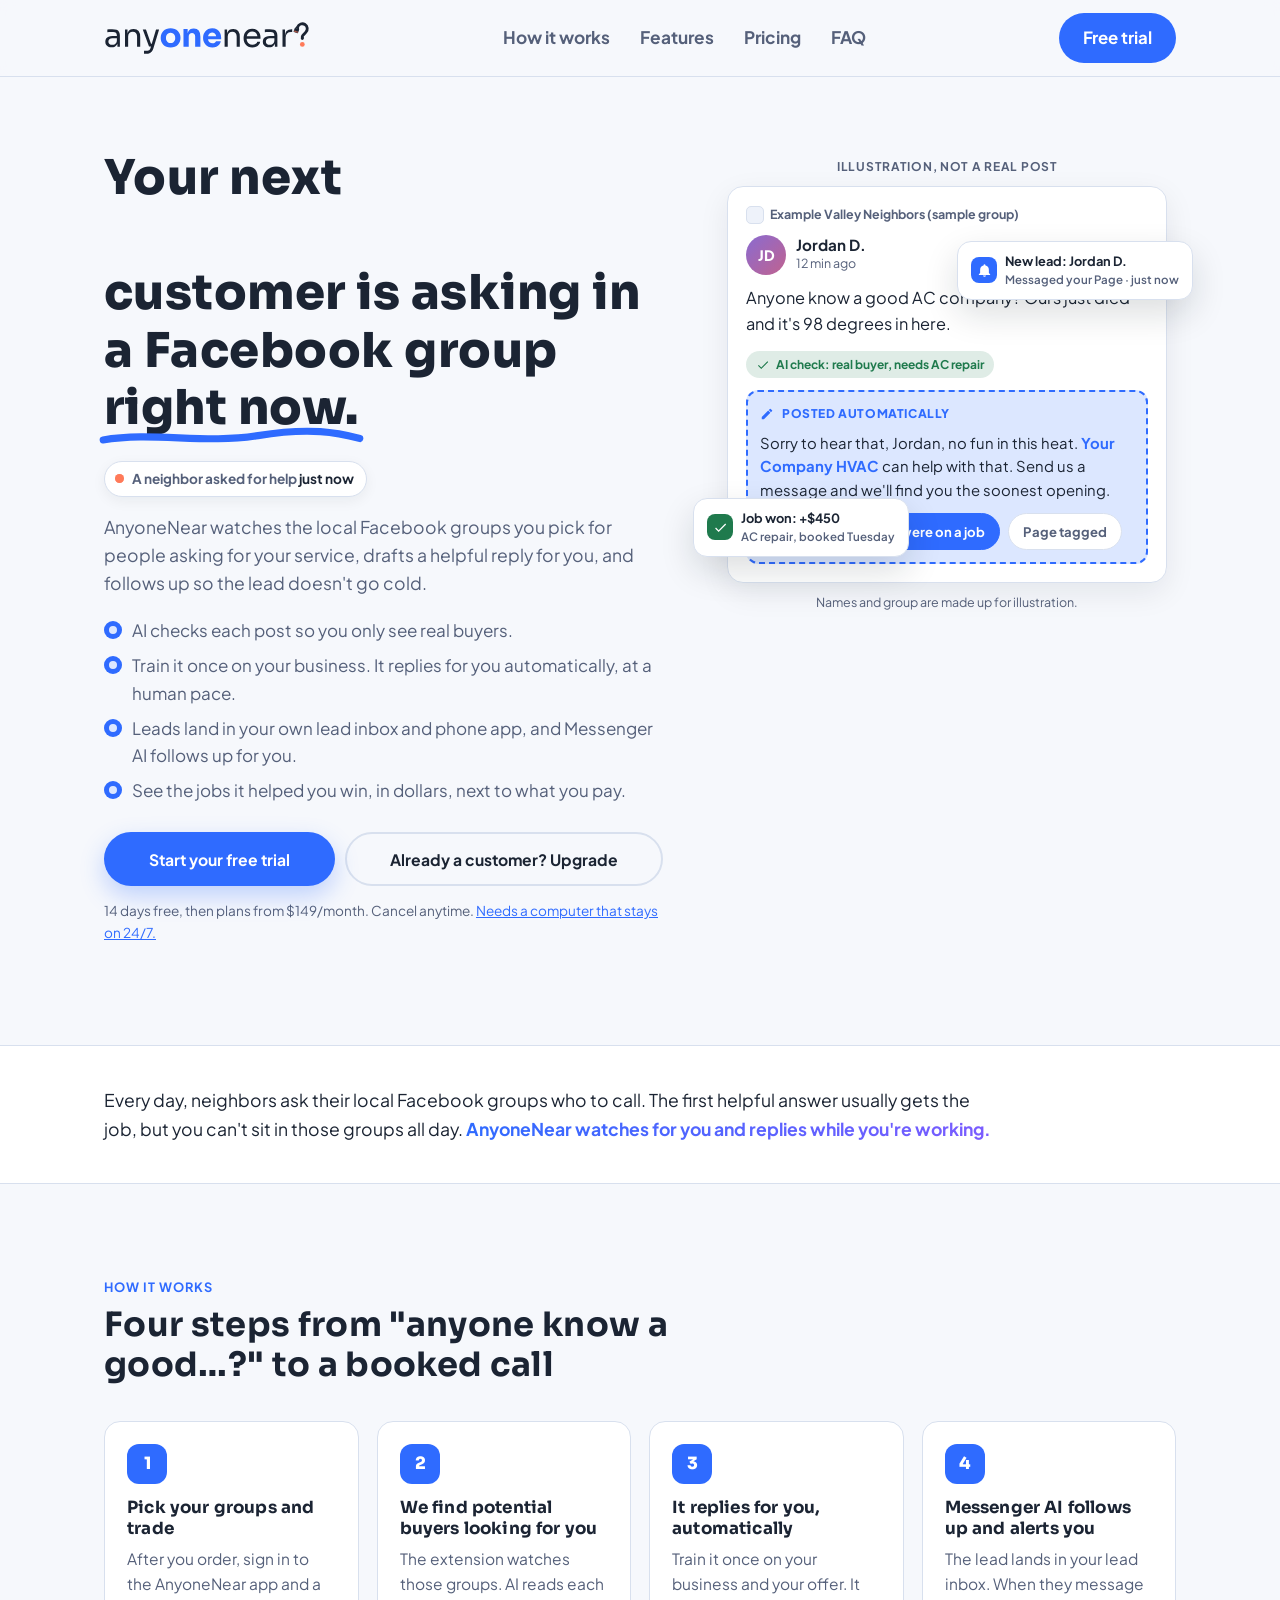
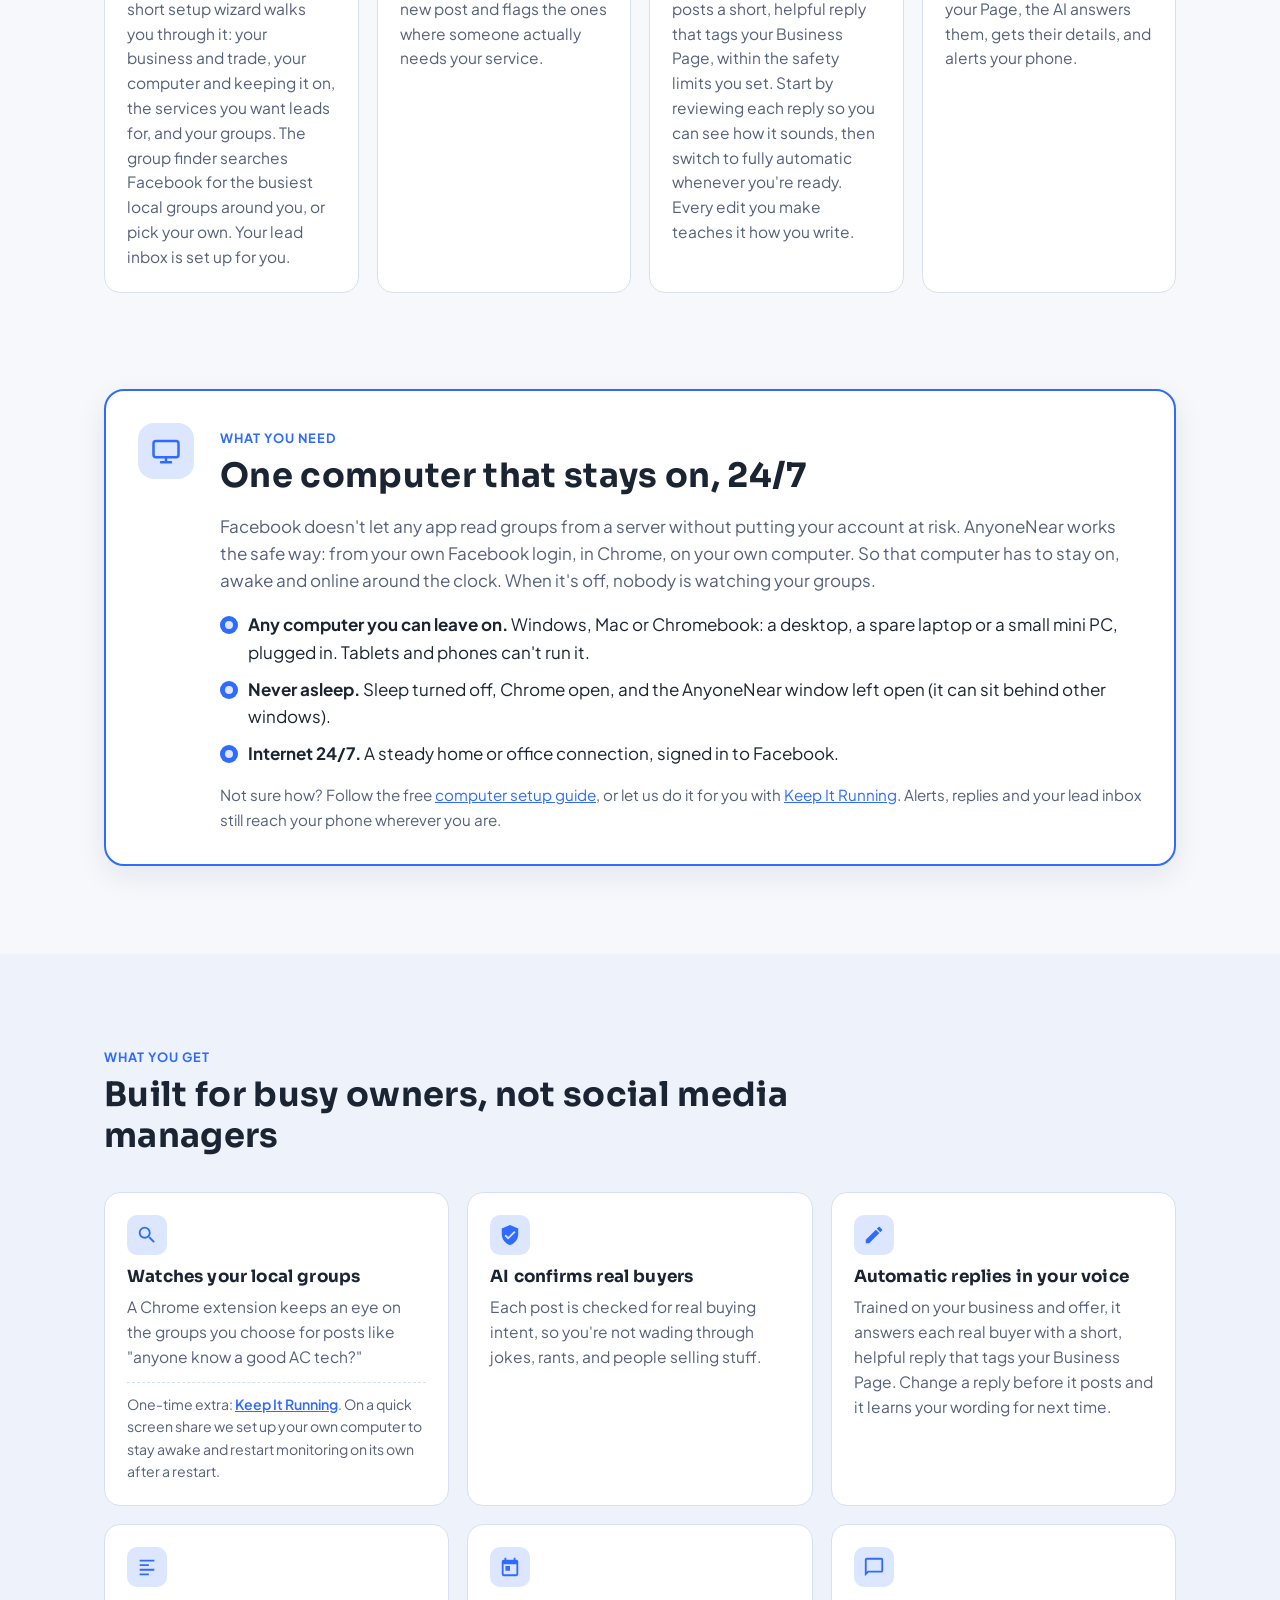
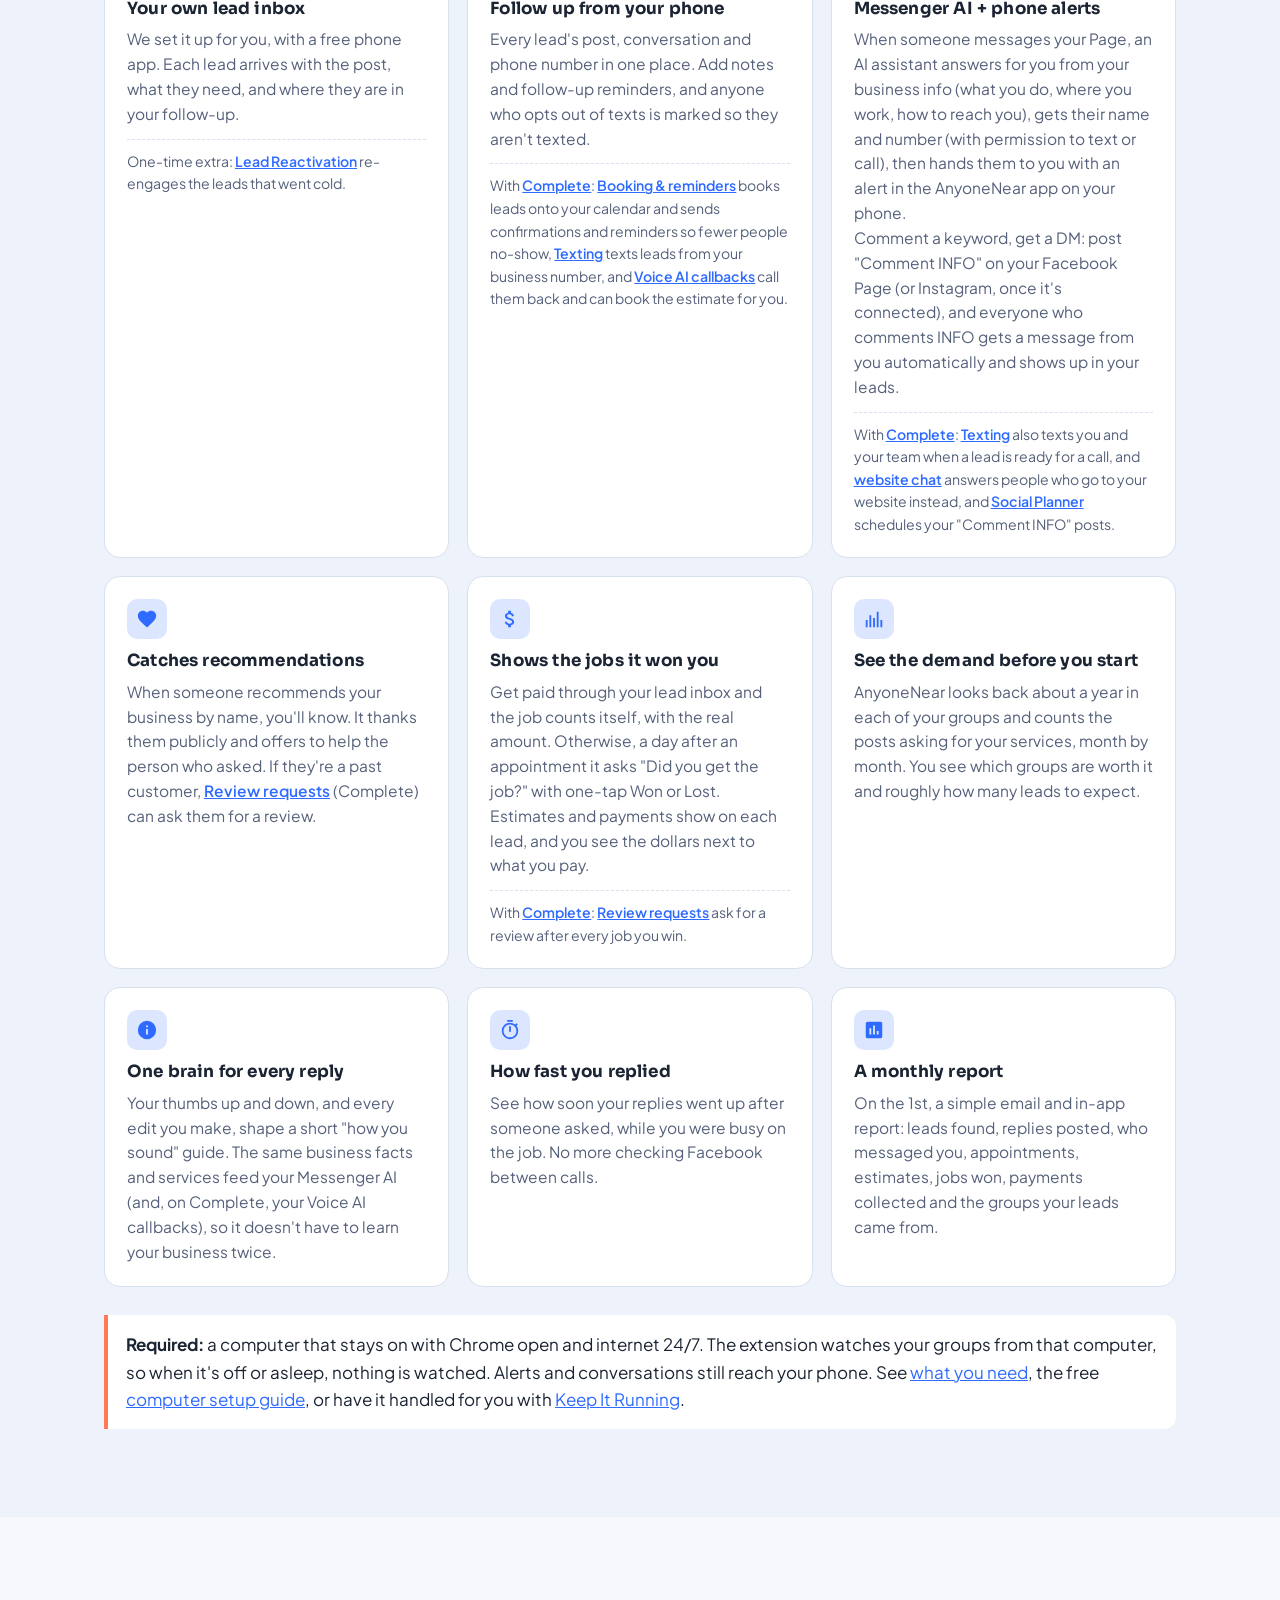
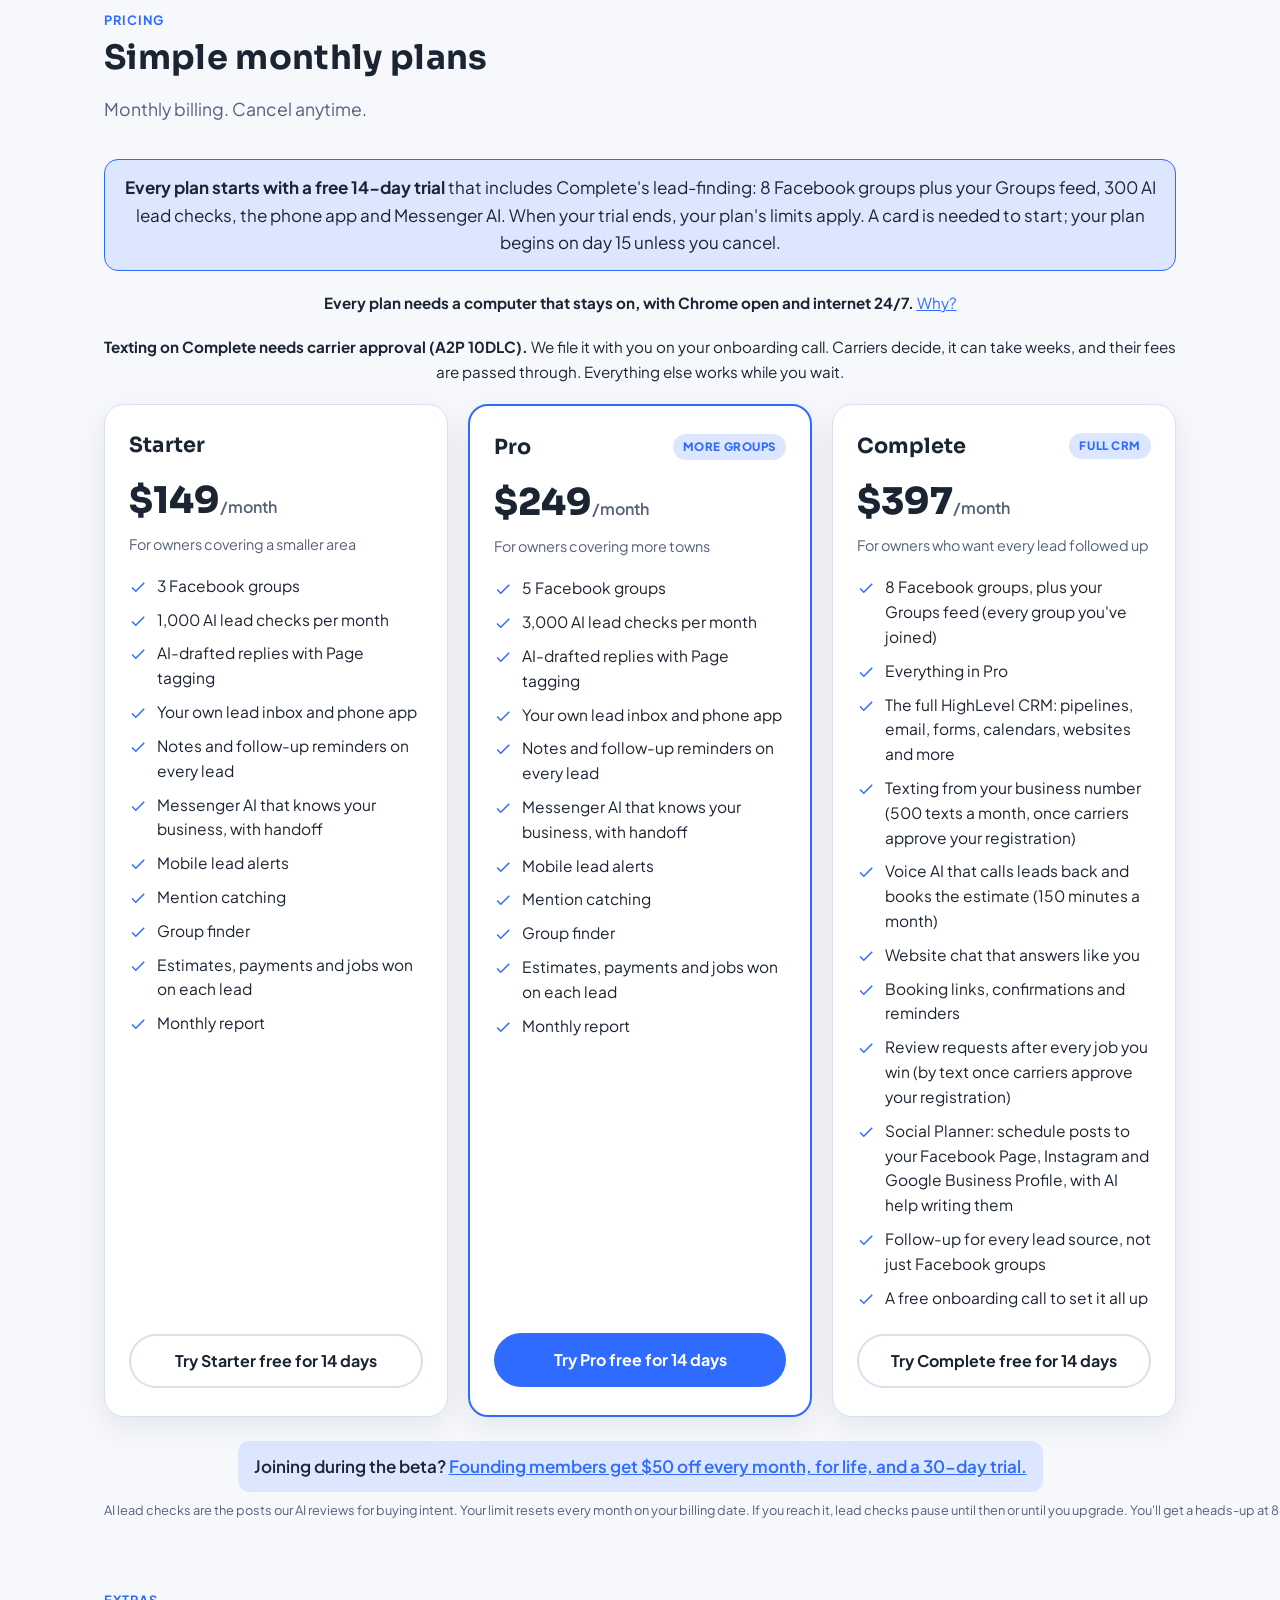
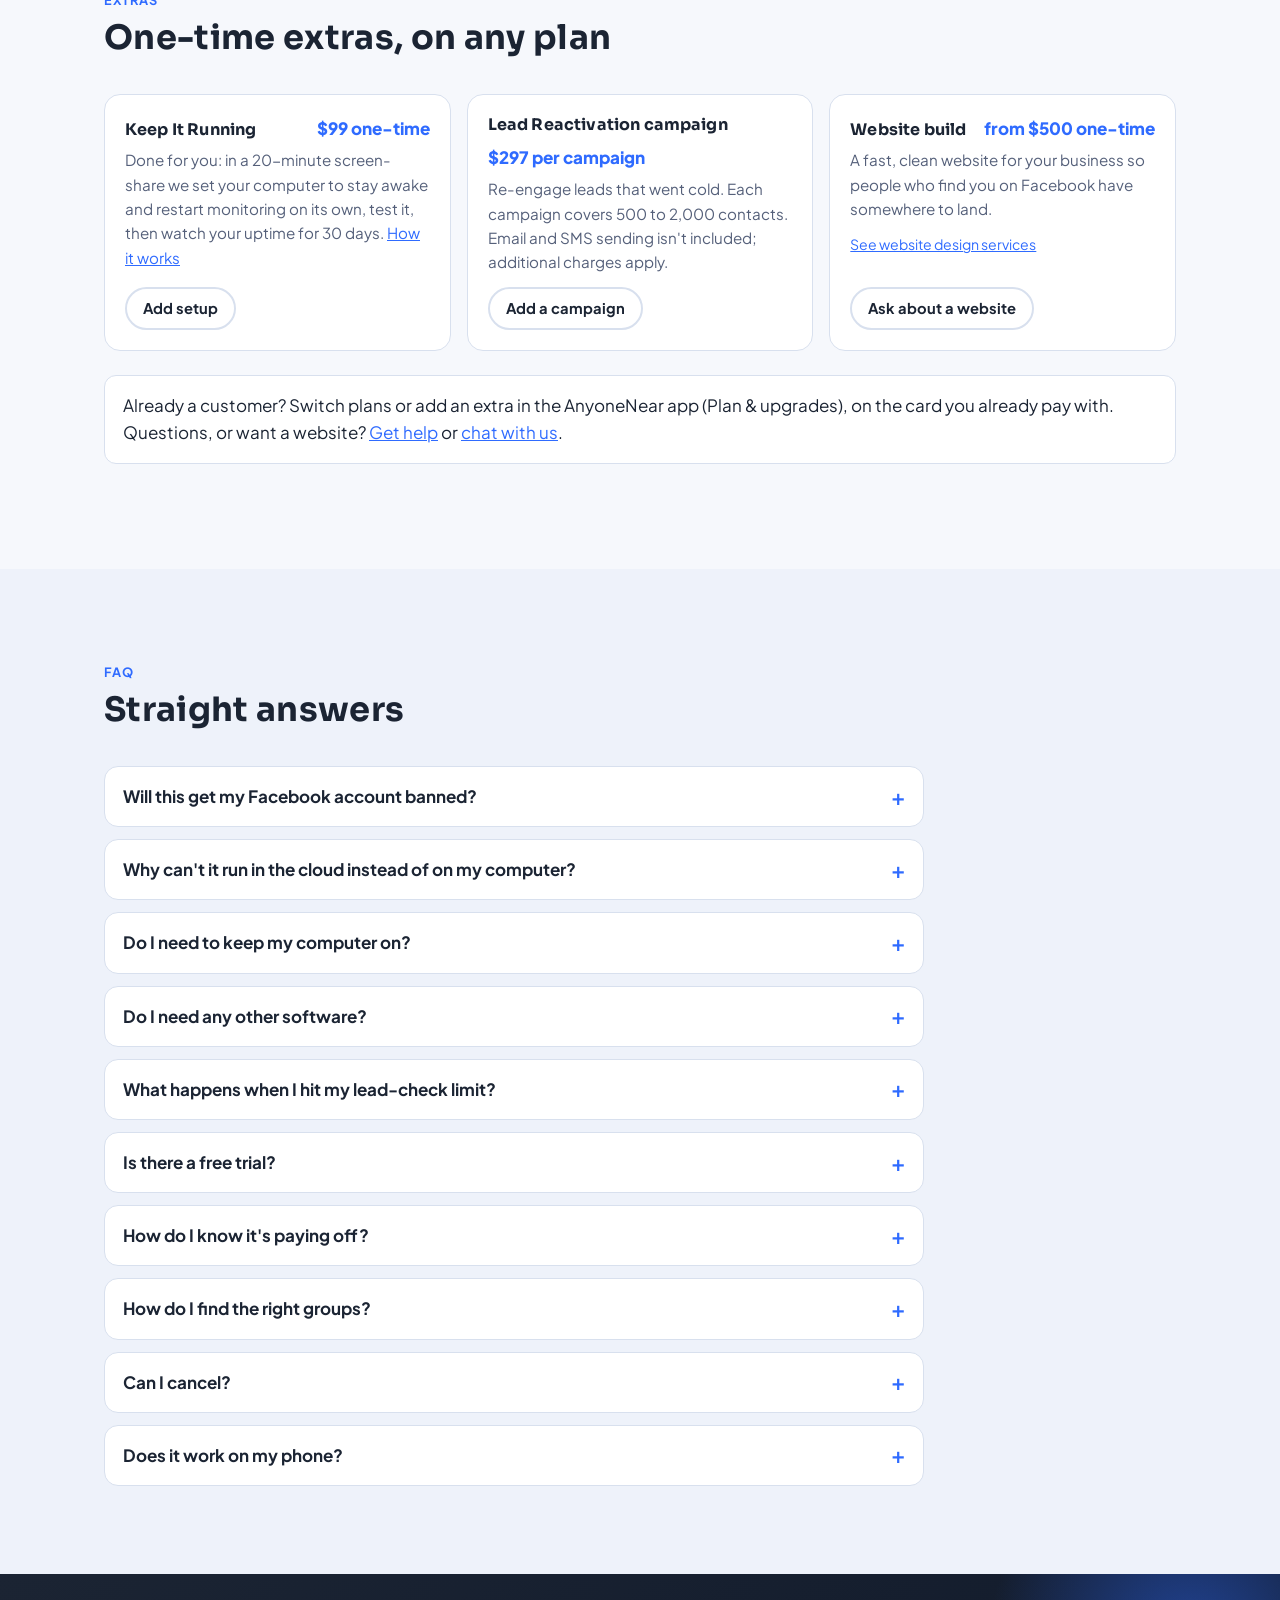
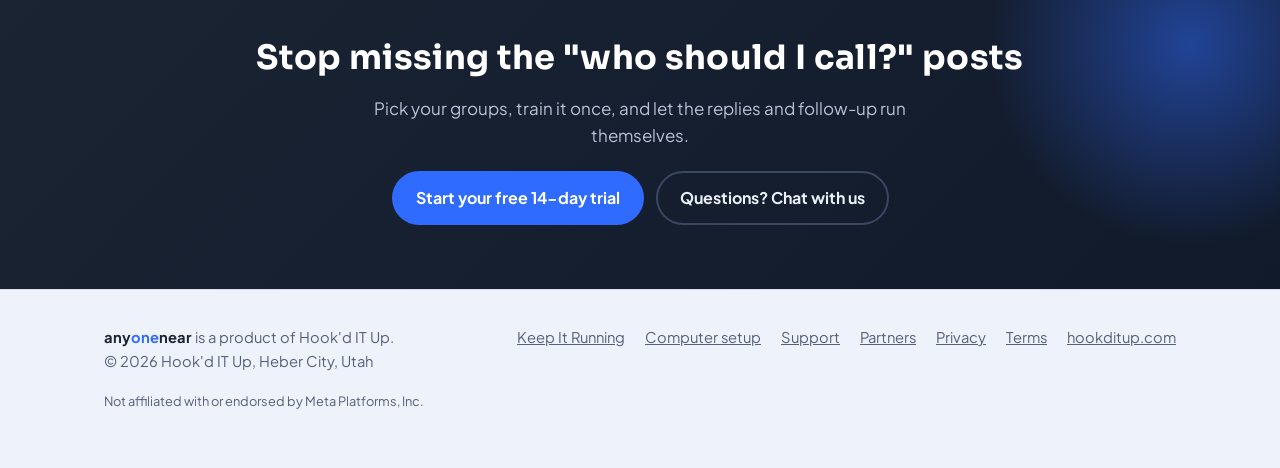
<file: index.html>
<!DOCTYPE html>
<html lang="en">
<head>
<meta charset="utf-8">
<meta name="viewport" content="width=device-width, initial-scale=1">
<title>AnyoneNear | Find Customers in Local Facebook Groups</title>
<meta name="description" content="AnyoneNear watches the local Facebook groups you choose for people asking for your service, replies automatically in your voice, follows up through Messenger AI and your own lead inbox, and shows you the jobs it won. By Hook'd IT Up, Heber City, Utah.">
<link rel="canonical" href="https://anyonenear.hookditup.com/">
<meta property="og:type" content="website">
<meta property="og:site_name" content="AnyoneNear">
<meta property="og:url" content="https://anyonenear.hookditup.com/">
<meta property="og:title" content="Your next customer is asking in a Facebook group right now.">
<meta property="og:description" content="AnyoneNear watches the local Facebook groups you pick for people asking for your service, drafts a helpful reply for you, and follows up so the lead doesn't go cold.">
<meta property="og:image" content="https://anyonenear.hookditup.com/og.png">
<meta property="og:image:width" content="1200">
<meta property="og:image:height" content="630">
<meta property="og:image:alt" content="AnyoneNear: Your next customer is asking in a Facebook group right now.">
<meta name="twitter:card" content="summary_large_image">
<meta name="twitter:title" content="Your next customer is asking in a Facebook group right now.">
<meta name="twitter:description" content="AnyoneNear watches the local Facebook groups you pick for people asking for your service, drafts a helpful reply for you, and follows up so the lead doesn't go cold.">
<meta name="twitter:image" content="https://anyonenear.hookditup.com/og.png">
<meta name="theme-color" content="#0b5f78">
<link rel="icon" href="logo.svg" type="image/svg+xml">
<link rel="icon" href="favicon-32.png" sizes="32x32" type="image/png">
<link rel="apple-touch-icon" href="apple-touch-icon.png">
<link rel="preconnect" href="https://fonts.googleapis.com">
<link rel="preconnect" href="https://fonts.gstatic.com" crossorigin>
<link href="https://fonts.googleapis.com/css2?family=Sora:wght@600;700&family=Plus+Jakarta+Sans:wght@400;500;600;700;800&display=swap" rel="stylesheet">
<style>
:root{
  --bg:#f6f8fc;
  --surface:#ffffff;
  --surface-2:#eef2fa;
  --text:#1b2433;
  --muted:#55607a;
  --border:#d8e0ee;
  --accent:#2f6bff;        /* AnyoneNear blue */
  --accent-hover:#1f55e0;
  --accent-soft:#dce7ff;
  --on-accent:#ffffff;
  --highlight:#ff7a59;     /* coral: the answer dot */
  --ok:#1f7a4d;
  --shadow:0 10px 30px rgba(15,28,36,.08);
  --radius:16px;
  --maxw:1120px;
}
@media (prefers-color-scheme: dark){
  :root{
    --bg:#0e1422;
    --surface:#161e30;
    --surface-2:#1c2640;
    --text:#eaf0fa;
    --muted:#a3afc6;
    --border:#2a3550;
    --accent:#6e9bff;
    --accent-hover:#93b5ff;
    --accent-soft:#1a2a55;
    --on-accent:#0b1530;
    --highlight:#ff9a7f;
    --ok:#5fd39a;
    --shadow:0 10px 30px rgba(0,0,0,.35);
  }
}
*,*::before,*::after{box-sizing:border-box}
html{scroll-behavior:smooth;-webkit-text-size-adjust:100%}
@media (prefers-reduced-motion: reduce){html{scroll-behavior:auto}}
body{
  margin:0;background:var(--bg);color:var(--text);
  font-family:"Plus Jakarta Sans",system-ui,-apple-system,"Segoe UI",Roboto,Arial,sans-serif;
  font-size:17px;line-height:1.6;overflow-x:hidden;
}
img{max-width:100%;height:auto;display:block}
a{color:var(--accent)}
a:hover{color:var(--accent-hover)}
:focus-visible{outline:3px solid var(--highlight);outline-offset:2px;border-radius:6px}
h1,h2,h3{font-family:"Sora","Plus Jakarta Sans",sans-serif;line-height:1.2;margin:0 0 .5em;letter-spacing:.01em}
h1{font-size:clamp(1.75rem,5.2vw,3rem);font-weight:800}
h2{font-size:clamp(1.4rem,3.6vw,2.1rem);font-weight:700}
h3{font-size:1.05rem;font-weight:700}
p{margin:0 0 1em}
.wrap{max-width:var(--maxw);margin:0 auto;padding:0 16px}
@media (min-width:640px){.wrap{padding:0 24px}}
.skip{position:absolute;left:-999px;top:0;background:var(--accent);color:var(--on-accent);padding:10px 14px;z-index:100}
.skip:focus{left:8px;top:8px}
.eyebrow{display:inline-block;font-weight:700;font-size:.8rem;letter-spacing:.08em;text-transform:uppercase;color:var(--accent);margin-bottom:.6em}
.lead{font-size:1.1rem;color:var(--muted)}
section{padding:64px 0}
@media (min-width:900px){section{padding:88px 0}}
.section-head{max-width:720px;margin-bottom:36px}

/* Buttons */
.btn{
  display:inline-flex;align-items:center;justify-content:center;gap:.5em;
  min-height:48px;padding:12px 22px;border-radius:999px;font-weight:700;font-size:1rem;
  text-decoration:none;border:2px solid transparent;cursor:pointer;transition:background .15s,color .15s,border-color .15s;
  text-align:center;
}
.btn-primary{background:var(--accent);color:var(--on-accent)}
.btn-lg{min-height:60px;padding:16px 34px;font-size:1.2rem;box-shadow:0 10px 24px rgba(47,107,255,.28)}
@media (max-width:480px){.btn-lg{font-size:1.05rem;padding:14px 20px;width:100%}}
.btn-primary:hover{background:var(--accent-hover);color:var(--on-accent)}
[hidden]{display:none!important}
.btn-ghost{background:transparent;color:var(--text);border-color:var(--border)}
.btn-ghost:hover{border-color:var(--accent);color:var(--accent)}
.btn-row{display:flex;flex-wrap:wrap;gap:12px}

/* Header */
header.site{position:sticky;top:0;z-index:50;background:var(--bg);background:color-mix(in srgb,var(--bg) 88%,transparent);backdrop-filter:saturate(1.4) blur(8px);border-bottom:1px solid var(--border)}
.nav{display:flex;align-items:center;justify-content:space-between;gap:12px;min-height:76px}
.brand{display:flex;align-items:center;gap:10px;text-decoration:none;color:var(--text);font-family:"Sora",sans-serif;font-weight:800;font-size:1rem;white-space:nowrap}
.brand img{height:34px;width:auto}
.nav ul{display:none;list-style:none;margin:0;padding:0;gap:30px}
.nav ul a{color:var(--muted);text-decoration:none;font-weight:700;font-size:1.08rem}
.nav ul a:hover{color:var(--accent)}
.nav .btn{min-height:48px;padding:10px 22px;font-size:1.05rem}
@media (max-width:480px){.nav .btn{min-height:42px;padding:8px 16px;font-size:.95rem}.brand img{height:28px}}
.nav .btn{white-space:nowrap}
@media (min-width:860px){.nav ul{display:flex}}

/* Hero */
.hero{padding:48px 0 64px}
.hero-grid{display:grid;gap:40px;align-items:center}
@media (min-width:900px){.hero-grid{grid-template-columns:1.1fr .9fr;gap:56px}.hero{padding:72px 0 88px}}
.hero .lead{max-width:560px}
.hero-points{list-style:none;padding:0;margin:20px 0 28px;display:grid;gap:8px}
.hero-points li{display:flex;gap:10px;align-items:flex-start;color:var(--muted)}
.hero-points li::before{content:"";flex:0 0 18px;height:18px;margin-top:4px;border-radius:50%;background:var(--accent-soft);box-shadow:inset 0 0 0 5px var(--accent)}
.fineprint{font-size:.85rem;color:var(--muted);margin-top:14px}
/* The two hero buttons sit side by side (stacked on a phone). */
.hero-grid > div{min-width:0}
@media (min-width:481px){
  .hero-ctas{gap:10px}
  .hero-ctas .btn{flex:1 1 auto;min-height:54px;padding:12px 18px;font-size:.98rem;white-space:nowrap}
}

/* Mock post illustration */
.mock{position:relative;max-width:440px;width:100%;margin:0 auto}
.mock-label{font-size:.75rem;font-weight:700;letter-spacing:.06em;text-transform:uppercase;color:var(--muted);text-align:center;margin-bottom:10px}
.post{background:var(--surface);border:1px solid var(--border);border-radius:var(--radius);box-shadow:var(--shadow);padding:18px}
.post-group{font-size:.78rem;font-weight:700;color:var(--muted);margin-bottom:10px;display:flex;align-items:center;gap:6px}
.post-group span{display:inline-block;width:18px;height:18px;border-radius:5px;background:var(--surface-2);border:1px solid var(--border)}
.post-head{display:flex;gap:10px;align-items:center;margin-bottom:10px}
.avatar{width:40px;height:40px;border-radius:50%;flex:0 0 40px;display:grid;place-items:center;font-weight:800;font-size:.9rem;color:#fff;background:linear-gradient(135deg,#8a6bd1,#c0628f)}
.avatar.biz{background:var(--accent);color:var(--on-accent);border-radius:10px}
.post-name{font-weight:700;font-size:.95rem;line-height:1.2}
.post-meta{font-size:.78rem;color:var(--muted)}
.post-body{font-size:1.02rem;margin:4px 0 14px}
.tag-intent{display:inline-flex;align-items:center;gap:6px;font-size:.75rem;font-weight:700;padding:4px 10px;border-radius:999px;background:color-mix(in srgb,var(--ok) 14%,transparent);color:var(--ok);margin-bottom:12px}
.draft{border:2px dashed var(--accent);border-radius:12px;padding:12px;background:var(--accent-soft)}
.draft-top{display:flex;align-items:center;gap:8px;font-size:.75rem;font-weight:800;letter-spacing:.05em;text-transform:uppercase;color:var(--accent);margin-bottom:8px}
.draft-text{font-size:.93rem;margin:0 0 10px}
.draft-text b{color:var(--accent)}
.draft-actions{display:flex;gap:8px;flex-wrap:wrap}
.chip{font-size:.82rem;font-weight:700;padding:7px 14px;border-radius:999px;border:1px solid var(--border);background:var(--surface);color:var(--muted)}
.chip.go{background:var(--accent);border-color:var(--accent);color:var(--on-accent)}
.mock-note{font-size:.78rem;color:var(--muted);text-align:center;margin-top:10px}

/* Problem strip */
.strip{background:var(--surface);border-top:1px solid var(--border);border-bottom:1px solid var(--border);padding:40px 0}
.strip p{margin:0;font-size:1.1rem;max-width:none;text-wrap:balance}
.strip strong{color:var(--accent)}

/* Steps */
.steps{list-style:none;margin:0;padding:0;display:grid;gap:18px;counter-reset:step}
@media (min-width:700px){.steps{grid-template-columns:repeat(2,1fr)}}
@media (min-width:1024px){.steps{grid-template-columns:repeat(4,1fr)}}
.steps li{counter-increment:step;background:var(--surface);border:1px solid var(--border);border-radius:var(--radius);padding:22px}
.steps li::before{content:counter(step);display:grid;place-items:center;width:40px;height:40px;border-radius:12px;background:var(--accent);color:var(--on-accent);font-family:"Sora",sans-serif;font-weight:800;margin-bottom:14px}
.steps p{color:var(--muted);margin:0;font-size:.97rem}

/* Features */
.alt{background:var(--surface-2)}
.features{display:grid;gap:18px}
@media (min-width:700px) and (max-width:1023px){.features{grid-template-columns:repeat(2,1fr)}
  .feature:last-child:nth-child(odd){grid-column:1/-1;justify-self:center;width:calc(50% - 9px)}}
@media (min-width:1024px){.features{grid-template-columns:repeat(6,1fr)}
  .feature{grid-column:span 2}
  .feature:nth-last-child(2):nth-child(3n+1){grid-column:2/span 2}
  .feature:last-child:nth-child(3n+1){grid-column:3/span 2}}
.fn{color:var(--highlight);margin-left:2px}
.footnote{margin:18px 0 0;font-size:.88rem;color:var(--muted)}
.footnote span{color:var(--highlight);margin-right:4px}
.feature{background:var(--surface);border:1px solid var(--border);border-radius:var(--radius);padding:22px}
.feature p{color:var(--muted);margin:0;font-size:.97rem}
.feature p.addon-note{margin-top:12px;padding-top:10px;border-top:1px dashed var(--border);font-size:.88rem}
.feature a{color:var(--accent);font-weight:600}
.addon{scroll-margin-top:90px}
.addon:target{outline:3px solid var(--accent);outline-offset:2px}
.icon{width:40px;height:40px;border-radius:10px;background:var(--accent-soft);color:var(--accent);display:grid;place-items:center;margin-bottom:12px}
.icon svg{width:22px;height:22px}
.honest{margin-top:28px;border-left:4px solid var(--highlight);background:var(--surface);border-radius:0 12px 12px 0;padding:16px 18px}
.honest p{margin:0}

/* Pricing */
.plans{display:grid;gap:20px;align-items:stretch}
@media (min-width:760px){.plans{grid-template-columns:repeat(3,1fr);max-width:1180px;margin:0 auto}}
#pricing .beta{display:table;margin:24px auto 8px}
.trial-note{grid-column:1/-1;margin:0;padding:14px 18px;border:1px solid var(--accent);border-radius:14px;background:var(--accent-soft);text-align:center}
#pricing .small.one-line{max-width:none;text-align:center;margin-left:auto;margin-right:auto}
@media (min-width:1100px){#pricing .small.one-line{white-space:nowrap;font-size:.8rem}}
.addons-head{max-width:none}
@media (min-width:900px){h2.one-line{white-space:nowrap}}
.plan{background:var(--surface);border:1px solid var(--border);border-radius:20px;padding:28px 24px;display:flex;flex-direction:column;box-shadow:var(--shadow)}
.plan.featured{border:2px solid var(--accent)}
.plan-top{display:flex;justify-content:space-between;align-items:center;gap:10px;flex-wrap:wrap;margin-bottom:6px}
.plan-top h3{margin:0;font-size:1.3rem}
.badge{font-size:.72rem;font-weight:800;letter-spacing:.05em;text-transform:uppercase;padding:4px 10px;border-radius:999px;background:var(--accent-soft);color:var(--accent)}
.price{font-family:"Sora",sans-serif;font-weight:800;font-size:2.3rem;margin:8px 0 2px}
.price small{font-family:"Plus Jakarta Sans",sans-serif;font-size:1rem;font-weight:600;color:var(--muted)}
.plan .per{color:var(--muted);font-size:.9rem;margin-bottom:18px}
.checks{list-style:none;padding:0;margin:0 0 24px;display:grid;gap:9px;flex:1;align-content:start}
.checks li{display:flex;gap:10px;align-items:flex-start;font-size:.97rem}
.checks li::before{content:"";flex:0 0 18px;height:18px;margin-top:4px;background:var(--accent);-webkit-mask:url("data:image/svg+xml,%3Csvg xmlns='http://www.w3.org/2000/svg' viewBox='0 0 24 24'%3E%3Cpath d='M9 16.2 4.8 12l-1.4 1.4L9 19 21 7l-1.4-1.4z'/%3E%3C/svg%3E") center/contain no-repeat;mask:url("data:image/svg+xml,%3Csvg xmlns='http://www.w3.org/2000/svg' viewBox='0 0 24 24'%3E%3Cpath d='M9 16.2 4.8 12l-1.4 1.4L9 19 21 7l-1.4-1.4z'/%3E%3C/svg%3E") center/contain no-repeat}
.plan .btn{width:100%}
.beta{margin:24px 0 8px;display:inline-block;background:var(--accent-soft);color:var(--text);border-radius:12px;padding:12px 16px;font-weight:600}
.small{font-size:.88rem;color:var(--muted);max-width:760px}

.addons-head{margin-top:64px}
.addons{display:grid;gap:16px}
@media (min-width:700px){.addons{grid-template-columns:repeat(2,1fr)}}
@media (min-width:1024px){.addons{grid-template-columns:repeat(3,1fr)}}
.addon{background:var(--surface);border:1px solid var(--border);border-radius:var(--radius);padding:20px;display:flex;flex-direction:column}
.addon-top{display:flex;justify-content:space-between;align-items:baseline;gap:10px;flex-wrap:wrap;margin-bottom:6px}
.addon h3{margin:0;font-size:1rem}
.addon .amt{font-weight:800;color:var(--accent);white-space:nowrap}
.addon p{color:var(--muted);font-size:.95rem;margin:0 0 12px;flex:1}
.addon .more{font-size:.88rem;margin-bottom:14px}
.addon .btn{min-height:42px;padding:8px 16px;font-size:.92rem;align-self:flex-start}
.addon.bundle{border:2px solid var(--highlight)}
.addon.bundle .amt{color:var(--text)}
.save{font-size:.72rem;font-weight:800;text-transform:uppercase;letter-spacing:.05em;padding:3px 9px;border-radius:999px;background:color-mix(in srgb,var(--highlight) 25%,transparent);color:var(--text)}
#addons-contact{margin-top:24px;padding:16px 18px;border-radius:12px;background:var(--surface);border:1px solid var(--border);scroll-margin-top:90px}
#addons-contact:target{outline:3px solid var(--highlight)}

/* FAQ */
.faq{max-width:820px;display:grid;gap:12px}
.faq details{background:var(--surface);border:1px solid var(--border);border-radius:14px;padding:0 18px}
.faq summary{cursor:pointer;list-style:none;padding:16px 28px 16px 0;font-weight:700;position:relative}
.faq summary::-webkit-details-marker{display:none}
.faq summary::after{content:"+";position:absolute;right:0;top:50%;transform:translateY(-50%);font-size:1.4rem;color:var(--accent);font-weight:600}
.faq details[open] summary::after{content:"\2212"}
.faq details p{color:var(--muted);margin:0 0 16px}

/* CTA band: ink card (brand "night") with the same blue button as the rest of
   the page, plus a soft blue glow and the coral answer dot */
.cta-band{position:relative;overflow:hidden;background:linear-gradient(135deg,#1b2433 0%,#111a2b 100%);color:#eaf0fa;border:1px solid #2a3550;border-radius:24px;padding:48px 24px;text-align:center;box-shadow:var(--shadow)}
.cta-band::before{content:"";position:absolute;right:-120px;top:-140px;width:360px;height:360px;border-radius:50%;background:radial-gradient(circle,rgba(47,107,255,.55),rgba(47,107,255,0) 68%);pointer-events:none}
.cta-band::after{content:"";position:absolute;left:28px;bottom:28px;width:14px;height:14px;border-radius:50%;background:var(--highlight);box-shadow:0 0 0 6px rgba(255,122,89,.18);pointer-events:none}
.cta-band>*{position:relative}
.cta-band h2{color:#fff}
.cta-band p{color:#b7c2d8;max-width:620px;margin:0 auto 22px}
.cta-band .btn-row{justify-content:center}
.cta-band .btn-primary{background:#2f6bff;color:#fff}
.cta-band .btn-primary:hover{background:#1f55e0;color:#fff}
.cta-band .btn-ghost{color:#eaf0fa;border-color:#3a4763}
.cta-band .btn-ghost:hover{border-color:#6e9bff;color:#9ebaff}
@media (prefers-color-scheme: dark){
  .cta-band{background:linear-gradient(135deg,#1c2640 0%,#161e30 100%);border-color:#2f3d5e}
}
/* The closing call to action fills the page width, so it reads as its own
   section between the FAQ and the footer. */
.cta-section{position:relative;overflow:hidden;background:linear-gradient(135deg,#1b2433 0%,#111a2b 100%);padding:64px 0;margin-top:0}
.cta-section .cta-band{background:none;border:0;box-shadow:none;border-radius:0;padding:0 8px;position:static;overflow:visible}
.cta-section::before{content:"";position:absolute;right:-120px;top:-140px;width:420px;height:420px;border-radius:50%;background:radial-gradient(circle,rgba(47,107,255,.5),rgba(47,107,255,0) 68%);pointer-events:none}
.cta-section .cta-band::before,.cta-section .cta-band::after{display:none}
@media (prefers-color-scheme: dark){.cta-section{background:linear-gradient(135deg,#1c2640 0%,#131b2c 100%);border-top:1px solid #2f3d5e;border-bottom:1px solid #2f3d5e}}

/* Footer */
footer{background:var(--surface-2);border-top:1px solid var(--border);padding:36px 0 44px;font-size:.92rem;color:var(--muted)}
.foot{display:flex;flex-direction:column;gap:14px}
@media (min-width:760px){.foot{flex-direction:row;justify-content:space-between;align-items:flex-start}}
.foot ul{list-style:none;margin:0;padding:0;display:flex;flex-wrap:wrap;gap:8px 20px}
.foot a{color:var(--muted)}
.foot a:hover{color:var(--accent)}
.disclaimer{font-size:.8rem;margin-top:18px}
/* What you need: the always-on computer */
.need-section{padding-top:8px}
.need{display:grid;gap:18px;background:var(--surface);border:2px solid var(--accent);border-radius:20px;padding:26px 22px;box-shadow:var(--shadow)}
@media (min-width:760px){.need{grid-template-columns:auto 1fr;gap:26px;padding:32px}}
.need-icon{width:56px;height:56px;border-radius:16px;background:var(--accent-soft);color:var(--accent);display:grid;place-items:center}
.need-icon svg{width:30px;height:30px}
.need p{color:var(--muted)}
.need-list{list-style:none;padding:0;margin:0 0 16px;display:grid;gap:10px}
.need-list li{padding-left:28px;position:relative}
.need-list li::before{content:"";position:absolute;left:0;top:5px;width:18px;height:18px;border-radius:50%;background:var(--accent-soft);box-shadow:inset 0 0 0 5px var(--accent)}
.need-help{margin:0;font-size:.95rem}
.req-note{grid-column:1/-1;margin:0;text-align:center;font-size:.95rem;color:var(--text)}
/* ── Motion and character (2026-10-06) ─────────────────────────────────────
   Everything here is decoration: without JavaScript, or with reduced motion
   on, the page looks exactly as before (all content visible, nothing moves). */
.hero{position:relative;overflow:hidden}
.now{position:relative;white-space:nowrap;display:inline-block}
/* A marker-style underline that draws itself under "right now." */
.now .scribble{position:absolute;left:-2%;right:-2%;bottom:-.22em;width:104%;height:.42em;overflow:visible;pointer-events:none}
.now .scribble path{fill:none;stroke:var(--accent);stroke-width:5;stroke-linecap:round;stroke-linejoin:round}
/* "Your next [roofing] customer": the trade word swaps (JS adds it). */
.trade{display:inline-block;white-space:nowrap;color:var(--accent);position:relative;transition:opacity .35s ease,transform .35s ease}
h1.stack .trade{display:block;width:max-content}
h1.stack .trade + br{display:none}
.trade.out{opacity:0;transform:translateY(-.25em)}
.trade.in-from{opacity:0;transform:translateY(.25em)}
/* "A neighbor posted 9 seconds ago": makes "right now" literal. */
.live-chip{display:flex;width:max-content;max-width:100%;white-space:nowrap;align-items:center;gap:8px;margin:4px 0 16px;padding:6px 12px 6px 10px;border-radius:999px;background:var(--surface);border:1px solid var(--border);font-size:.85rem;font-weight:700;color:var(--muted);box-shadow:0 4px 14px rgba(15,28,36,.06)}
.live-chip b{color:var(--text);font-variant-numeric:tabular-nums}
.live-dot{display:inline-block;width:9px;height:9px;border-radius:50%;background:var(--highlight);position:relative;flex:none}
.live-dot::after{content:"";position:absolute;inset:0;border-radius:50%;background:var(--highlight);opacity:.5}
.float{position:absolute;z-index:2;display:flex;align-items:center;gap:8px;padding:9px 13px;border-radius:14px;background:var(--surface);border:1px solid var(--border);box-shadow:0 14px 34px rgba(15,28,36,.14);font-size:.8rem;font-weight:700;color:var(--text);white-space:nowrap;pointer-events:none}
.float .ic{width:26px;height:26px;border-radius:8px;display:grid;place-items:center;color:#fff;flex:none}
.float .ic svg{width:15px;height:15px}
.float small{display:block;font-weight:600;color:var(--muted);font-size:.72rem}
.float.f1{top:84px;right:-26px}.float.f1 .ic{background:var(--accent)}
.float.f2{bottom:56px;left:-34px}.float.f2 .ic{background:var(--ok)}
@media (max-width:520px){.float.f1{right:-6px;top:84px}.float.f2{left:-6px;bottom:50px}}
.typing{display:none;gap:4px;align-items:center;padding:10px 14px;border-radius:14px;background:var(--surface-2);width:max-content;margin:0 0 12px}
.typing span{width:7px;height:7px;border-radius:50%;background:var(--muted)}
.steps li,.feature,.plan,.addon{transition:transform .25s ease,box-shadow .25s ease,border-color .25s ease}
.btn-primary{position:relative;overflow:hidden}
.btn-primary::after{content:"";position:absolute;top:0;bottom:0;left:-60%;width:40%;background:linear-gradient(100deg,transparent,rgba(255,255,255,.35),transparent);transform:skewX(-18deg);pointer-events:none;opacity:0}
/* The strip's key sentence: blue gradient text, with a shine now and then. */
.strip strong{background:linear-gradient(100deg,var(--accent) 0%,#7b5cff 50%,var(--accent) 100%);background-size:200% 100%;-webkit-background-clip:text;background-clip:text;color:transparent}
@supports not ((-webkit-background-clip:text) or (background-clip:text)){.strip strong{color:var(--accent);background:none}}

@media (prefers-reduced-motion: no-preference){
  /* The hero plays out: post, AI check, typing, reply, then the toasts. */
  .js-motion .mock .post-head,.js-motion .mock .post-body,.js-motion .mock .tag-intent,.js-motion .mock .draft,.js-motion .mock .chip,.js-motion .mock .float{opacity:0}
  .js-motion .mock.play .post-head{animation:rise .5s ease-out .1s forwards}
  .js-motion .mock.play .post-body{animation:rise .5s ease-out .45s forwards}
  .js-motion .mock.play .tag-intent{animation:pop .45s cubic-bezier(.2,1.4,.4,1) 1.3s forwards;position:relative;overflow:hidden}
  .js-motion .mock.play .tag-intent::after{content:"";position:absolute;inset:0;background:linear-gradient(90deg,transparent,rgba(255,255,255,.7),transparent);transform:translateX(-100%);animation:scan .9s ease-in-out 1.5s}
  .js-motion .mock.play .typing{display:flex;animation:typing-life 1.5s linear 2.1s both}
  .js-motion .mock.play .typing span{animation:bounce .9s ease-in-out infinite}
  .js-motion .mock.play .typing span:nth-child(2){animation-delay:.15s}.js-motion .mock.play .typing span:nth-child(3){animation-delay:.3s}
  .js-motion .mock .draft{max-height:0;padding-block:0;border-width:0;overflow:hidden}
  .js-motion .mock.play .draft{animation:unfold .7s cubic-bezier(.2,.8,.2,1) 3.6s forwards}
  .js-motion .mock.play .chip{animation:pop .4s cubic-bezier(.2,1.4,.4,1) 4.3s forwards}
  .js-motion .mock.play .chip+.chip{animation-delay:4.5s}
  .js-motion .mock.play .float.f1{animation:toast-in .6s cubic-bezier(.2,1.3,.4,1) 5s forwards,bob 5s ease-in-out 5.6s infinite}
  .js-motion .mock.play .float.f2{animation:toast-in .6s cubic-bezier(.2,1.3,.4,1) 6.2s forwards,bob 6s ease-in-out 6.8s infinite reverse}
  /* Grows downward from a fixed top while it plays (the column is otherwise centred). */
  @media (min-width:900px){.js-motion .hero-grid{align-items:start}.js-motion .mock{margin-top:8px}}
  .js-motion .mock .post{transition:transform .4s ease}
  .js-motion .mock.play .post{animation:settle 6.5s ease-in-out 1 forwards}

  .live-dot::after{animation:ping 1.8s cubic-bezier(0,0,.2,1) infinite}
  .js-motion .strip.in strong{animation:text-shine 6s ease-in-out 1s infinite}
  .js-motion .now .scribble path{stroke-dasharray:var(--len,400);stroke-dashoffset:var(--len,400);transition:stroke-dashoffset 1.1s cubic-bezier(.6,0,.3,1) .6s}
  .js-motion.ready .now .scribble path{stroke-dashoffset:0}

  /* Sections slide up as they come into view, a beat apart. */
  .js-motion .rv{opacity:0;transform:translateY(22px);transition:opacity .6s ease,transform .6s cubic-bezier(.2,.8,.2,1);transition-delay:calc(var(--d,0) * 90ms)}
  .js-motion .rv.in{opacity:1;transform:none}
  .js-motion .steps li.in::before{animation:pop .5s cubic-bezier(.2,1.4,.4,1) calc(var(--d,0) * 90ms + .25s) both}
  .steps li:hover,.feature:hover,.addon:hover{transform:translateY(-4px);box-shadow:var(--shadow);border-color:color-mix(in srgb,var(--accent) 40%,var(--border))}
  .plan:hover{transform:translateY(-4px)}
  .feature:hover .icon{animation:wiggle .5s ease}
  .btn-primary:hover::after{opacity:1;animation:sheen .8s ease}
  .btn-lg{transition:background .15s,transform .2s,box-shadow .2s}
  .btn-lg:hover{transform:translateY(-2px);box-shadow:0 14px 30px rgba(47,107,255,.36)}
}
@keyframes unfold{0%{opacity:0;max-height:0;padding-block:0;border-width:0}1%{border-width:2px;padding-block:12px}100%{opacity:1;max-height:320px;padding-block:12px;border-width:2px}}
@keyframes rise{from{opacity:0;transform:translateY(12px)}to{opacity:1;transform:none}}
@keyframes pop{0%{opacity:0;transform:scale(.6)}100%{opacity:1;transform:scale(1)}}
@keyframes scan{to{transform:translateX(100%)}}
@keyframes bounce{0%,60%,100%{transform:translateY(0);opacity:.5}30%{transform:translateY(-4px);opacity:1}}
@keyframes typing-life{0%{opacity:0;max-height:0;margin:0;padding-block:0}12%,85%{opacity:1;max-height:40px;margin:0 0 12px;padding-block:10px}100%{opacity:0;max-height:0;margin:0;padding-block:0}}
@keyframes toast-in{from{opacity:0;transform:translateY(14px) scale(.9)}to{opacity:1;transform:none}}
@keyframes bob{0%,100%{transform:translateY(0)}50%{transform:translateY(-6px)}}
@keyframes settle{0%{transform:rotate(-1.2deg) translateY(6px)}18%{transform:rotate(0) translateY(0)}100%{transform:rotate(0)}}
@keyframes text-shine{0%,60%{background-position:100% 0}100%{background-position:-100% 0}}
@keyframes ping{0%{transform:scale(1);opacity:.55}80%,100%{transform:scale(2.8);opacity:0}}
@keyframes wiggle{0%,100%{transform:rotate(0)}25%{transform:rotate(-10deg)}75%{transform:rotate(8deg)}}
@keyframes sheen{from{left:-60%}to{left:130%}}
</style>
<script src="/analytics.js" defer></script>
</head>
<body>
<a class="skip" href="#main">Skip to content</a>

<header class="site">
  <div class="wrap nav">
    <a class="brand" href="#top" aria-label="AnyoneNear home">
      <picture><source srcset="wordmark-white.svg" media="(prefers-color-scheme: dark)"><img src="wordmark-night.svg" alt="AnyoneNear" width="205" height="34"></picture>
    </a>
    <nav aria-label="Main">
      <ul>
        <li><a href="#how">How it works</a></li>
        <li><a href="#features">Features</a></li>
        <li><a href="#pricing">Pricing</a></li>
        <li><a href="#faq">FAQ</a></li>
      </ul>
    </nav>
    <a class="btn btn-primary" data-trial-link href="#join">Free trial</a>
  </div>
</header>

<main id="main">
  <!-- HERO -->
  <section class="hero" id="top" aria-labelledby="hero-title">
    <div class="wrap hero-grid">
      <div>
        <h1 id="hero-title">Your next customer is asking in a Facebook group <span class="now">right now.<svg class="scribble" viewBox="0 0 200 14" preserveAspectRatio="none" aria-hidden="true"><path d="M3 9 C 40 3, 80 12, 120 6 S 180 4, 197 8"/></svg></span></h1>
        <p class="live-chip" data-live-chip hidden><i class="live-dot" aria-hidden="true"></i><span>A neighbor asked for help <b data-live-ago>just now</b></span></p>
        <p class="lead">AnyoneNear watches the local Facebook groups you pick for people asking for your service, drafts a helpful reply for you, and follows up so the lead doesn't go cold.</p>
        <ul class="hero-points">
          <li>AI checks each post so you only see real buyers.</li>
          <li>Train it once on your business. It replies for you automatically, at a human pace.</li>
          <li>Leads land in your own lead inbox and phone app, and Messenger AI follows up for you.</li>
          <li>See the jobs it helped you win, in dollars, next to what you pay.</li>
        </ul>
        <div class="btn-row hero-ctas">
          <a class="btn btn-primary btn-lg" data-trial-link href="#join">Start your free trial</a>
          <a class="btn btn-ghost" data-upgrade-link href="https://anyonenear-app.vercel.app/#/upgrades">Already a customer? Upgrade</a>
        </div>
        <p class="fineprint">14 days free, then plans from $149/month. Cancel anytime. <a href="#need">Needs a computer that stays on 24/7.</a></p>
      </div>

      <figure class="mock" aria-label="Illustration: a sample Facebook group post asking for an AC company, with a reply AnyoneNear posted automatically">
        <div class="mock-label" aria-hidden="true">Illustration, not a real post</div>
        <div class="post" aria-hidden="true">
          <div class="post-group"><span></span> Example Valley Neighbors (sample group)</div>
          <div class="post-head">
            <div class="avatar">JD</div>
            <div>
              <div class="post-name">Jordan D.</div>
              <div class="post-meta">12 min ago</div>
            </div>
          </div>
          <p class="post-body">Anyone know a good AC company? Ours just died and it's 98 degrees in here.</p>
          <div class="tag-intent">
            <svg width="14" height="14" viewBox="0 0 24 24" fill="currentColor"><path d="M9 16.2 4.8 12l-1.4 1.4L9 19 21 7l-1.4-1.4z"/></svg>
            AI check: real buyer, needs AC repair
          </div>
          <div class="typing" aria-hidden="true"><span></span><span></span><span></span></div>
          <div class="draft">
            <div class="draft-top">
              <svg width="14" height="14" viewBox="0 0 24 24" fill="currentColor"><path d="M3 17.25V21h3.75L17.8 9.94l-3.75-3.75zM20.7 7.04a1 1 0 0 0 0-1.41l-2.34-2.34a1 1 0 0 0-1.41 0l-1.83 1.83 3.75 3.75z"/></svg>
              Posted automatically
            </div>
            <p class="draft-text">Sorry to hear that, Jordan, no fun in this heat. <b>Your Company HVAC</b> can help with that. Send us a message and we'll find you the soonest opening.</p>
            <div class="draft-actions">
              <span class="chip go">&#10003; Posted while you were on a job</span>
              <span class="chip">Page tagged</span>
            </div>
          </div>
        </div>
        <div class="float f1" aria-hidden="true"><span class="ic"><svg viewBox="0 0 24 24" fill="currentColor"><path d="M12 22a2.5 2.5 0 0 0 2.45-2h-4.9A2.5 2.5 0 0 0 12 22m7-6V11a7 7 0 0 0-5.5-6.84V3.5a1.5 1.5 0 0 0-3 0v.66A7 7 0 0 0 5 11v5l-2 2v1h18v-1z"/></svg></span><span>New lead: Jordan D.<small>Messaged your Page · just now</small></span></div>
        <div class="float f2" aria-hidden="true"><span class="ic"><svg viewBox="0 0 24 24" fill="currentColor"><path d="M9 16.2 4.8 12l-1.4 1.4L9 19 21 7l-1.4-1.4z"/></svg></span><span>Job won: +$450<small>AC repair, booked Tuesday</small></span></div>
        <figcaption class="mock-note">Names and group are made up for illustration.</figcaption>
      </figure>
    </div>
  </section>

  <!-- PROBLEM -->
  <div class="strip">
    <div class="wrap">
      <p>Every day, neighbors ask their local Facebook groups who to call. The first helpful answer usually gets the job, but you can't sit in those groups all day. <strong>AnyoneNear watches for you and replies while you're working.</strong></p>
    </div>
  </div>

  <!-- HOW IT WORKS -->
  <section id="how" aria-labelledby="how-title">
    <div class="wrap">
      <div class="section-head">
        <span class="eyebrow">How it works</span>
        <h2 id="how-title">Four steps from "anyone know a good…?" to a booked call</h2>
      </div>
      <ol class="steps">
        <li>
          <h3>Pick your groups and trade</h3>
          <p>After you order, sign in to the AnyoneNear app and a short setup wizard walks you through it: your business and trade, your computer and keeping it on, the services you want leads for, and your groups. The group finder searches Facebook for the busiest local groups around you, or pick your own. Your lead inbox is set up for you.</p>
        </li>
        <li>
          <h3>We find potential buyers looking for you</h3>
          <p>The extension watches those groups. AI reads each new post and flags the ones where someone actually needs your service.</p>
        </li>
        <li>
          <h3>It replies for you, automatically</h3>
          <p>Train it once on your business and your offer. It posts a short, helpful reply that tags your Business Page, within the safety limits you set. Start by reviewing each reply so you can see how it sounds, then switch to fully automatic whenever you're ready. Every edit you make teaches it how you write.</p>
        </li>
        <li>
          <h3>Messenger AI follows up and alerts you</h3>
          <p>The lead lands in your lead inbox. When they message your Page, the AI answers them, gets their details, and alerts your phone.</p>
        </li>
      </ol>
    </div>
  </section>

  <!-- WHAT YOU NEED -->
  <section id="need" class="need-section" aria-labelledby="need-title">
    <div class="wrap">
      <div class="need">
        <div class="need-icon" aria-hidden="true"><svg viewBox="0 0 24 24" fill="none" stroke="currentColor" stroke-width="2" stroke-linecap="round" stroke-linejoin="round"><rect x="2" y="4" width="20" height="13" rx="2"/><path d="M8 21h8M12 17v4"/></svg></div>
        <div>
          <span class="eyebrow">What you need</span>
          <h2 id="need-title">One computer that stays on, 24/7</h2>
          <p>Facebook doesn't let any app read groups from a server without putting your account at risk. AnyoneNear works the safe way: from your own Facebook login, in Chrome, on your own computer. So that computer has to stay on, awake and online around the clock. When it's off, nobody is watching your groups.</p>
          <ul class="need-list">
            <li><b>Any computer you can leave on.</b> Windows, Mac or Chromebook: a desktop, a spare laptop or a small mini PC, plugged in. Tablets and phones can't run it.</li>
            <li><b>Never asleep.</b> Sleep turned off, Chrome open, and the AnyoneNear window left open (it can sit behind other windows).</li>
            <li><b>Internet 24/7.</b> A steady home or office connection, signed in to Facebook.</li>
          </ul>
          <p class="need-help">Not sure how? Follow the free <a href="/computer-setup/">computer setup guide</a>, or let us do it for you with <a href="#addon-keep-running">Keep It Running</a>. Alerts, replies and your lead inbox still reach your phone wherever you are.</p>
        </div>
      </div>
    </div>
  </section>

  <!-- FEATURES -->
  <section id="features" class="alt" aria-labelledby="features-title">
    <div class="wrap">
      <div class="section-head">
        <span class="eyebrow">What you get</span>
        <h2 id="features-title">Built for busy owners, not social media managers</h2>
      </div>
      <div class="features">
        <article class="feature">
          <div class="icon" aria-hidden="true"><svg viewBox="0 0 24 24" fill="currentColor"><path d="M15.5 14h-.79l-.28-.27A6.47 6.47 0 0 0 16 9.5 6.5 6.5 0 1 0 9.5 16c1.61 0 3.09-.59 4.23-1.57l.27.28v.79l5 4.99L20.49 19zm-6 0C7.01 14 5 11.99 5 9.5S7.01 5 9.5 5 14 7.01 14 9.5 11.99 14 9.5 14"/></svg></div>
          <h3>Watches your local groups</h3>
          <p>A Chrome extension keeps an eye on the groups you choose for posts like "anyone know a good AC tech?"</p>
          <p class="addon-note">One-time extra: <a href="#addon-keep-running">Keep It Running</a>. On a quick screen share we set up your own computer to stay awake and restart monitoring on its own after a restart.</p>
        </article>
        <article class="feature">
          <div class="icon" aria-hidden="true"><svg viewBox="0 0 24 24" fill="currentColor"><path d="M12 1 3 5v6c0 5.55 3.84 10.74 9 12 5.16-1.26 9-6.45 9-12V5zm-2 16-4-4 1.41-1.41L10 14.17l6.59-6.59L18 9z"/></svg></div>
          <h3>AI confirms real buyers</h3>
          <p>Each post is checked for real buying intent, so you're not wading through jokes, rants, and people selling stuff.</p>
        </article>
        <article class="feature">
          <div class="icon" aria-hidden="true"><svg viewBox="0 0 24 24" fill="currentColor"><path d="M3 17.25V21h3.75L17.8 9.94l-3.75-3.75zM20.7 7.04a1 1 0 0 0 0-1.41l-2.34-2.34a1 1 0 0 0-1.41 0l-1.83 1.83 3.75 3.75z"/></svg></div>
          <h3>Automatic replies in your voice</h3>
          <p>Trained on your business and offer, it answers each real buyer with a short, helpful reply that tags your Business Page. Change a reply before it posts and it learns your wording for next time.</p>
        </article>
        <article class="feature">
          <div class="icon" aria-hidden="true"><svg viewBox="0 0 24 24" fill="currentColor"><path d="M4 4h16v2H4zm0 5h10v2H4zm0 5h16v2H4zm0 5h10v2H4z"/></svg></div>
          <h3>Your own lead inbox</h3>
          <p>We set it up for you, with a free phone app. Each lead arrives with the post, what they need, and where they are in your follow-up.</p>
          <p class="addon-note">One-time extra: <a href="#addon-reactivation">Lead Reactivation</a> re-engages the leads that went cold.</p>
        </article>
        <article class="feature">
          <div class="icon" aria-hidden="true"><svg viewBox="0 0 24 24" fill="currentColor"><path d="M19 4h-1V2h-2v2H8V2H6v2H5a2 2 0 0 0-2 2v14a2 2 0 0 0 2 2h14a2 2 0 0 0 2-2V6a2 2 0 0 0-2-2m0 16H5V9h14zM7 11h5v5H7z"/></svg></div>
          <h3>Follow up from your phone</h3>
          <p>Every lead's post, conversation and phone number in one place. Add notes and follow-up reminders, and anyone who opts out of texts is marked so they aren't texted.</p>
          <p class="addon-note">With <a href="#plan-complete-card">Complete</a>: <a href="#plan-complete-card">Booking &amp; reminders</a> books leads onto your calendar and sends confirmations and reminders so fewer people no-show, <a href="#plan-complete-card">Texting</a> texts leads from your business number, and <a href="#plan-complete-card">Voice AI callbacks</a> call them back and can book the estimate for you.</p>
        </article>
        <article class="feature">
          <div class="icon" aria-hidden="true"><svg viewBox="0 0 24 24" fill="currentColor"><path d="M20 2H4a2 2 0 0 0-2 2v18l4-4h14a2 2 0 0 0 2-2V4a2 2 0 0 0-2-2m0 14H5.17L4 17.17V4h16z"/></svg></div>
          <h3>Messenger AI + phone alerts</h3>
          <p>When someone messages your Page, an AI assistant answers for you from your business info (what you do, where you work, how to reach you), gets their name and number (with permission to text or call), then hands them to you with an alert in the AnyoneNear app on your phone.</p>
          <p>Comment a keyword, get a DM: post "Comment INFO" on your Facebook Page (or Instagram, once it's connected), and everyone who comments INFO gets a message from you automatically and shows up in your leads.</p>
          <p class="addon-note">With <a href="#plan-complete-card">Complete</a>: <a href="#plan-complete-card">Texting</a> also texts you and your team when a lead is ready for a call, and <a href="#plan-complete-card">website chat</a> answers people who go to your website instead, and <a href="#plan-complete-card">Social Planner</a> schedules your "Comment INFO" posts.</p>
        </article>
        <article class="feature">
          <div class="icon" aria-hidden="true"><svg viewBox="0 0 24 24" fill="currentColor"><path d="M12 21.35 10.55 20C5.4 15.36 2 12.28 2 8.5 2 5.42 4.42 3 7.5 3c1.74 0 3.41.81 4.5 2.09C13.09 3.81 14.76 3 16.5 3 19.58 3 22 5.42 22 8.5c0 3.78-3.4 6.86-8.55 11.54z"/></svg></div>
          <h3>Catches recommendations</h3>
          <p>When someone recommends your business by name, you'll know. It thanks them publicly and offers to help the person who asked. If they're a past customer, <a href="#plan-complete-card">Review requests</a> (Complete) can ask them for a review.</p>
        </article>
        <article class="feature">
          <div class="icon" aria-hidden="true"><svg viewBox="0 0 24 24" fill="currentColor"><path d="M11.8 10.9c-2.27-.59-3-1.2-3-2.15 0-1.09 1.01-1.85 2.7-1.85 1.78 0 2.44.85 2.5 2.1h2.21c-.07-1.72-1.12-3.3-3.21-3.81V3h-3v2.16c-1.94.42-3.5 1.68-3.5 3.61 0 2.31 1.91 3.46 4.7 4.13 2.5.6 3 1.48 3 2.41 0 .69-.49 1.79-2.7 1.79-2.06 0-2.87-.92-2.98-2.1h-2.2c.12 2.19 1.76 3.42 3.68 3.83V21h3v-2.15c1.95-.37 3.5-1.5 3.5-3.55 0-2.84-2.43-3.81-4.7-4.4"/></svg></div>
          <h3>Shows the jobs it won you</h3>
          <p>Get paid through your lead inbox and the job counts itself, with the real amount. Otherwise, a day after an appointment it asks "Did you get the job?" with one-tap Won or Lost. Estimates and payments show on each lead, and you see the dollars next to what you pay.</p>
          <p class="addon-note">With <a href="#plan-complete-card">Complete</a>: <a href="#plan-complete-card">Review requests</a> ask for a review after every job you win.</p>
        </article>
        <article class="feature">
          <div class="icon" aria-hidden="true"><svg viewBox="0 0 24 24" fill="currentColor"><path d="M3 13h2v8H3zm4-5h2v13H7zm4 3h2v10h-2zm4-7h2v17h-2zm4 9h2v8h-2z"/></svg></div>
          <h3>See the demand before you start</h3>
          <p>AnyoneNear looks back about a year in each of your groups and counts the posts asking for your services, month by month. You see which groups are worth it and roughly how many leads to expect.</p>
        </article>
        <article class="feature">
          <div class="icon" aria-hidden="true"><svg viewBox="0 0 24 24" fill="currentColor"><path d="M12 2a10 10 0 1 0 10 10A10 10 0 0 0 12 2m1 15h-2v-6h2zm0-8h-2V7h2z"/></svg></div>
          <h3>One brain for every reply</h3>
          <p>Your thumbs up and down, and every edit you make, shape a short "how you sound" guide. The same business facts and services feed your Messenger AI (and, on Complete, your Voice AI callbacks), so it doesn't have to learn your business twice.</p>
        </article>
        <article class="feature">
          <div class="icon" aria-hidden="true"><svg viewBox="0 0 24 24" fill="currentColor"><path d="M15 1H9v2h6zm-4 13h2V8h-2zm8.03-6.61 1.42-1.42c-.43-.51-.9-.99-1.41-1.41l-1.42 1.42A8.96 8.96 0 0 0 12 4a9 9 0 1 0 9 9c0-2.12-.74-4.07-1.97-5.61M12 20c-3.87 0-7-3.13-7-7s3.13-7 7-7 7 3.13 7 7-3.13 7-7 7"/></svg></div>
          <h3>How fast you replied</h3>
          <p>See how soon your replies went up after someone asked, while you were busy on the job. No more checking Facebook between calls.</p>
        </article>
        <article class="feature">
          <div class="icon" aria-hidden="true"><svg viewBox="0 0 24 24" fill="currentColor"><path d="M19 3H5a2 2 0 0 0-2 2v14a2 2 0 0 0 2 2h14a2 2 0 0 0 2-2V5a2 2 0 0 0-2-2M9 17H7v-7h2zm4 0h-2V7h2zm4 0h-2v-4h2z"/></svg></div>
          <h3>A monthly report</h3>
          <p>On the 1st, a simple email and in-app report: leads found, replies posted, who messaged you, appointments, estimates, jobs won, payments collected and the groups your leads came from.</p>
        </article>
      </div>
      <div class="honest">
        <p><strong>Required:</strong> a computer that stays on with Chrome open and internet 24/7. The extension watches your groups from that computer, so when it's off or asleep, nothing is watched. Alerts and conversations still reach your phone. See <a href="#need">what you need</a>, the free <a href="/computer-setup/">computer setup guide</a>, or have it handled for you with <a href="#addon-keep-running">Keep It Running</a>.</p>
      </div>
    </div>
  </section>

  <!-- PRICING -->
  <section id="pricing" aria-labelledby="pricing-title">
    <div class="wrap">
      <div class="section-head">
        <span class="eyebrow">Pricing</span>
        <h2 id="pricing-title">Simple monthly plans</h2>
        <p class="lead">Monthly billing. Cancel anytime.</p>
      </div>


      <div class="plans">
        <p class="trial-note" data-trial hidden><b>Every plan starts with a free 14-day trial</b> that includes Complete's lead-finding: 8 Facebook groups plus your Groups feed, 300 AI lead checks, the phone app and Messenger AI. When your trial ends, your plan's limits apply. A card is needed to start; your plan begins on day 15 unless you cancel.</p>
        <p class="req-note"><b>Every plan needs a computer that stays on, with Chrome open and internet 24/7.</b> <a href="#need">Why?</a></p>
        <p class="req-note"><b>Texting on Complete needs carrier approval (A2P 10DLC).</b> We file it with you on your onboarding call. Carriers decide, it can take weeks, and their fees are passed through. Everything else works while you wait.</p>
        <article class="plan" aria-labelledby="plan-starter">
          <div class="plan-top"><h3 id="plan-starter">Starter</h3></div>
          <div class="price">$149<small>/month</small></div>
          <div class="per">For owners covering a smaller area</div>
          <ul class="checks">
            <li>3 Facebook groups</li>
            <li>1,000 AI lead checks per month</li>
            <li>AI-drafted replies with Page tagging</li>
            <li>Your own lead inbox and phone app</li>
            <li>Notes and follow-up reminders on every lead</li>
            <li>Messenger AI that knows your business, with handoff</li>
            <li>Mobile lead alerts</li>
            <li>Mention catching</li>
            <li>Group finder</li>
            <li>Estimates, payments and jobs won on each lead</li>
            <li>Monthly report</li>
          </ul>
          <a class="btn btn-ghost" data-trial-link="starter" href="#join-starter">Try Starter free for 14 days</a>
        </article>

        <article class="plan featured" aria-labelledby="plan-pro">
          <div class="plan-top"><h3 id="plan-pro">Pro</h3><span class="badge">More groups</span></div>
          <div class="price">$249<small>/month</small></div>
          <div class="per">For owners covering more towns</div>
          <ul class="checks">
            <li>5 Facebook groups</li>
            <li>3,000 AI lead checks per month</li>
            <li>AI-drafted replies with Page tagging</li>
            <li>Your own lead inbox and phone app</li>
            <li>Notes and follow-up reminders on every lead</li>
            <li>Messenger AI that knows your business, with handoff</li>
            <li>Mobile lead alerts</li>
            <li>Mention catching</li>
            <li>Group finder</li>
            <li>Estimates, payments and jobs won on each lead</li>
            <li>Monthly report</li>
          </ul>
          <a class="btn btn-primary" data-trial-link="pro" href="#join-pro">Try Pro free for 14 days</a>
        </article>

        <article class="plan" aria-labelledby="plan-complete" id="plan-complete-card">
          <div class="plan-top"><h3 id="plan-complete">Complete</h3><span class="badge">Full CRM</span></div>
          <div class="price">$397<small>/month</small></div>
          <div class="per">For owners who want every lead followed up</div>
          <ul class="checks">
            <li>8 Facebook groups, plus your Groups feed (every group you've joined)</li>
            <li>Everything in Pro</li>
            <li>The full HighLevel CRM: pipelines, email, forms, calendars, websites and more</li>
            <li>Texting from your business number (500 texts a month, once carriers approve your registration)</li>
            <li>Voice AI that calls leads back and books the estimate (150 minutes a month)</li>
            <li>Website chat that answers like you</li>
            <li>Booking links, confirmations and reminders</li>
            <li>Review requests after every job you win (by text once carriers approve your registration)</li>
            <li>Social Planner: schedule posts to your Facebook Page, Instagram and Google Business Profile, with AI help writing them</li>
            <li>Follow-up for every lead source, not just Facebook groups</li>
            <li>A free onboarding call to set it all up</li>
          </ul>
          <a class="btn btn-ghost" data-trial-link="complete" href="#join-complete">Try Complete free for 14 days</a>
        </article>
      </div>

      <p class="beta">Joining during the beta? <a href="/founding/">Founding members get $50 off every month, for life, and a 30-day trial.</a></p>
      <p class="small one-line">AI lead checks are the posts our AI reviews for buying intent. Your limit resets every month on your billing date. If you reach it, lead checks pause until then or until you upgrade. You'll get a heads-up at 80%.</p>

      <!-- ONE-TIME EXTRAS (2026-10-17: the follow-up tools are part of Complete) -->
      <div class="section-head addons-head" id="addons">
        <span class="eyebrow">Extras</span>
        <h2 class="one-line">One-time extras, on any plan</h2>
      </div>

      <div class="addons">
        <article class="addon" id="addon-keep-running">
          <div class="addon-top"><h3>Keep It Running</h3><span class="amt">$99 one-time</span></div>
          <p>Done for you: in a 20-minute screen-share we set your computer to stay awake and restart monitoring on its own, test it, then watch your uptime for 30 days. <a href="keep-running/">How it works</a></p>
          <a class="btn btn-ghost" data-upgrade-link href="#addons-contact">Add setup</a>
        </article>
        <article class="addon" id="addon-reactivation">
          <div class="addon-top"><h3>Lead Reactivation campaign</h3><span class="amt">$297 per campaign</span></div>
          <p>Re-engage leads that went cold. Each campaign covers 500 to 2,000 contacts. Email and SMS sending isn't included; additional charges apply.</p>
          <a class="btn btn-ghost" data-upgrade-link href="#addons-contact">Add a campaign</a>
        </article>
        <article class="addon" id="addon-website">
          <div class="addon-top"><h3>Website build</h3><span class="amt">from $500 one-time</span></div>
          <p>A fast, clean website for your business so people who find you on Facebook have somewhere to land.</p>
          <p class="more"><a href="https://hookditup.com/custom-website-design-services/index.html">See website design services</a></p>
          <a class="btn btn-ghost" href="#addons-contact">Ask about a website</a>
        </article>
      </div>

      <p id="addons-contact" tabindex="-1">Already a customer? Switch plans or add an extra in the AnyoneNear app (Plan &amp; upgrades), on the card you already pay with. Questions, or want a website? <a href="/support/">Get help</a> or <a href="#" data-chat-open>chat with us</a>.</p>
    </div>
  </section>

  <!-- FAQ -->
  <section id="faq" class="alt" aria-labelledby="faq-title">
    <div class="wrap">
      <div class="section-head">
        <span class="eyebrow">FAQ</span>
        <h2 id="faq-title">Straight answers</h2>
      </div>
      <div class="faq">
        <details>
          <summary>Will this get my Facebook account banned?</summary>
          <p>We built it to be careful. It replies at a human pace with daily limits, spacing and active hours you control, and you can turn on review mode to check replies before they post. We recommend keeping the default limits. That said, no tool can guarantee Facebook won't restrict an account. Our <a href="terms.html">Terms</a> explain your responsibility for your account and for following Facebook's rules and each group's rules.</p>
        </details>
        <details>
          <summary>Why can't it run in the cloud instead of on my computer?</summary>
          <p>Facebook only allows this kind of help from your own login on your own computer. Running your account from a server is the fastest way to get it flagged or locked, so AnyoneNear never does it. Your computer, your login, at a human pace.</p>
        </details>
        <details>
          <summary>Do I need to keep my computer on?</summary>
          <p>Yes, all the time. AnyoneNear needs a dedicated computer that stays on, awake and online 24/7, with Chrome open. It only watches your groups while that computer is running. If Chrome restarts, monitoring picks up again on its own. Want it handled for you? <a href="keep-running/">Keep It Running</a> ($99 one-time) is a done-for-you setup that keeps your computer awake and watching all day.</p>
        </details>
        <details>
          <summary>Do I need any other software?</summary>
          <p>No. Your lead inbox and phone app are set up for you as part of every plan. All you need is Chrome on a computer.</p>
        </details>
        <details>
          <summary>What happens when I hit my lead-check limit?</summary>
          <p>You'll get a heads-up at 80%. If you reach the limit, lead checks pause until your billing date, when the limit resets, or you can upgrade to Pro or Complete for more.</p>
        </details>
        <details data-trial hidden>
          <summary>Is there a free trial?</summary>
          <p>Yes. Every plan is free for 14 days, with Complete's lead-finding (8 Facebook groups plus your Groups feed) and 300 AI lead checks for the whole trial. When your trial ends, your plan's limits apply. A card is needed to start, and your plan begins on day 15 unless you cancel. If you use up the trial's lead checks early, start your plan from the app to keep going.</p>
        </details>
        <details>
          <summary>How do I know it's paying off?</summary>
          <p>The app shows the jobs you won from Facebook this month in dollars, next to your plan price. Payments made through your lead inbox count automatically; other jobs take one tap ("Did you get the job?" a day after an appointment). You also get a report on the 1st of every month.</p>
        </details>
        <details>
          <summary>How do I find the right groups?</summary>
          <p>During setup, the group finder searches Facebook for recommendation, homeowner, neighbor and community groups around your town and ranks them by how local and active they are. You pick which ones to use. You need to be a member of each group, and it shows you which ones to join first.</p>
        </details>
        <details>
          <summary>Can I cancel?</summary>
          <p>Yes. Plans are month to month and you can cancel anytime. Your plan runs until the end of the period you've paid for. All sales are final.</p>
        </details>
        <details>
          <summary>Does it work on my phone?</summary>
          <p>Partly. Monitoring the groups needs Chrome on a computer. Lead alerts, reply approvals and conversations work on your phone through the AnyoneNear app — a web app you add to your Home Screen, no app store needed.</p>
        </details>
      </div>
    </div>
  </section>

  <!-- FINAL CTA -->
  <section class="cta-section" aria-labelledby="cta-title">
    <div class="wrap">
      <div class="cta-band">
        <h2 id="cta-title">Stop missing the "who should I call?" posts</h2>
        <p>Pick your groups, train it once, and let the replies and follow-up run themselves.</p>
        <div class="btn-row">
          <a class="btn btn-primary" data-trial-link href="#join">Start your free 14-day trial</a>
          <a class="btn btn-ghost" href="#faq" data-chat-open>Questions? Chat with us</a>
        </div>
      </div>
    </div>
  </section>
</main>

<footer>
  <div class="wrap">
    <div class="foot">
      <div>
        <strong style="color:var(--text)">any<span style="color:var(--accent)">one</span>near</strong> is a product of Hook'd IT Up.<br>
        &copy; <span id="year">2026</span> Hook'd IT Up, Heber City, Utah
      </div>
      <nav aria-label="Footer">
        <ul>
          <li><a href="keep-running/">Keep It Running</a></li>
      <li><a href="computer-setup/">Computer setup</a></li>
          <li><a href="/support/">Support</a></li>
          <li><a href="partners/">Partners</a></li>
          <li><a href="/privacy.html">Privacy</a></li>
          <li><a href="terms.html">Terms</a></li>
          <li><a href="https://hookditup.com/">hookditup.com</a></li>
        </ul>
      </nav>
    </div>
    <p class="disclaimer">Not affiliated with or endorsed by Meta Platforms, Inc.</p>
  </div>
</footer>

<script>
  // "Chat with us" buttons open the chat widget (bottom right). Without it, the FAQ.
  document.querySelectorAll("[data-chat-open]").forEach(function(b){
    b.addEventListener("click", function(e){
      var w = window.leadConnector && window.leadConnector.chatWidget;
      if (w && typeof w.openWidget === "function") { e.preventDefault(); w.openWidget(); }
    });
  });
</script>
<script>
  // Motion (decoration only; see the "Motion and character" styles).
  (function(){
    if (!("IntersectionObserver" in window) || matchMedia("(prefers-reduced-motion: reduce)").matches) return;
    var root = document.documentElement;
    root.classList.add("js-motion");
    requestAnimationFrame(function(){ requestAnimationFrame(function(){ root.classList.add("ready"); }); });
    // Each section's parts slide up as they come into view, one after another.
    var groups = [".section-head", ".steps > li", ".feature", ".plan", ".addon", ".faq details", ".honest", ".cta-band"];
    groups.forEach(function(sel){
      var seen = new Map();
      document.querySelectorAll(sel).forEach(function(el){
        var n = seen.get(el.parentNode) || 0; seen.set(el.parentNode, n + 1);
        el.classList.add("rv"); el.style.setProperty("--d", Math.min(n, 6));
      });
    });
    var io = new IntersectionObserver(function(entries){
      entries.forEach(function(e){ if (e.isIntersecting) { e.target.classList.add("in"); io.unobserve(e.target); } });
    }, { rootMargin: "0px 0px -8% 0px", threshold: 0.12 });
    document.querySelectorAll(".rv, .strip").forEach(function(el){ io.observe(el); });
    // "right now." underline: draw it at its real length.
    var sp = document.querySelector(".now .scribble path");
    if (sp && sp.getTotalLength) sp.parentNode.parentNode.style.setProperty("--len", Math.ceil(sp.getTotalLength()) + 1);
    // "Your next [roofing] customer": the trade word swaps every 2.4 seconds.
    // Screen readers keep the plain headline (aria-label).
    var h1 = document.getElementById("hero-title");
    if (h1) {
      h1.setAttribute("aria-label", h1.textContent.replace(/\s+/g, " ").trim());
      var trades = ["HVAC", "plumbing", "roofing", "electrical", "landscaping", "painting"], ti = 0;
      var word = document.createElement("span"); word.className = "trade"; word.setAttribute("aria-hidden", "true"); word.textContent = trades[0];
      var first = h1.firstChild;   // "Your next customer is…"
      if (first && first.nodeType === 3 && /^Your next /.test(first.nodeValue)) {
        first.nodeValue = first.nodeValue.replace(/^Your next /, "");
        // A line break after the trade keeps the rest of the headline on the same lines whatever the word.
        h1.insertBefore(document.createElement("br"), first);
        h1.insertBefore(word, h1.firstChild);
        h1.insertBefore(document.createTextNode("Your next "), word);
        // If any trade wouldn't fit after "Your next" on this screen, every
        // trade gets its own line, so the headline never jumps.
        var fit = function(){
          h1.classList.remove("stack"); var cur = word.textContent, top = null, wraps = false;
          trades.forEach(function(t){ word.textContent = t; var y = word.offsetTop; if (top === null) top = y; else if (y !== top) wraps = true; });
          word.textContent = "HVAC"; if (word.offsetTop !== top) wraps = true;
          word.textContent = cur; h1.classList.toggle("stack", wraps);
        };
        fit(); addEventListener("resize", fit);
        if (document.fonts && document.fonts.ready) document.fonts.ready.then(fit);
        setInterval(function(){
          word.classList.add("out");
          setTimeout(function(){
            ti = (ti + 1) % trades.length; word.textContent = trades[ti];
            word.classList.remove("out"); word.classList.add("in-from");
            requestAnimationFrame(function(){ requestAnimationFrame(function(){ word.classList.remove("in-from"); }); });
          }, 350);
        }, 2400);
      }
    }
    // "A neighbor posted 9 seconds ago": counts up, and a new post starts it over now and then.
    var chip = document.querySelector("[data-live-chip]"), ago = document.querySelector("[data-live-ago]");
    if (chip && ago) {
      chip.hidden = false;
      var t0 = Date.now(), next = 25 + Math.random() * 20;
      setInterval(function(){
        var sec = Math.floor((Date.now() - t0) / 1000);
        if (sec >= next) { t0 = Date.now(); sec = 0; next = 25 + Math.random() * 20; }
        ago.textContent = sec < 3 ? "just now" : sec + " seconds ago";
      }, 1000);
    }
    // The hero demo plays when it's on screen, and again every 14 seconds.
    var mock = document.querySelector(".mock"), timer = null;
    if (!mock) return;
    var play = function(){ mock.classList.remove("play"); void mock.offsetWidth; mock.classList.add("play"); };
    new IntersectionObserver(function(entries){
      entries.forEach(function(e){
        clearInterval(timer);
        if (e.isIntersecting) { if (!mock.classList.contains("play")) play(); timer = setInterval(play, 14000); }
      });
    }, { threshold: 0.35 }).observe(mock);
  })();
</script>
<script>
  // The app's Upgrades screen (add-ons go on the card they already pay with).
  var UPGRADE_URL = "https://anyonenear-app.vercel.app/#/upgrades";
  document.querySelectorAll("[data-upgrade-link]").forEach(function(a){ a.href = UPGRADE_URL; });
  var y = document.getElementById("year"); if (y) y.textContent = new Date().getFullYear();
</script>
<!-- Checkout: the 2-step form on this page (step 2 is Stripe's card form) -->
<script src="checkout.js?v=6" defer></script>
<!-- Website chat (HighLevel Conversation AI agent "AnyoneNear Website Chat", master sub-account) -->
<script src="https://widgets.leadconnectorhq.com/loader.js" data-resources-url="https://widgets.leadconnectorhq.com/chat-widget/loader.js" data-widget-id="6ac586773571432bfc4807aa" defer></script>
</body>
</html>
</file>
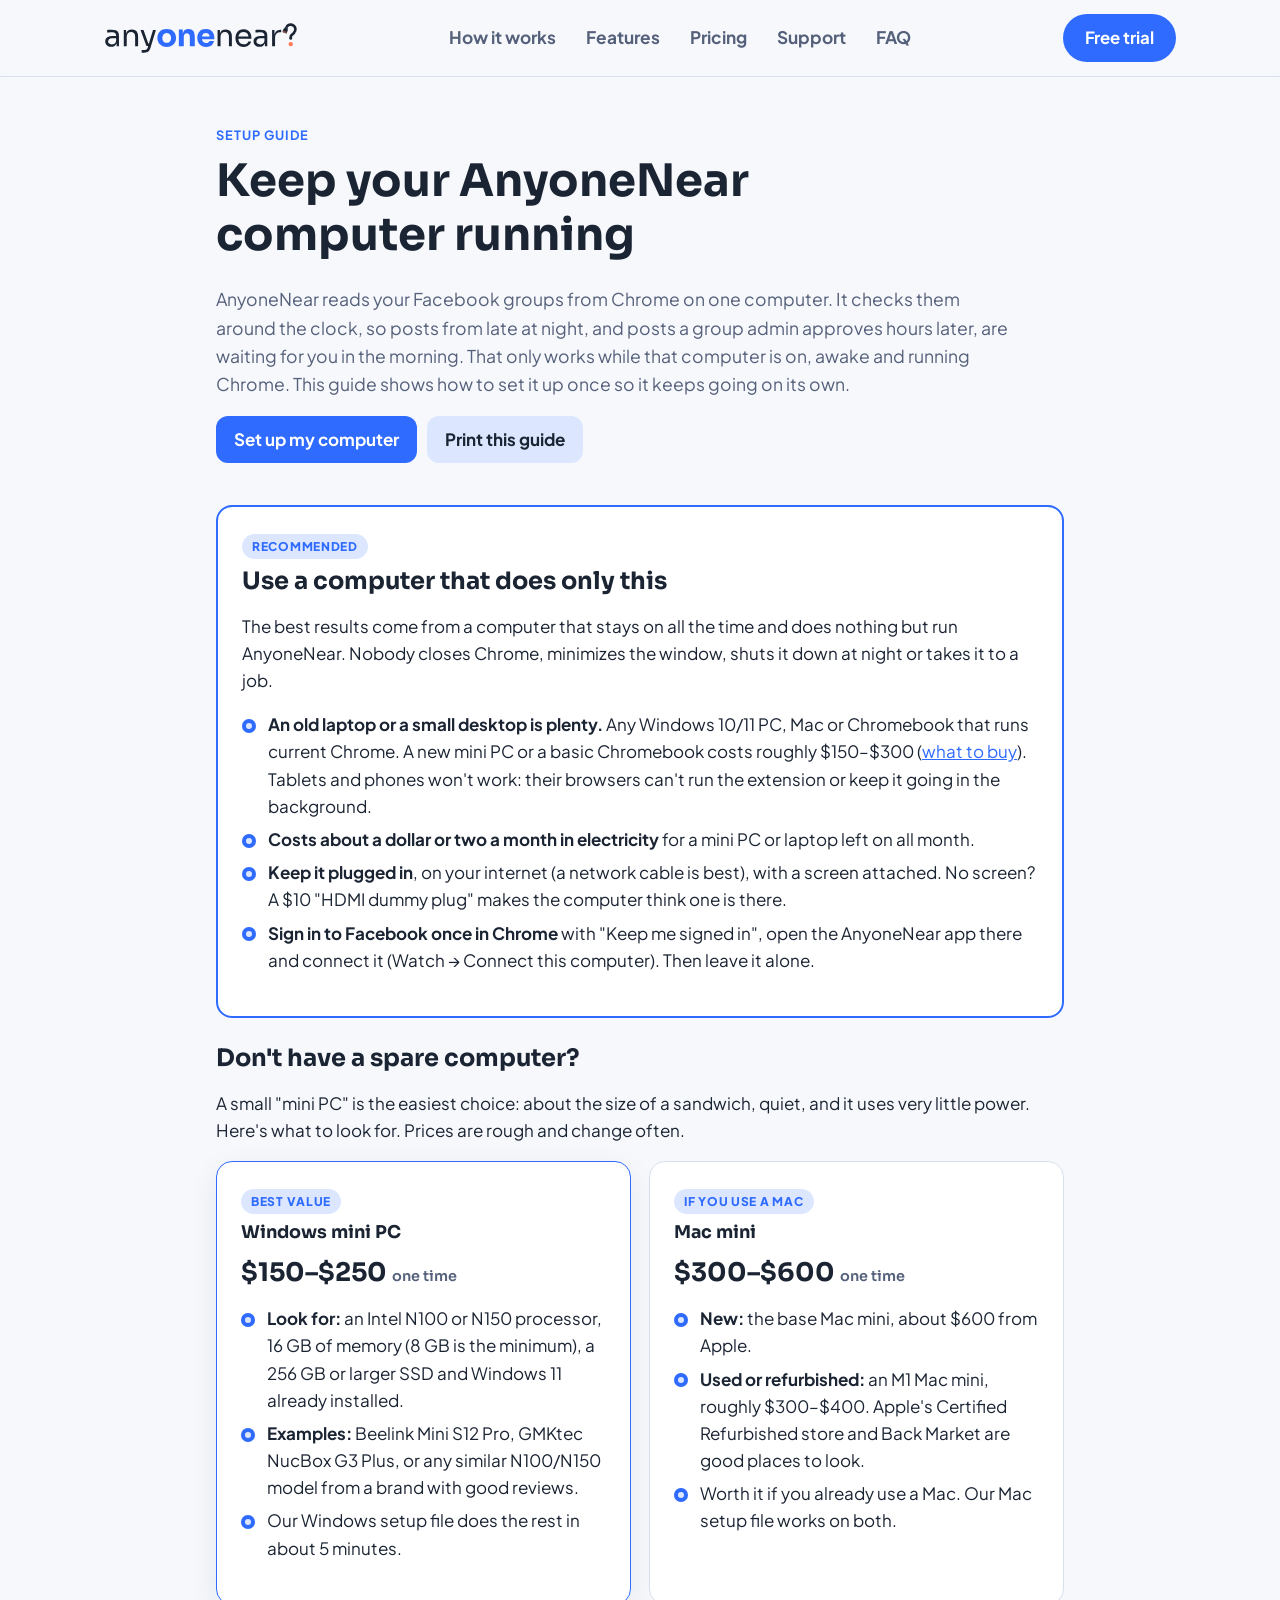
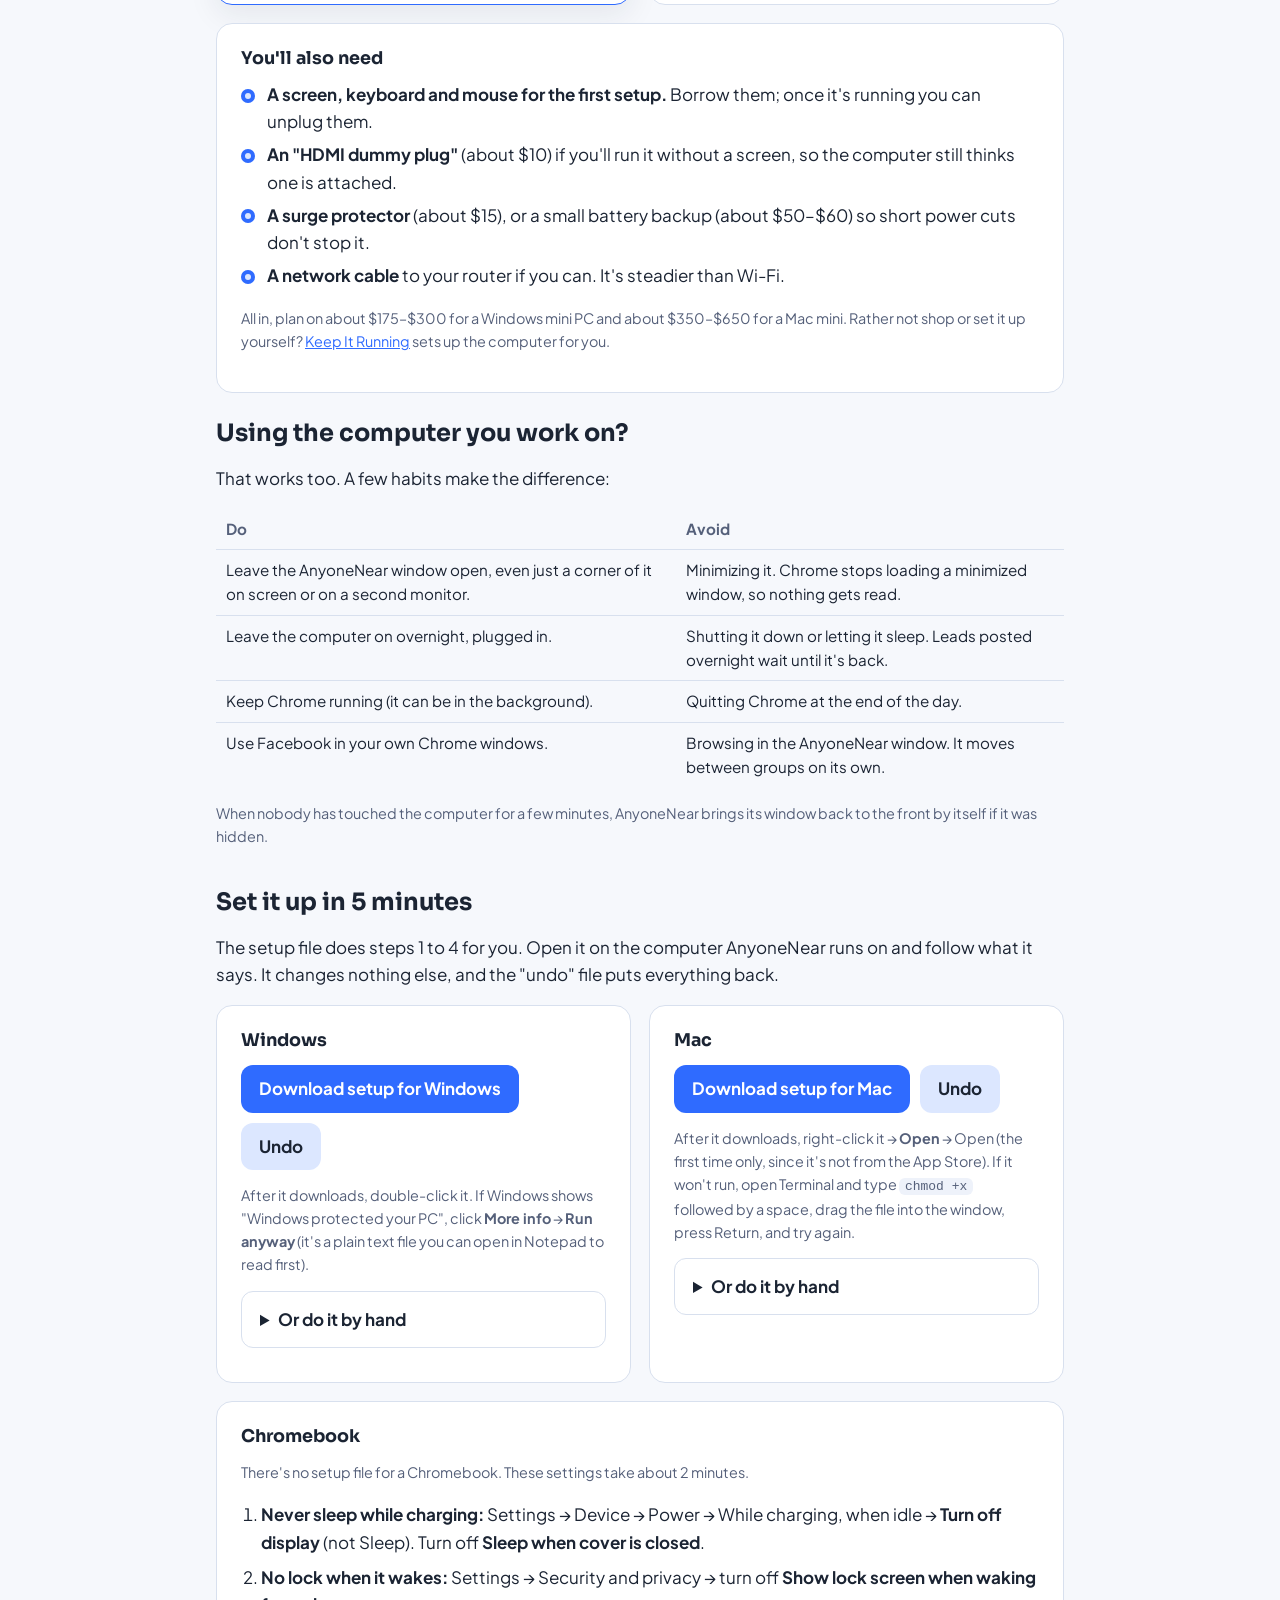
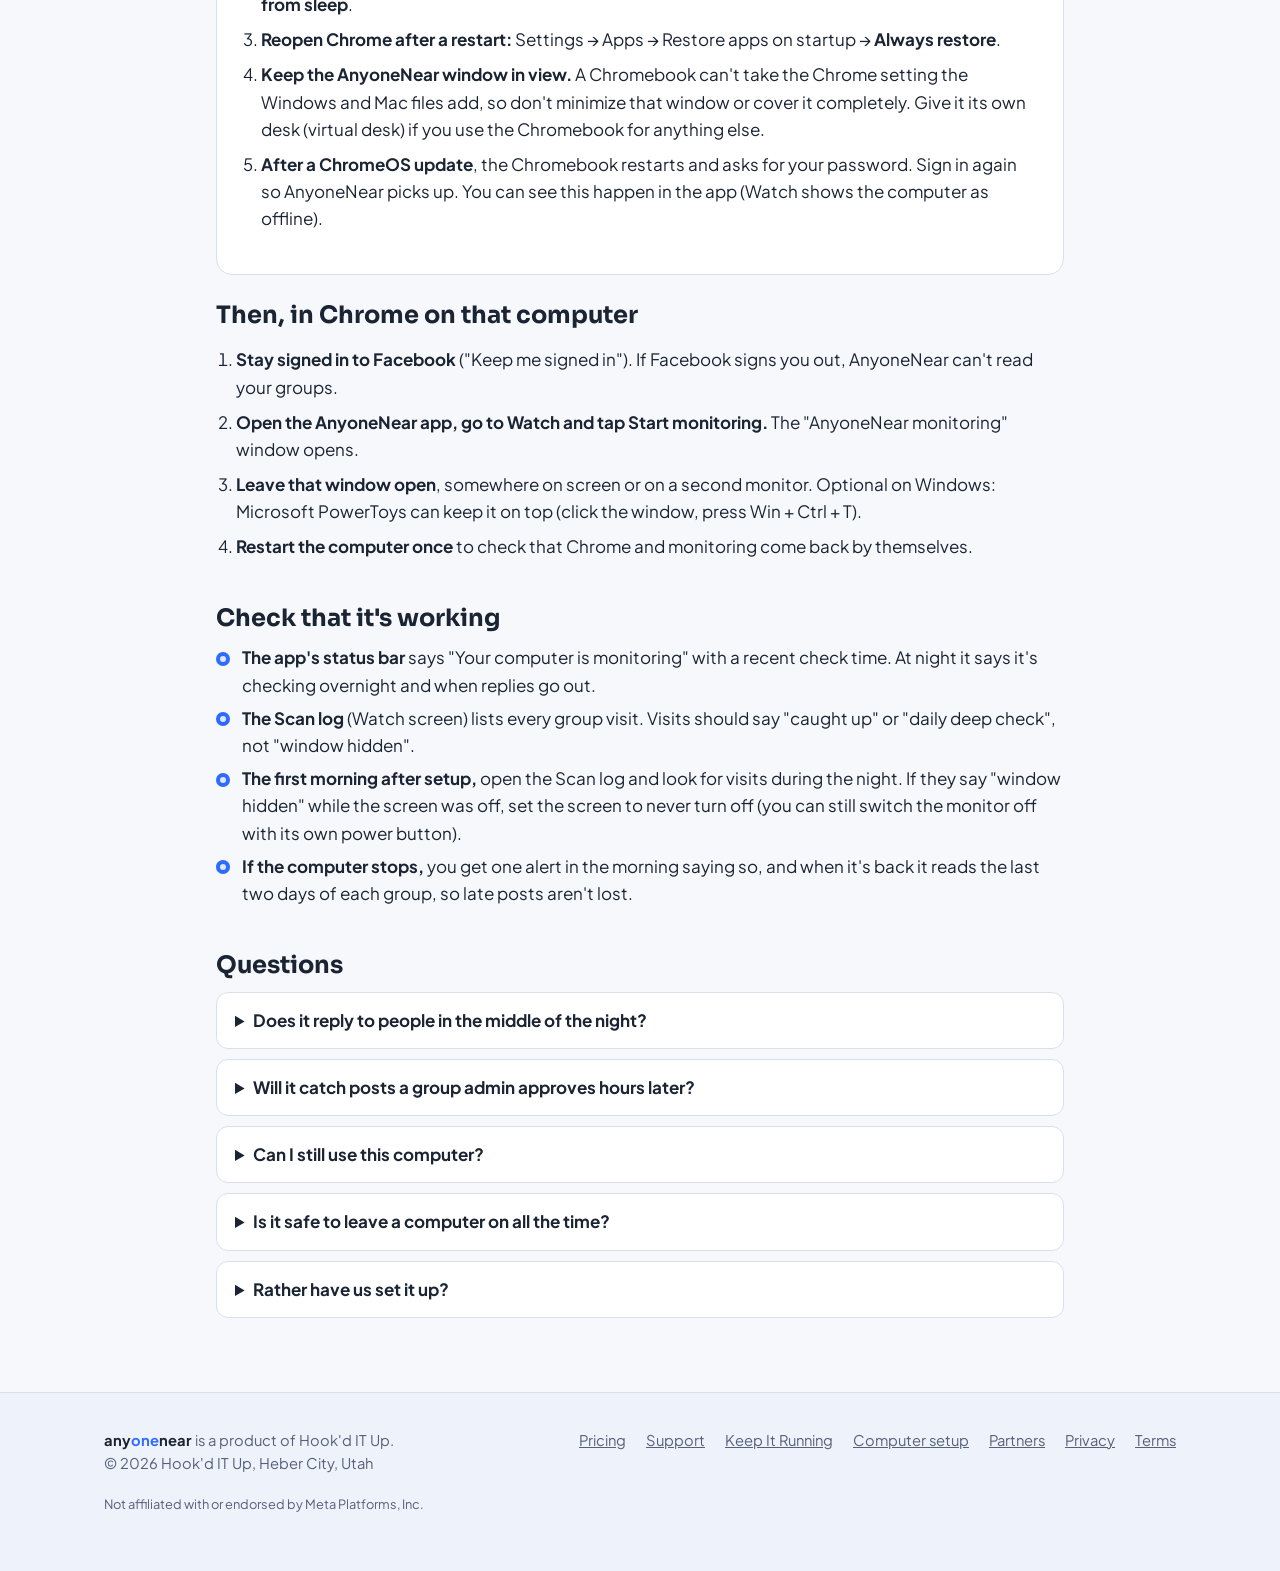
<file: computer-setup/index.html>
<!DOCTYPE html>
<html lang="en">
<head>
<meta charset="utf-8">
<meta name="viewport" content="width=device-width, initial-scale=1">
<title>Computer Setup Guide | AnyoneNear</title>
<meta name="description" content="How to set up the computer AnyoneNear runs on so it watches your Facebook groups around the clock: a dedicated computer, power and sleep settings, the Chrome setting, and one-click setup files for Windows and Mac.">
<link rel="canonical" href="https://anyonenear.hookditup.com/keep-running/">
<meta property="og:type" content="website">
<meta property="og:site_name" content="AnyoneNear">
<meta property="og:url" content="https://anyonenear.hookditup.com/keep-running/">
<meta property="og:title" content="Keep It Running | AnyoneNear">
<meta property="og:description" content="Done-for-you setup: we set up your computer so AnyoneNear can keep watching your local groups through the day, test it, and watch your uptime for 30 days.">
<meta property="og:image" content="https://anyonenear.hookditup.com/og.png">
<meta property="og:image:width" content="1200">
<meta property="og:image:height" content="630">
<meta property="og:image:alt" content="AnyoneNear: Your next customer is asking in a Facebook group right now.">
<meta name="twitter:card" content="summary_large_image">
<meta name="twitter:title" content="Keep It Running | AnyoneNear">
<meta name="twitter:description" content="Done-for-you setup: we set up your computer so AnyoneNear can keep watching your local groups through the day, test it, and watch your uptime for 30 days.">
<meta name="twitter:image" content="https://anyonenear.hookditup.com/og.png">
<link rel="icon" href="../logo.svg" type="image/svg+xml">
<link rel="icon" href="../favicon-32.png" sizes="32x32" type="image/png">
<link rel="apple-touch-icon" href="../apple-touch-icon.png">
<link rel="preconnect" href="https://fonts.googleapis.com">
<link rel="preconnect" href="https://fonts.gstatic.com" crossorigin>
<link href="https://fonts.googleapis.com/css2?family=Sora:wght@600;700&family=Plus+Jakarta+Sans:wght@400;500;600;700&display=swap" rel="stylesheet">
<style>
:root{--bg:#f6f8fc;--surface:#fff;--surface-2:#eef2fa;--text:#1b2433;--muted:#55607a;--border:#d8e0ee;--accent:#2f6bff;--accent-hover:#1f55e0;--accent-soft:#dce7ff;--on-accent:#fff;--highlight:#ff7a59;--ok:#1f7a4d;--radius:16px}
@media (prefers-color-scheme: dark){:root{--bg:#0e1422;--surface:#161e30;--surface-2:#1c2640;--text:#eaf0fa;--muted:#a3afc6;--border:#2a3550;--accent:#6e9bff;--accent-hover:#93b5ff;--accent-soft:#1a2a55;--on-accent:#0b1530;--highlight:#ff9a7f;--ok:#5fd39a}}
*,*::before,*::after{box-sizing:border-box}
body{margin:0;background:var(--bg);color:var(--text);font-family:"Plus Jakarta Sans",system-ui,-apple-system,"Segoe UI",Roboto,Arial,sans-serif;font-size:17px;line-height:1.6}
a{color:var(--accent)}a:hover{color:var(--accent-hover)}
:focus-visible{outline:3px solid var(--highlight);outline-offset:2px;border-radius:6px}
h1,h2,h3{font-family:"Sora","Plus Jakarta Sans",sans-serif;line-height:1.2;margin:0 0 .5em;text-wrap:balance}
h1{font-size:clamp(2rem,4.5vw,2.8rem)}h2{font-size:1.5rem;margin-top:0}h3{font-size:1.1rem}
.wrap{max-width:880px;margin:0 auto;padding-inline:16px}
.hero{padding-block:48px 24px}
.eyebrow{font-size:.8rem;font-weight:700;letter-spacing:.08em;text-transform:uppercase;color:var(--accent);margin:0 0 10px}
.lead{font-size:1.1rem;color:var(--muted);max-width:62ch}
.grid{display:grid;gap:18px;margin-block:28px}
@media (min-width:760px){.grid{grid-template-columns:1fr 1fr}}
.card{background:var(--surface);border:1px solid var(--border);border-radius:var(--radius);padding:24px}
.card.pick{border-color:var(--accent);box-shadow:0 10px 30px rgba(27,36,51,.08)}
.price{font-family:"Sora",sans-serif;font-weight:700;font-size:1.6rem;margin:4px 0 8px}
.price small{font-size:.9rem;color:var(--muted);font-weight:600}
ul.checks{list-style:none;padding:0;margin:12px 0 18px}
ul.checks li{padding-left:26px;position:relative;margin:6px 0}
ul.checks li::before{content:"";position:absolute;left:0;top:.45em;width:14px;height:14px;border-radius:50%;background:var(--accent-soft);box-shadow:inset 0 0 0 4px var(--accent)}
.btn{display:inline-flex;align-items:center;justify-content:center;gap:8px;min-height:46px;padding:10px 18px;border-radius:12px;font-weight:700;text-decoration:none;border:0;cursor:pointer;font:inherit;font-weight:700}
.btn-primary{background:var(--accent);color:var(--on-accent)}.btn-primary:hover{background:var(--accent-hover);color:var(--on-accent)}
.btn-ghost{background:var(--accent-soft);color:var(--text)}.btn-ghost:hover{color:var(--text);filter:brightness(.97)}
.btns{display:flex;flex-wrap:wrap;gap:10px}
.note{font-size:.9rem;color:var(--muted)}
section{padding-block:18px 8px}
ol.steps{padding-left:1.2em}ol.steps li{margin:8px 0}
details{background:var(--surface);border:1px solid var(--border);border-radius:12px;padding:14px 18px;margin:10px 0}
summary{cursor:pointer;font-weight:700}
.why{background:var(--surface-2);border-radius:var(--radius);padding:20px 24px;margin-block:18px}
footer{padding-block:32px;color:var(--muted);font-size:.9rem;border-top:1px solid var(--border);margin-top:32px}
code{background:var(--surface-2);padding:1px 6px;border-radius:6px;font-size:.9em}
</style>
<link rel="stylesheet" href="/shared.css">
<script src="/analytics.js" defer></script>
<style>
.pick-card{border:2px solid var(--accent)}
.tag{display:inline-block;font-size:.75rem;font-weight:800;letter-spacing:.06em;text-transform:uppercase;background:var(--accent-soft);color:var(--accent);padding:3px 10px;border-radius:999px;margin-bottom:8px}
.dl{display:flex;flex-wrap:wrap;gap:10px;margin:14px 0 6px}
.check li{margin:6px 0}
table.cmp{width:100%;border-collapse:collapse;font-size:.95rem;margin:10px 0}
table.cmp th,table.cmp td{text-align:left;padding:8px 10px;border-top:1px solid var(--border);vertical-align:top}
table.cmp th{color:var(--muted);font-weight:700;border-top:0}
.os{display:grid;gap:18px}
@media (min-width:760px){.os{grid-template-columns:1fr 1fr}.os .wide{grid-column:1/-1}}
@media print{.an-hdr,.an-ftr,.dl,.no-print{display:none!important}body{font-size:12pt}.card,details{break-inside:avoid;border-color:#ccc}details{display:block}details>*{display:block}}
</style>
</head>
<body>
<header class="an-hdr"><div class="an-hdr-in">
  <a class="an-brand" href="/" aria-label="AnyoneNear home"><picture><source srcset="/wordmark-white.svg" media="(prefers-color-scheme: dark)"><img src="/wordmark-night.svg" alt="AnyoneNear" width="193" height="32"></picture></a>
  <nav aria-label="Main"><ul>
    <li><a href="/#how">How it works</a></li>
    <li><a href="/#features">Features</a></li>
    <li><a href="/#pricing">Pricing</a></li>
      <li><a href="/support/">Support</a></li>
    <li><a href="/#faq">FAQ</a></li>
  </ul></nav>
  <a class="an-cta" href="/#join">Free trial</a>
</div></header>

<main class="wrap">
  <section class="hero">
    <p class="eyebrow">Setup guide</p>
    <h1>Keep your AnyoneNear computer running</h1>
    <p class="lead">AnyoneNear reads your Facebook groups from Chrome on one computer. It checks them around the clock, so posts from late at night, and posts a group admin approves hours later, are waiting for you in the morning. That only works while that computer is on, awake and running Chrome. This guide shows how to set it up once so it keeps going on its own.</p>
    <div class="btns no-print"><a class="btn btn-primary" href="#setup">Set up my computer</a><a class="btn btn-ghost" href="javascript:window.print()">Print this guide</a></div>
  </section>

  <section>
    <div class="card pick-card">
      <span class="tag">Recommended</span>
      <h2>Use a computer that does only this</h2>
      <p>The best results come from a computer that stays on all the time and does nothing but run AnyoneNear. Nobody closes Chrome, minimizes the window, shuts it down at night or takes it to a job.</p>
      <ul class="checks">
        <li><b>An old laptop or a small desktop is plenty.</b> Any Windows 10/11 PC, Mac or Chromebook that runs current Chrome. A new mini PC or a basic Chromebook costs roughly $150–$300 (<a href="#buy">what to buy</a>). Tablets and phones won't work: their browsers can't run the extension or keep it going in the background.</li>
        <li><b>Costs about a dollar or two a month in electricity</b> for a mini PC or laptop left on all month.</li>
        <li><b>Keep it plugged in</b>, on your internet (a network cable is best), with a screen attached. No screen? A $10 "HDMI dummy plug" makes the computer think one is there.</li>
        <li><b>Sign in to Facebook once in Chrome</b> with "Keep me signed in", open the AnyoneNear app there and connect it (Watch → Connect this computer). Then leave it alone.</li>
      </ul>
    </div>
  </section>

  <section id="buy">
    <h2>Don't have a spare computer?</h2>
    <p>A small "mini PC" is the easiest choice: about the size of a sandwich, quiet, and it uses very little power. Here's what to look for. Prices are rough and change often.</p>
    <div class="os">
      <div class="card pick">
        <span class="tag">Best value</span>
        <h3>Windows mini PC</h3>
        <p class="price">$150–$250 <small>one time</small></p>
        <ul class="checks">
          <li><b>Look for:</b> an Intel N100 or N150 processor, 16 GB of memory (8 GB is the minimum), a 256 GB or larger SSD and Windows 11 already installed.</li>
          <li><b>Examples:</b> Beelink Mini S12 Pro, GMKtec NucBox G3 Plus, or any similar N100/N150 model from a brand with good reviews.</li>
          <li>Our Windows setup file does the rest in about 5 minutes.</li>
        </ul>
      </div>
      <div class="card">
        <span class="tag">If you use a Mac</span>
        <h3>Mac mini</h3>
        <p class="price">$300–$600 <small>one time</small></p>
        <ul class="checks">
          <li><b>New:</b> the base Mac mini, about $600 from Apple.</li>
          <li><b>Used or refurbished:</b> an M1 Mac mini, roughly $300–$400. Apple's Certified Refurbished store and Back Market are good places to look.</li>
          <li>Worth it if you already use a Mac. Our Mac setup file works on both.</li>
        </ul>
      </div>
      <div class="card wide">
        <h3>You'll also need</h3>
        <ul class="checks">
          <li><b>A screen, keyboard and mouse for the first setup.</b> Borrow them; once it's running you can unplug them.</li>
          <li><b>An "HDMI dummy plug"</b> (about $10) if you'll run it without a screen, so the computer still thinks one is attached.</li>
          <li><b>A surge protector</b> (about $15), or a small battery backup (about $50–$60) so short power cuts don't stop it.</li>
          <li><b>A network cable</b> to your router if you can. It's steadier than Wi-Fi.</li>
        </ul>
        <p class="note">All in, plan on about $175–$300 for a Windows mini PC and about $350–$650 for a Mac mini. Rather not shop or set it up yourself? <a href="/keep-running/">Keep It Running</a> sets up the computer for you.</p>
      </div>
    </div>
  </section>

  <section>
    <h2>Using the computer you work on?</h2>
    <p>That works too. A few habits make the difference:</p>
    <table class="cmp">
      <tr><th>Do</th><th>Avoid</th></tr>
      <tr><td>Leave the AnyoneNear window open, even just a corner of it on screen or on a second monitor.</td><td>Minimizing it. Chrome stops loading a minimized window, so nothing gets read.</td></tr>
      <tr><td>Leave the computer on overnight, plugged in.</td><td>Shutting it down or letting it sleep. Leads posted overnight wait until it's back.</td></tr>
      <tr><td>Keep Chrome running (it can be in the background).</td><td>Quitting Chrome at the end of the day.</td></tr>
      <tr><td>Use Facebook in your own Chrome windows.</td><td>Browsing in the AnyoneNear window. It moves between groups on its own.</td></tr>
    </table>
    <p class="note">When nobody has touched the computer for a few minutes, AnyoneNear brings its window back to the front by itself if it was hidden.</p>
  </section>

  <section id="setup">
    <h2>Set it up in 5 minutes</h2>
    <p>The setup file does steps 1 to 4 for you. Open it on the computer AnyoneNear runs on and follow what it says. It changes nothing else, and the "undo" file puts everything back.</p>
    <div class="os">
      <div class="card">
        <h3>Windows</h3>
        <div class="dl"><a class="btn btn-primary" href="/keep-running/AnyoneNear-Keep-Running.cmd" download>Download setup for Windows</a><a class="btn btn-ghost" href="/keep-running/AnyoneNear-Keep-Running-Undo.cmd" download>Undo</a></div>
        <p class="note">After it downloads, double-click it. If Windows shows "Windows protected your PC", click <b>More info</b> → <b>Run anyway</b> (it's a plain text file you can open in Notepad to read first).</p>
        <details><summary>Or do it by hand</summary>
          <ol class="steps">
            <li><b>Never sleep when plugged in:</b> Settings → System → Power &amp; battery → Screen and sleep → "When plugged in, put my device to sleep after" → <b>Never</b>.</li>
            <li><b>Laptop lid:</b> Control Panel → Power Options → "Choose what closing the lid does" → When plugged in: <b>Do nothing</b>.</li>
            <li><b>No password when it wakes:</b> Settings → Accounts → Sign-in options → "If you've been away, when should Windows require you to sign in again?" → <b>Never</b>. Screen saver: None.</li>
            <li><b>Chrome setting:</b> right-click your Chrome shortcut → Properties → at the end of <b>Target</b>, after <code>chrome.exe"</code>, add a space and <code>--disable-backgrounding-occluded-windows</code> → OK. Close every Chrome window and open Chrome from that shortcut. To start it with Windows, press Win+R, type <code>shell:startup</code> and copy the shortcut into that folder.</li>
            <li><b>In Chrome:</b> Settings → System → "Continue running background apps when Google Chrome is closed" → On.</li>
          </ol>
        </details>
      </div>
      <div class="card">
        <h3>Mac</h3>
        <div class="dl"><a class="btn btn-primary" href="/keep-running/AnyoneNear-Keep-Running.command" download>Download setup for Mac</a><a class="btn btn-ghost" href="/keep-running/AnyoneNear-Keep-Running-Undo.command" download>Undo</a></div>
        <p class="note">After it downloads, right-click it → <b>Open</b> → Open (the first time only, since it's not from the App Store). If it won't run, open Terminal and type <code>chmod +x </code> followed by a space, drag the file into the window, press Return, and try again.</p>
        <details><summary>Or do it by hand</summary>
          <ol class="steps">
            <li><b>Never sleep:</b> System Settings → Battery (or Energy) → turn on "Prevent automatic sleeping when the display is off" (on laptops: under Options, when on power adapter).</li>
            <li><b>No password when it wakes:</b> System Settings → Lock Screen → "Require password after screen saver begins or display is turned off" → <b>Never</b>.</li>
            <li><b>Chrome setting:</b> quit Chrome, open Terminal and run <code>open -a "Google Chrome" --args --disable-backgrounding-occluded-windows</code>. Do this each time you start Chrome on this Mac (the setup file does it for you at every login).</li>
            <li><b>Open at login:</b> System Settings → General → Login Items → add Google Chrome (the setup file does this with the setting included).</li>
            <li><b>Not full screen:</b> leave the AnyoneNear window as a normal window (if it's full screen, press Control-Command-F). On a Mac a full-screen window sits on a desktop of its own, and when you switch away Facebook stops loading posts.</li>
            <li><b>Lid closed (MacBook):</b> a MacBook sleeps when its lid closes unless it's plugged in and has a display attached. To keep it closed and out of the way, plug in the charger, a USB-C to HDMI adapter with an HDMI "dummy plug" (about $10; it makes the Mac think a monitor is attached), and a keyboard and mouse. That's Apple's closed-display mode, and AnyoneNear keeps running.</li>
          </ol>
        </details>
      </div>
      <div class="card wide">
        <h3>Chromebook</h3>
        <p class="note">There's no setup file for a Chromebook. These settings take about 2 minutes.</p>
        <ol class="steps">
          <li><b>Never sleep while charging:</b> Settings → Device → Power → While charging, when idle → <b>Turn off display</b> (not Sleep). Turn off <b>Sleep when cover is closed</b>.</li>
          <li><b>No lock when it wakes:</b> Settings → Security and privacy → turn off <b>Show lock screen when waking from sleep</b>.</li>
          <li><b>Reopen Chrome after a restart:</b> Settings → Apps → Restore apps on startup → <b>Always restore</b>.</li>
          <li><b>Keep the AnyoneNear window in view.</b> A Chromebook can't take the Chrome setting the Windows and Mac files add, so don't minimize that window or cover it completely. Give it its own desk (virtual desk) if you use the Chromebook for anything else.</li>
          <li><b>After a ChromeOS update</b>, the Chromebook restarts and asks for your password. Sign in again so AnyoneNear picks up. You can see this happen in the app (Watch shows the computer as offline).</li>
        </ol>
      </div>
    </div>
  </section>

  <section>
    <h2>Then, in Chrome on that computer</h2>
    <ol class="steps">
      <li><b>Stay signed in to Facebook</b> ("Keep me signed in"). If Facebook signs you out, AnyoneNear can't read your groups.</li>
      <li><b>Open the AnyoneNear app, go to Watch and tap Start monitoring.</b> The "AnyoneNear monitoring" window opens.</li>
      <li><b>Leave that window open</b>, somewhere on screen or on a second monitor. Optional on Windows: Microsoft PowerToys can keep it on top (click the window, press Win + Ctrl + T).</li>
      <li><b>Restart the computer once</b> to check that Chrome and monitoring come back by themselves.</li>
    </ol>
  </section>

  <section>
    <h2>Check that it's working</h2>
    <ul class="checks">
      <li><b>The app's status bar</b> says "Your computer is monitoring" with a recent check time. At night it says it's checking overnight and when replies go out.</li>
      <li><b>The Scan log</b> (Watch screen) lists every group visit. Visits should say "caught up" or "daily deep check", not "window hidden".</li>
      <li><b>The first morning after setup,</b> open the Scan log and look for visits during the night. If they say "window hidden" while the screen was off, set the screen to never turn off (you can still switch the monitor off with its own power button).</li>
      <li><b>If the computer stops,</b> you get one alert in the morning saying so, and when it's back it reads the last two days of each group, so late posts aren't lost.</li>
    </ul>
  </section>

  <section>
    <h2>Questions</h2>
    <details><summary>Does it reply to people in the middle of the night?</summary><p>No. It reads your groups around the clock, but replies wait for your hours (7 AM to 10 PM by default) so your Facebook activity looks like a person's. If you're a 24-hour business, turn on "Reply any time" in the app under Watch → Replies. Daily limits and spacing still apply.</p></details>
    <details><summary>Will it catch posts a group admin approves hours later?</summary><p>Yes. Once a day it goes back through the last two days of each group to pick up posts that were approved late.</p></details>
    <details><summary>Can I still use this computer?</summary><p>Yes, as long as you leave the AnyoneNear window open and don't minimize it. A dedicated computer just removes the chance of it being closed by accident.</p></details>
    <details><summary>Is it safe to leave a computer on all the time?</summary><p>Yes. Computers are built for it. Keep it somewhere with airflow, plugged into a surge protector, and let Windows or macOS install updates. Restarts are fine; AnyoneNear picks up again by itself.</p></details>
    <details><summary>Rather have us set it up?</summary><p>With <a href="/keep-running/">Keep It Running</a> ($99 one time) we set up your computer with you on a 20-minute screen share, test a restart together, and watch your uptime for 30 days.</p></details>
  </section>
</main>


<footer class="an-ftr"><div class="an-ftr-in">
  <div class="an-foot">
    <div>
      <strong style="color:var(--text)">any<span style="color:var(--accent)">one</span>near</strong> is a product of Hook'd IT Up.<br>
      &copy; 2026 Hook'd IT Up, Heber City, Utah
    </div>
    <nav aria-label="Footer"><ul>
      <li><a href="/#pricing">Pricing</a></li>
      <li><a href="/support/">Support</a></li>
      <li><a href="/keep-running/">Keep It Running</a></li>
      <li><a href="/computer-setup/">Computer setup</a></li>
      <li><a href="/partners/">Partners</a></li>
      <li><a href="/privacy.html">Privacy</a></li>
      <li><a href="/terms.html">Terms</a></li>
    </ul></nav>
  </div>
  <p class="disclaimer">Not affiliated with or endorsed by Meta Platforms, Inc.</p>
</div></footer>
<!-- Website chat (HighLevel Conversation AI agent "AnyoneNear Website Chat", master sub-account) -->
<script src="https://widgets.leadconnectorhq.com/loader.js" data-resources-url="https://widgets.leadconnectorhq.com/chat-widget/loader.js" data-widget-id="6ac586773571432bfc4807aa" defer></script>
</body>
</html>
</file>
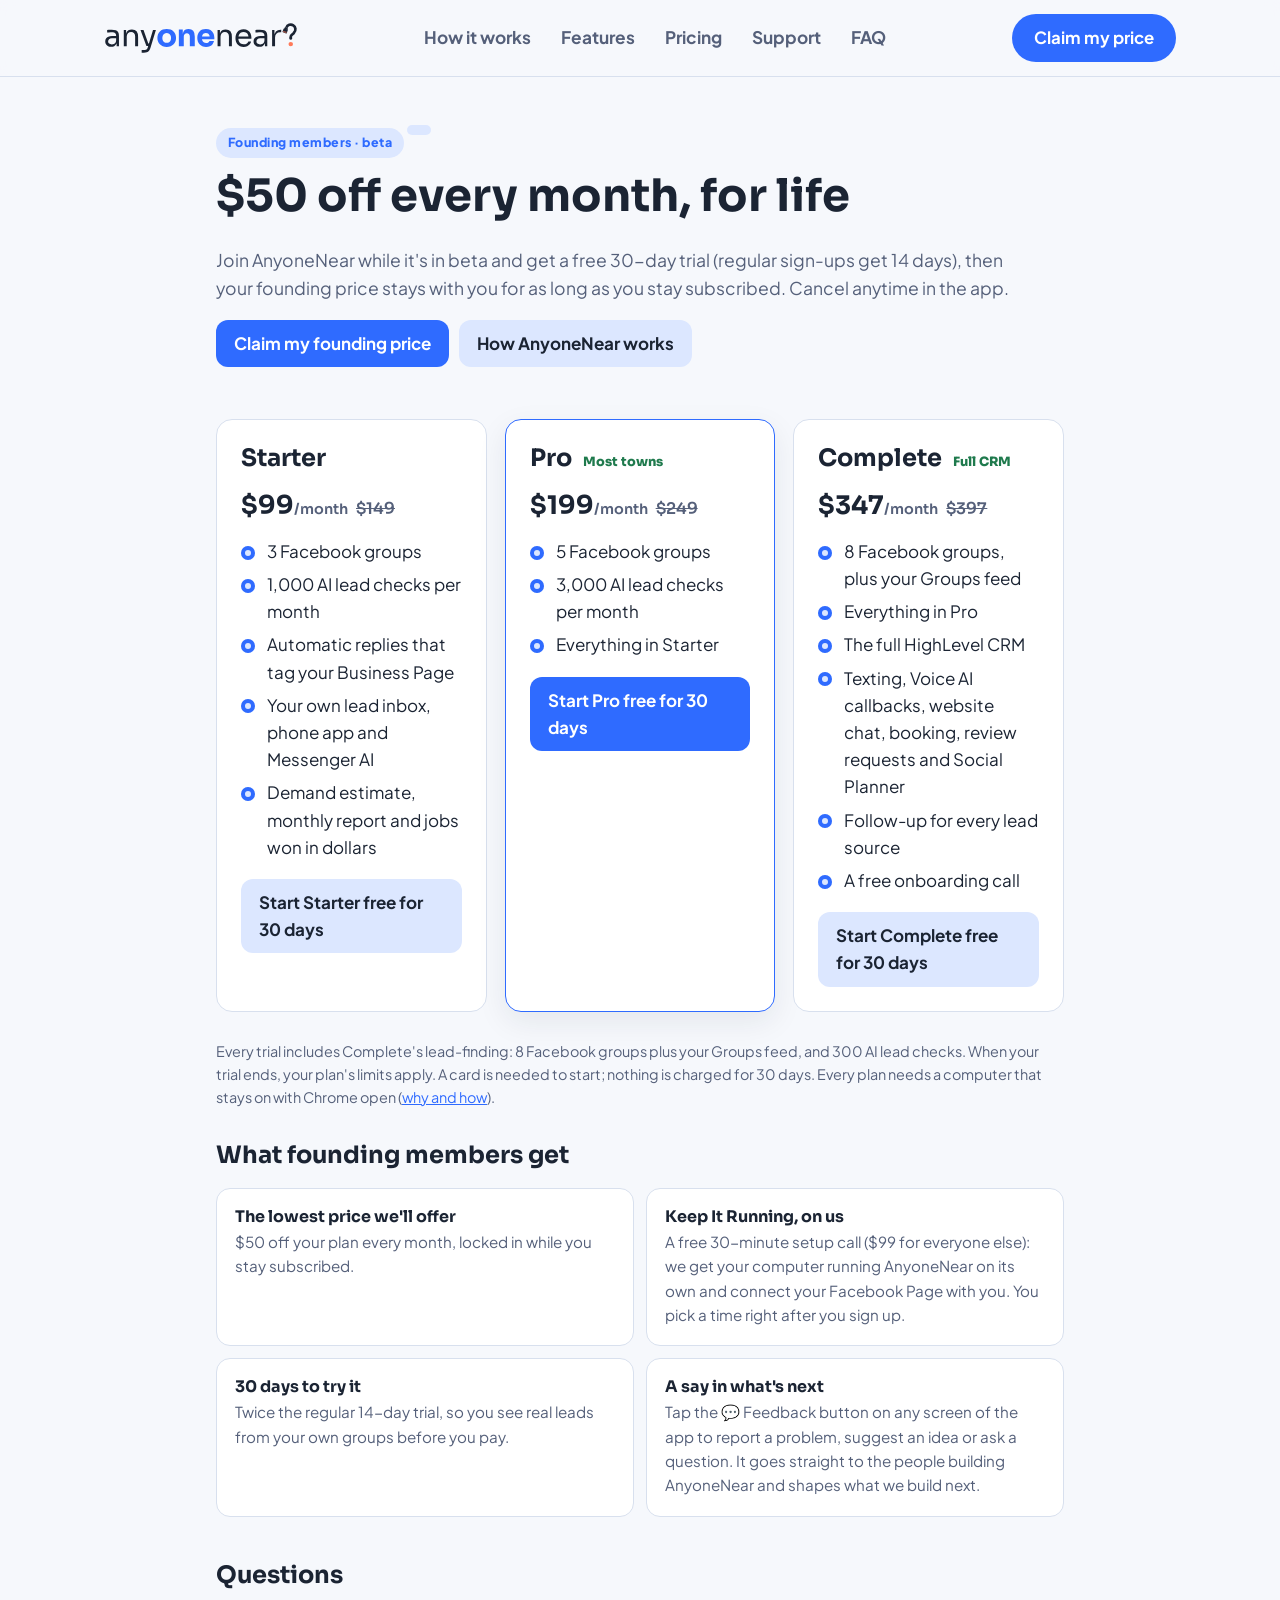
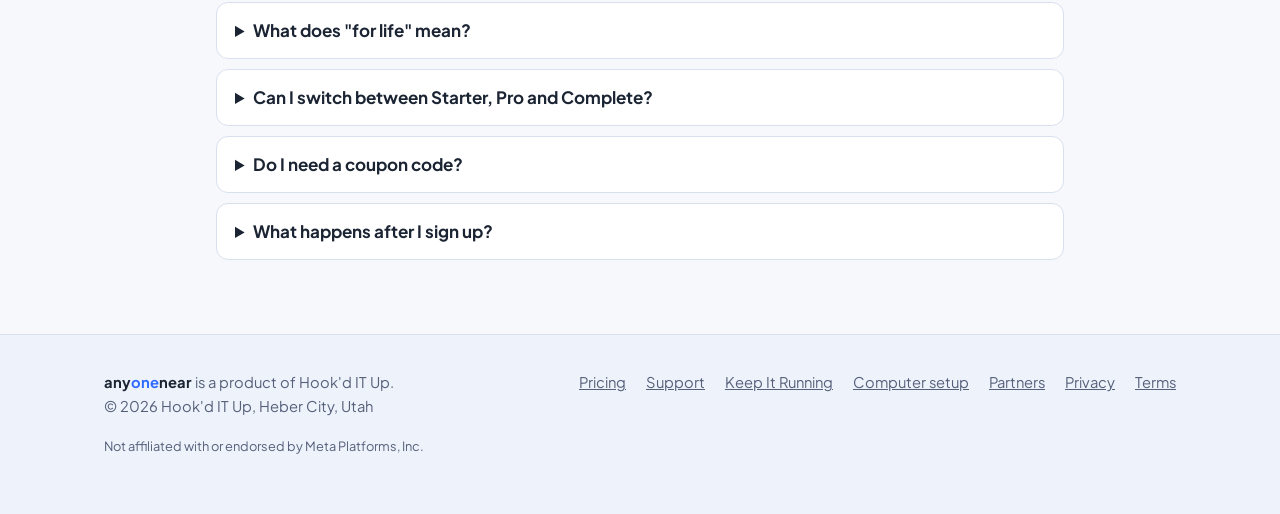
<file: founding/index.html>
<!DOCTYPE html>
<html lang="en">
<head>
<meta charset="utf-8">
<meta name="viewport" content="width=device-width, initial-scale=1">
<title>AnyoneNear Founding Members</title>
<meta name="description" content="Founding members get $50 off AnyoneNear every month, for life, plus a 30-day free trial. Find customers asking in your local Facebook groups.">
<link rel="canonical" href="https://anyonenear.hookditup.com/founding/">
<meta property="og:type" content="website">
<meta property="og:site_name" content="AnyoneNear">
<meta property="og:url" content="https://anyonenear.hookditup.com/founding/">
<meta property="og:title" content="AnyoneNear Founding Members">
<meta property="og:description" content="Founding members get $50 off AnyoneNear every month, for life, plus a 30-day free trial. Find customers asking in your local Facebook groups.">
<meta property="og:image" content="https://anyonenear.hookditup.com/og.png">
<meta property="og:image:width" content="1200">
<meta property="og:image:height" content="630">
<meta property="og:image:alt" content="AnyoneNear: Your next customer is asking in a Facebook group right now.">
<meta name="twitter:card" content="summary_large_image">
<meta name="twitter:title" content="AnyoneNear Founding Members">
<meta name="twitter:description" content="Founding members get $50 off AnyoneNear every month, for life, plus a 30-day free trial. Find customers asking in your local Facebook groups.">
<meta name="twitter:image" content="https://anyonenear.hookditup.com/og.png">
<link rel="icon" href="../logo.svg" type="image/svg+xml">
<link rel="icon" href="../favicon-32.png" sizes="32x32" type="image/png">
<link rel="apple-touch-icon" href="../apple-touch-icon.png">
<link rel="preconnect" href="https://fonts.googleapis.com">
<link rel="preconnect" href="https://fonts.gstatic.com" crossorigin>
<link href="https://fonts.googleapis.com/css2?family=Sora:wght@600;700&family=Plus+Jakarta+Sans:wght@400;500;600;700&display=swap" rel="stylesheet">
<style>
:root{--bg:#f6f8fc;--surface:#fff;--surface-2:#eef2fa;--text:#1b2433;--muted:#55607a;--border:#d8e0ee;--accent:#2f6bff;--accent-hover:#1f55e0;--accent-soft:#dce7ff;--on-accent:#fff;--highlight:#ff7a59;--ok:#1f7a4d;--radius:16px}
@media (prefers-color-scheme: dark){:root{--bg:#0e1422;--surface:#161e30;--surface-2:#1c2640;--text:#eaf0fa;--muted:#a3afc6;--border:#2a3550;--accent:#6e9bff;--accent-hover:#93b5ff;--accent-soft:#1a2a55;--on-accent:#0b1530;--highlight:#ff9a7f;--ok:#5fd39a}}
*,*::before,*::after{box-sizing:border-box}
body{margin:0;background:var(--bg);color:var(--text);font-family:"Plus Jakarta Sans",system-ui,-apple-system,"Segoe UI",Roboto,Arial,sans-serif;font-size:17px;line-height:1.6}
a{color:var(--accent)}a:hover{color:var(--accent-hover)}
:focus-visible{outline:3px solid var(--highlight);outline-offset:2px;border-radius:6px}
h1,h2,h3{font-family:"Sora","Plus Jakarta Sans",sans-serif;line-height:1.2;margin:0 0 .5em;text-wrap:balance}
h1{font-size:clamp(2rem,4.5vw,2.8rem)}h2{font-size:1.5rem;margin-top:0}h3{font-size:1.1rem}
.wrap{max-width:880px;margin:0 auto;padding-inline:16px}
.hero{padding-block:48px 24px}
.eyebrow{font-size:.8rem;font-weight:700;letter-spacing:.08em;text-transform:uppercase;color:var(--accent);margin:0 0 10px}
.lead{font-size:1.1rem;color:var(--muted);max-width:62ch}
.grid{display:grid;gap:18px;margin-block:28px}
@media (min-width:760px){.grid{grid-template-columns:repeat(3,1fr)}}
.card{background:var(--surface);border:1px solid var(--border);border-radius:var(--radius);padding:24px}
.card.pick{border-color:var(--accent);box-shadow:0 10px 30px rgba(27,36,51,.08)}
.price{font-family:"Sora",sans-serif;font-weight:700;font-size:1.6rem;margin:4px 0 8px}
.price small{font-size:.9rem;color:var(--muted);font-weight:600}
ul.checks{list-style:none;padding:0;margin:12px 0 18px}
ul.checks li{padding-left:26px;position:relative;margin:6px 0}
ul.checks li::before{content:"";position:absolute;left:0;top:.45em;width:14px;height:14px;border-radius:50%;background:var(--accent-soft);box-shadow:inset 0 0 0 4px var(--accent)}
.btn{display:inline-flex;align-items:center;justify-content:center;gap:8px;min-height:46px;padding:10px 18px;border-radius:12px;font-weight:700;text-decoration:none;border:0;cursor:pointer;font:inherit;font-weight:700}
.btn-primary{background:var(--accent);color:var(--on-accent)}.btn-primary:hover{background:var(--accent-hover);color:var(--on-accent)}
.btn-ghost{background:var(--accent-soft);color:var(--text)}.btn-ghost:hover{color:var(--text);filter:brightness(.97)}
.btns{display:flex;flex-wrap:wrap;gap:10px}
.note{font-size:.9rem;color:var(--muted)}
section{padding-block:18px 8px}
ol.steps{padding-left:1.2em}ol.steps li{margin:8px 0}
details{background:var(--surface);border:1px solid var(--border);border-radius:12px;padding:14px 18px;margin:10px 0}
summary{cursor:pointer;font-weight:700}
.why{background:var(--surface-2);border-radius:var(--radius);padding:20px 24px;margin-block:18px}
footer{padding-block:32px;color:var(--muted);font-size:.9rem;border-top:1px solid var(--border);margin-top:32px}
code{background:var(--surface-2);padding:1px 6px;border-radius:6px;font-size:.9em}
</style>
<link rel="stylesheet" href="/shared.css">
<script src="/analytics.js" defer></script>
<style>
.spots{background:color-mix(in srgb,var(--highlight) 18%,transparent);color:var(--text)}
.full{background:var(--surface-2);border:1px solid var(--border);border-radius:14px;padding:16px 18px;margin:12px 0}
.badge{display:inline-block;font-size:.78rem;font-weight:800;letter-spacing:.04em;padding:5px 12px;border-radius:999px;background:var(--accent-soft);color:var(--accent);margin:0 0 12px}
.was{text-decoration:line-through;color:var(--muted);font-weight:600;font-size:1rem;margin-left:8px}
.save{display:inline-block;font-size:.8rem;font-weight:800;color:var(--ok);margin-left:6px}
.card .btn{width:100%}
.perks{display:grid;gap:12px;margin:18px 0}
@media (min-width:760px){.perks{grid-template-columns:repeat(2,1fr)}}
.perk{background:var(--surface);border:1px solid var(--border);border-radius:14px;padding:18px}
.perk h3{margin:0 0 4px;font-size:1rem}.perk p{margin:0;color:var(--muted);font-size:.95rem}
</style>
</head>
<body>
<header class="an-hdr"><div class="an-hdr-in">
  <a class="an-brand" href="/" aria-label="AnyoneNear home"><picture><source srcset="/wordmark-white.svg" media="(prefers-color-scheme: dark)"><img src="/wordmark-night.svg" alt="AnyoneNear" width="193" height="32"></picture></a>
  <nav aria-label="Main"><ul>
    <li><a href="/#how">How it works</a></li>
    <li><a href="/#features">Features</a></li>
    <li><a href="/#pricing">Pricing</a></li>
      <li><a href="/support/">Support</a></li>
    <li><a href="/#faq">FAQ</a></li>
  </ul></nav>
  <a class="an-cta" data-trial-link="pro" href="#join">Claim my price</a>
</div></header>

<main class="wrap">
  <section class="hero">
    <span class="badge">Founding members · beta</span> <span class="badge spots" id="spots" hidden></span>
    <h1>$50 off every month, for life</h1>
    <p class="lead">Join AnyoneNear while it's in beta and get a free 30-day trial (regular sign-ups get 14 days), then your founding price stays with you for as long as you stay subscribed. Cancel anytime in the app.</p>
    <div class="btns"><a class="btn btn-primary" data-trial-link="pro" href="#join">Claim my founding price</a><a class="btn btn-ghost" href="/#how">How AnyoneNear works</a></div>
  </section>

  <div class="grid" id="plans">
    <article class="card">
      <h2>Starter</h2>
      <div class="price">$99<small>/month</small><span class="was">$149</span></div>
      <ul class="checks">
        <li>3 Facebook groups</li>
        <li>1,000 AI lead checks per month</li>
        <li>Automatic replies that tag your Business Page</li>
        <li>Your own lead inbox, phone app and Messenger AI</li>
        <li>Demand estimate, monthly report and jobs won in dollars</li>
      </ul>
      <a class="btn btn-ghost" data-trial-link="starter" href="#join">Start Starter free for 30 days</a>
    </article>
    <article class="card pick">
      <h2>Pro <span class="save">Most towns</span></h2>
      <div class="price">$199<small>/month</small><span class="was">$249</span></div>
      <ul class="checks">
        <li>5 Facebook groups</li>
        <li>3,000 AI lead checks per month</li>
        <li>Everything in Starter</li>
      </ul>
      <a class="btn btn-primary" data-trial-link="pro" href="#join">Start Pro free for 30 days</a>
    </article>
    <article class="card">
      <h2>Complete <span class="save">Full CRM</span></h2>
      <div class="price">$347<small>/month</small><span class="was">$397</span></div>
      <ul class="checks">
        <li>8 Facebook groups, plus your Groups feed</li>
        <li>Everything in Pro</li>
        <li>The full HighLevel CRM</li>
        <li>Texting, Voice AI callbacks, website chat, booking, review requests and Social Planner</li>
        <li>Follow-up for every lead source</li>
        <li>A free onboarding call</li>
      </ul>
      <a class="btn btn-ghost" data-trial-link="complete" href="#join">Start Complete free for 30 days</a>
    </article>
  </div>
  <p class="note">Every trial includes Complete's lead-finding: 8 Facebook groups plus your Groups feed, and 300 AI lead checks. When your trial ends, your plan's limits apply. A card is needed to start; nothing is charged for 30 days. Every plan needs a computer that stays on with Chrome open (<a href="/computer-setup/">why and how</a>).</p>

  <section>
    <h2>What founding members get</h2>
    <div class="perks">
      <div class="perk"><h3>The lowest price we'll offer</h3><p>$50 off your plan every month, locked in while you stay subscribed.</p></div>
      <div class="perk"><h3>Keep It Running, on us</h3><p>A free 30-minute setup call ($99 for everyone else): we get your computer running AnyoneNear on its own and connect your Facebook Page with you. You pick a time right after you sign up.</p></div>
      <div class="perk"><h3>30 days to try it</h3><p>Twice the regular 14-day trial, so you see real leads from your own groups before you pay.</p></div>
      <div class="perk"><h3>A say in what's next</h3><p>Tap the 💬 Feedback button on any screen of the app to report a problem, suggest an idea or ask a question. It goes straight to the people building AnyoneNear and shapes what we build next.</p></div>
    </div>
  </section>

  <section>
    <h2>Questions</h2>
    <details><summary>What does "for life" mean?</summary><p>Your founding price stays the same for as long as your subscription stays active, even when regular prices change. If you cancel and come back later, regular prices apply.</p></details>
    <details><summary>Can I switch between Starter, Pro and Complete?</summary><p>Yes, anytime in the app. You keep the founding price ($50 off) on whichever plan you're on.</p></details>
    <details><summary>Do I need a coupon code?</summary><p>No. The founding price is already in the checkout on this page.</p></details>
    <details><summary>What happens after I sign up?</summary><p>You sign in to the AnyoneNear app with your email and a setup wizard walks you through everything: your business, your computer, your services and your groups.</p></details>
  </section>
</main>

<footer class="an-ftr"><div class="an-ftr-in">
  <div class="an-foot">
    <div>
      <strong style="color:var(--text)">any<span style="color:var(--accent)">one</span>near</strong> is a product of Hook'd IT Up.<br>
      &copy; 2026 Hook'd IT Up, Heber City, Utah
    </div>
    <nav aria-label="Footer"><ul>
      <li><a href="/#pricing">Pricing</a></li>
      <li><a href="/support/">Support</a></li>
      <li><a href="/keep-running/">Keep It Running</a></li>
      <li><a href="/computer-setup/">Computer setup</a></li>
      <li><a href="/partners/">Partners</a></li>
      <li><a href="/privacy.html">Privacy</a></li>
      <li><a href="/terms.html">Terms</a></li>
    </ul></nav>
  </div>
  <p class="disclaimer">Not affiliated with or endorsed by Meta Platforms, Inc.</p>
</div></footer>
<script>
// The order page can pass the buyer's first name and email (?first_name=&email=).
(function () {
  try {
    var q = new URLSearchParams(location.search);
    var first = (q.get("first_name") || q.get("firstName") || "").trim().slice(0, 40);
    if (first) document.getElementById("hi").textContent = "Welcome to AnyoneNear, " + first;
    var email = (q.get("email") || "").trim();
    if (/^[^@\s]+@[^@\s]+$/.test(email)) document.getElementById("app-link").href = "https://anyonenear-app.vercel.app/?email=" + encodeURIComponent(email);
  } catch (e) {}
})();
</script>
<script>window.AN_FOUNDING = true;</script>
<script>
// Founding spots: the real count from Stripe (start-trial ?spots). When
// they're gone, the founding buttons point to the regular trial instead.
(function () {
  fetch("https://citzcbytydvrrqxbzkli.supabase.co/functions/v1/start-trial?spots=1").then(function (r) { return r.json(); }).then(function (s) {
    if (!s || !s.ok) return;
    var el = document.getElementById("spots");
    if (s.open) {
      // Nearly empty-handed "50 of 50 left" says nothing: until a couple are
      // taken, just say there's a limit.
      el.textContent = s.taken >= 2 ? "Only " + s.left + " of " + s.total + " spots left" : "Limited to " + s.total + " founding members";
      el.hidden = false;
      return;
    }
    el.textContent = "All " + s.total + " spots taken"; el.hidden = false;
    var note = document.createElement("div"); note.className = "full";
    note.innerHTML = "<b>All founding member spots are taken.</b> Thanks to everyone who joined. You can still start a regular 14-day free trial.";
    var hero = document.querySelector(".hero"); hero.appendChild(note);
    document.querySelectorAll("[data-trial-link]").forEach(function (a) {
      var b = a.cloneNode(false);   // a copy drops the checkout's click handler
      b.removeAttribute("data-trial-link"); b.href = "/#join"; b.textContent = "Start a regular free trial";
      a.replaceWith(b);
    });
  }).catch(function () {});
})();
</script>
<script src="/checkout.js?v=6" defer></script>
</body>
</html>
</file>
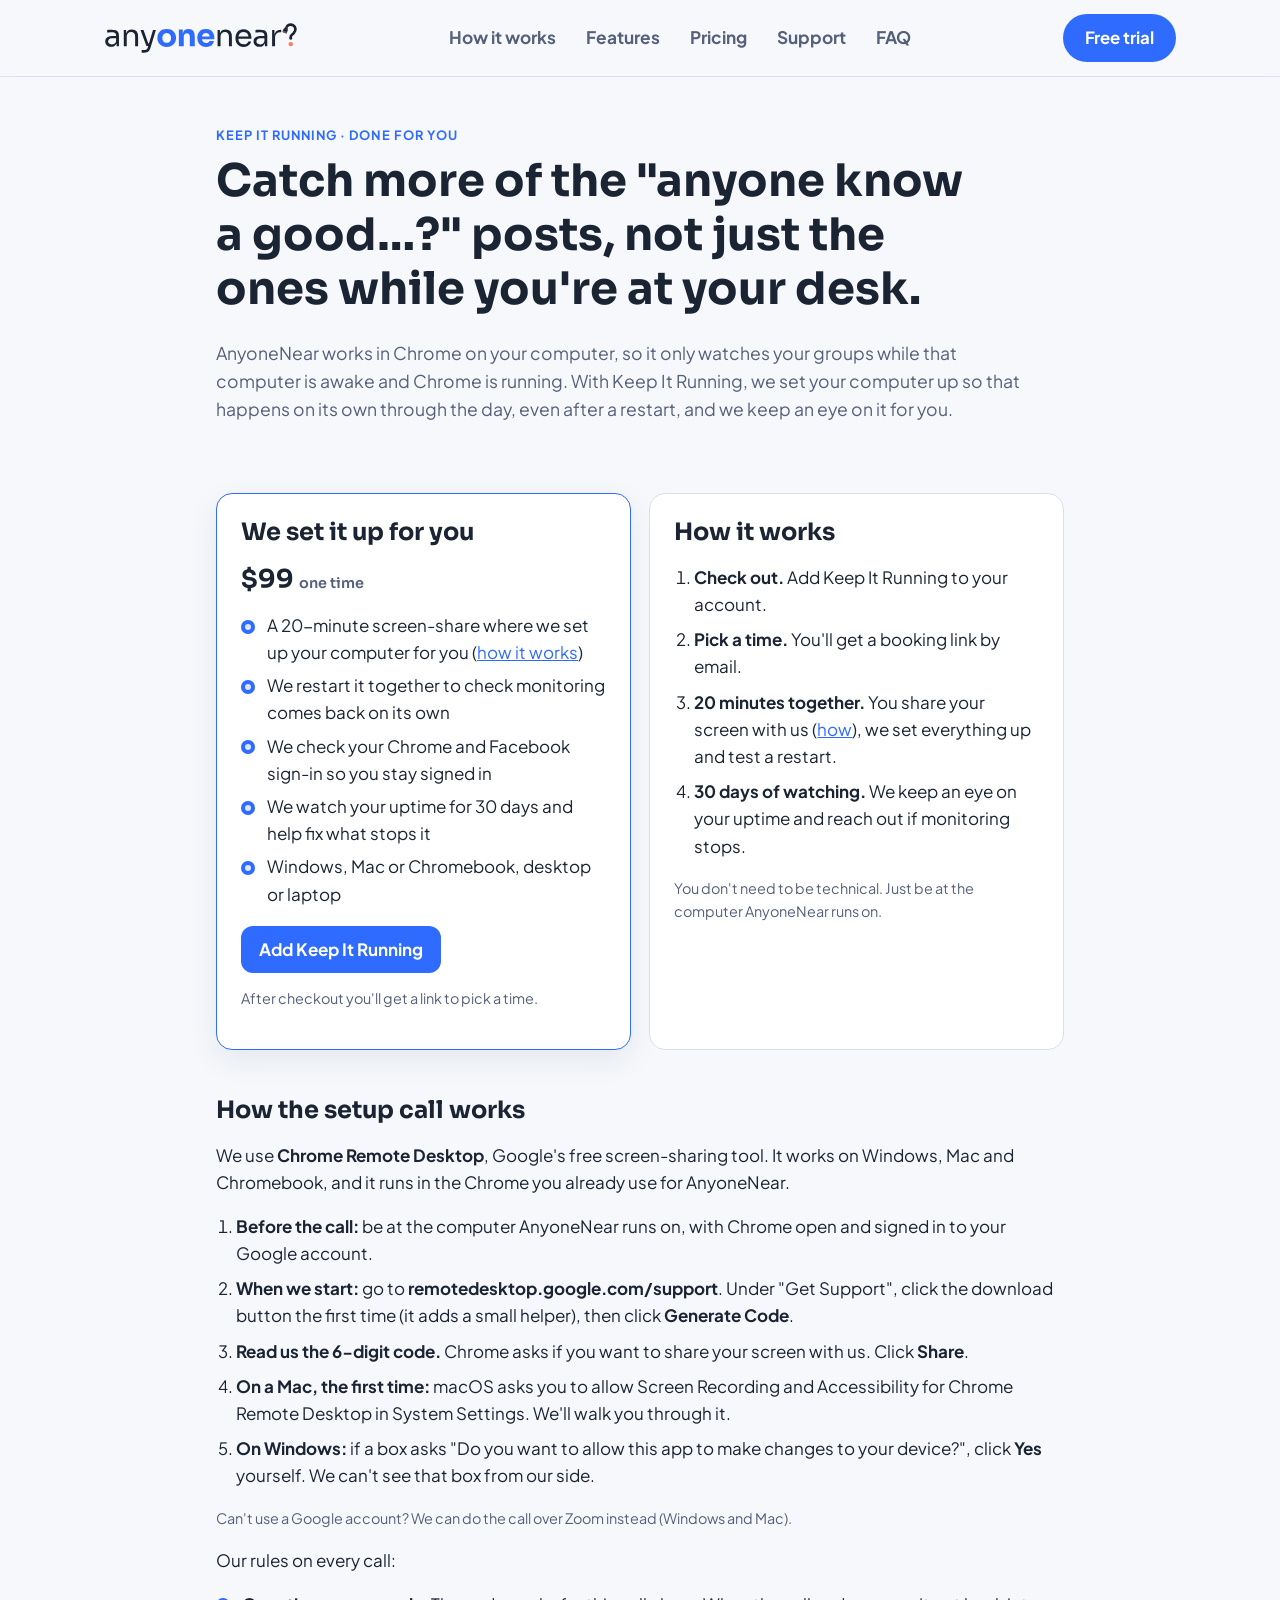
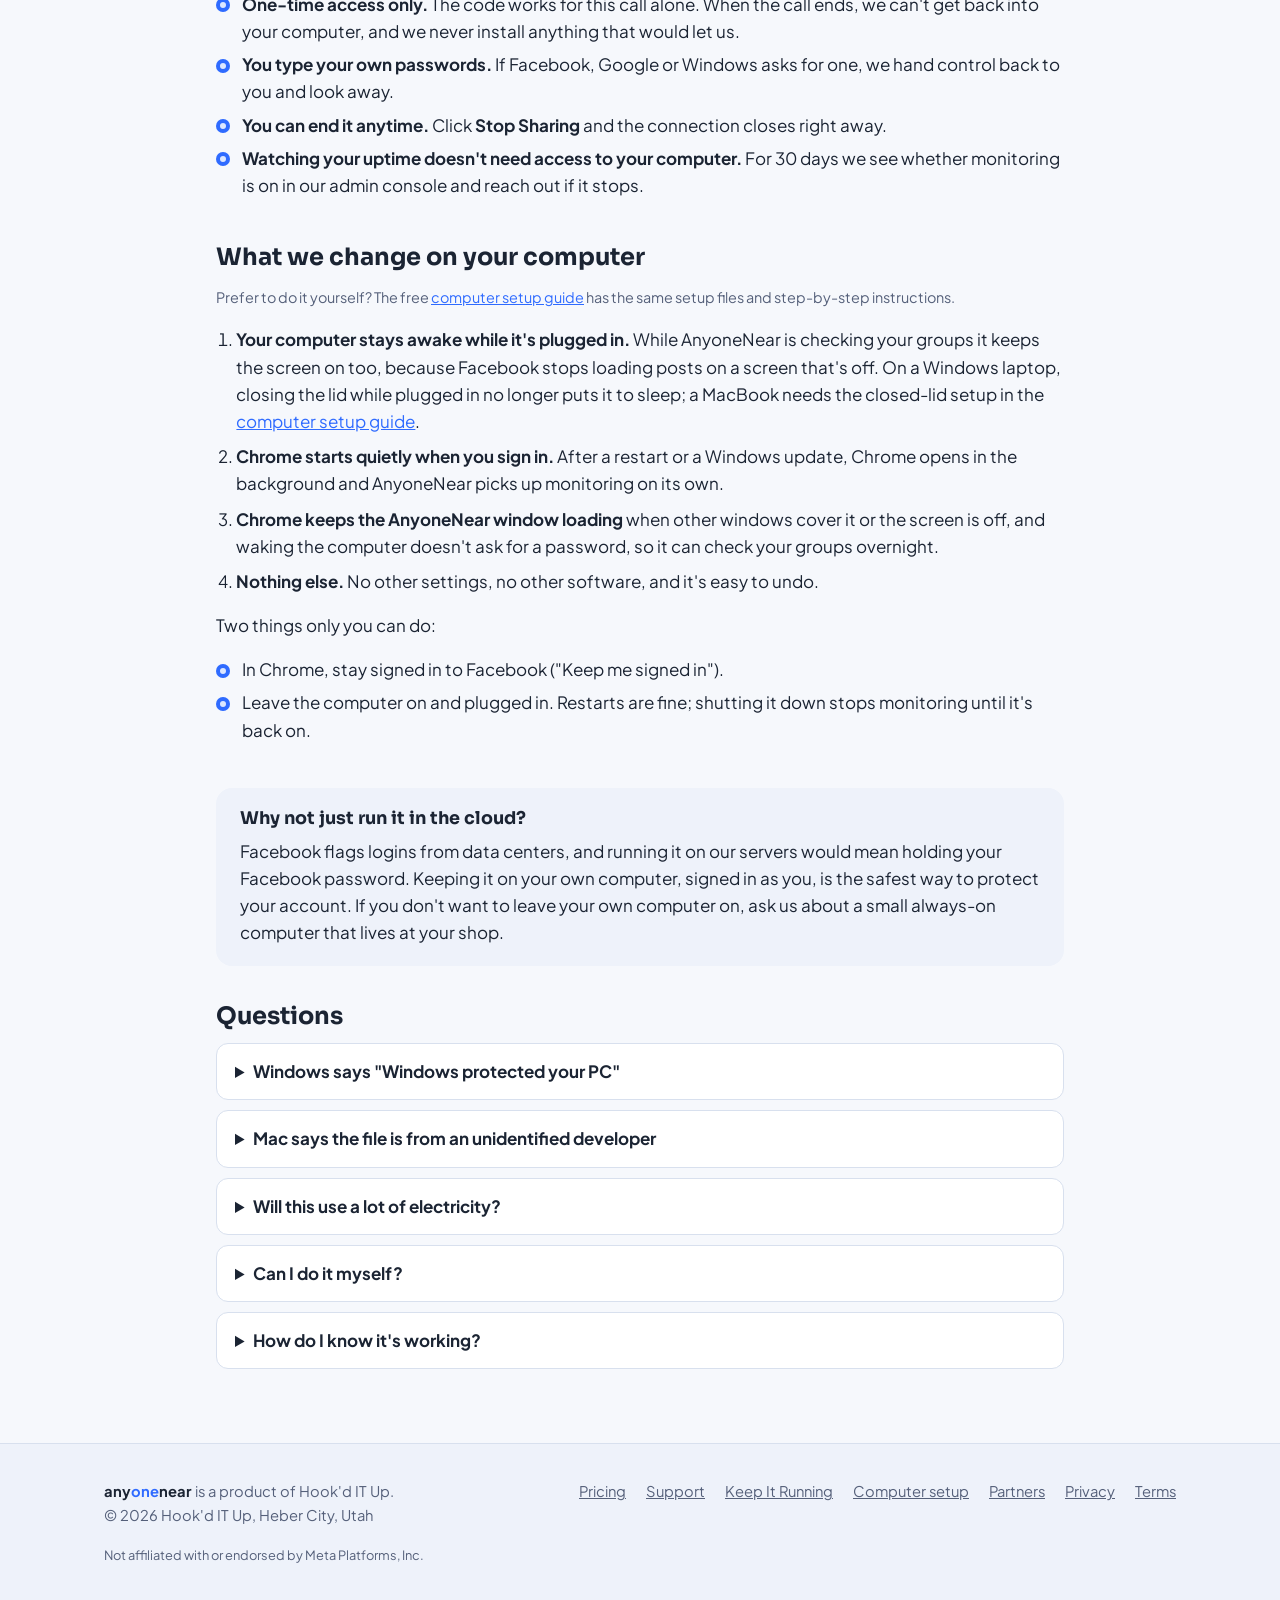
<file: keep-running/index.html>
<!DOCTYPE html>
<html lang="en">
<head>
<meta charset="utf-8">
<meta name="viewport" content="width=device-width, initial-scale=1">
<title>Keep It Running | AnyoneNear</title>
<meta name="description" content="Done-for-you setup: we set up your computer so AnyoneNear can keep watching your local groups through the day, test it, and watch your uptime for 30 days.">
<link rel="canonical" href="https://anyonenear.hookditup.com/keep-running/">
<meta property="og:type" content="website">
<meta property="og:site_name" content="AnyoneNear">
<meta property="og:url" content="https://anyonenear.hookditup.com/keep-running/">
<meta property="og:title" content="Keep It Running | AnyoneNear">
<meta property="og:description" content="Done-for-you setup: we set up your computer so AnyoneNear can keep watching your local groups through the day, test it, and watch your uptime for 30 days.">
<meta property="og:image" content="https://anyonenear.hookditup.com/og.png">
<meta property="og:image:width" content="1200">
<meta property="og:image:height" content="630">
<meta property="og:image:alt" content="AnyoneNear: Your next customer is asking in a Facebook group right now.">
<meta name="twitter:card" content="summary_large_image">
<meta name="twitter:title" content="Keep It Running | AnyoneNear">
<meta name="twitter:description" content="Done-for-you setup: we set up your computer so AnyoneNear can keep watching your local groups through the day, test it, and watch your uptime for 30 days.">
<meta name="twitter:image" content="https://anyonenear.hookditup.com/og.png">
<link rel="icon" href="../logo.svg" type="image/svg+xml">
<link rel="icon" href="../favicon-32.png" sizes="32x32" type="image/png">
<link rel="apple-touch-icon" href="../apple-touch-icon.png">
<link rel="preconnect" href="https://fonts.googleapis.com">
<link rel="preconnect" href="https://fonts.gstatic.com" crossorigin>
<link href="https://fonts.googleapis.com/css2?family=Sora:wght@600;700&family=Plus+Jakarta+Sans:wght@400;500;600;700&display=swap" rel="stylesheet">
<style>
:root{--bg:#f6f8fc;--surface:#fff;--surface-2:#eef2fa;--text:#1b2433;--muted:#55607a;--border:#d8e0ee;--accent:#2f6bff;--accent-hover:#1f55e0;--accent-soft:#dce7ff;--on-accent:#fff;--highlight:#ff7a59;--ok:#1f7a4d;--radius:16px}
@media (prefers-color-scheme: dark){:root{--bg:#0e1422;--surface:#161e30;--surface-2:#1c2640;--text:#eaf0fa;--muted:#a3afc6;--border:#2a3550;--accent:#6e9bff;--accent-hover:#93b5ff;--accent-soft:#1a2a55;--on-accent:#0b1530;--highlight:#ff9a7f;--ok:#5fd39a}}
*,*::before,*::after{box-sizing:border-box}
body{margin:0;background:var(--bg);color:var(--text);font-family:"Plus Jakarta Sans",system-ui,-apple-system,"Segoe UI",Roboto,Arial,sans-serif;font-size:17px;line-height:1.6}
a{color:var(--accent)}a:hover{color:var(--accent-hover)}
:focus-visible{outline:3px solid var(--highlight);outline-offset:2px;border-radius:6px}
h1,h2,h3{font-family:"Sora","Plus Jakarta Sans",sans-serif;line-height:1.2;margin:0 0 .5em;text-wrap:balance}
h1{font-size:clamp(2rem,4.5vw,2.8rem)}h2{font-size:1.5rem;margin-top:0}h3{font-size:1.1rem}
.wrap{max-width:880px;margin:0 auto;padding-inline:16px}
.hero{padding-block:48px 24px}
.eyebrow{font-size:.8rem;font-weight:700;letter-spacing:.08em;text-transform:uppercase;color:var(--accent);margin:0 0 10px}
.lead{font-size:1.1rem;color:var(--muted);max-width:62ch}
.grid{display:grid;gap:18px;margin-block:28px}
@media (min-width:760px){.grid{grid-template-columns:1fr 1fr}}
.card{background:var(--surface);border:1px solid var(--border);border-radius:var(--radius);padding:24px}
.card.pick{border-color:var(--accent);box-shadow:0 10px 30px rgba(27,36,51,.08)}
.price{font-family:"Sora",sans-serif;font-weight:700;font-size:1.6rem;margin:4px 0 8px}
.price small{font-size:.9rem;color:var(--muted);font-weight:600}
ul.checks{list-style:none;padding:0;margin:12px 0 18px}
ul.checks li{padding-left:26px;position:relative;margin:6px 0}
ul.checks li::before{content:"";position:absolute;left:0;top:.45em;width:14px;height:14px;border-radius:50%;background:var(--accent-soft);box-shadow:inset 0 0 0 4px var(--accent)}
.btn{display:inline-flex;align-items:center;justify-content:center;gap:8px;min-height:46px;padding:10px 18px;border-radius:12px;font-weight:700;text-decoration:none;border:0;cursor:pointer;font:inherit;font-weight:700}
.btn-primary{background:var(--accent);color:var(--on-accent)}.btn-primary:hover{background:var(--accent-hover);color:var(--on-accent)}
.btn-ghost{background:var(--accent-soft);color:var(--text)}.btn-ghost:hover{color:var(--text);filter:brightness(.97)}
.btns{display:flex;flex-wrap:wrap;gap:10px}
.note{font-size:.9rem;color:var(--muted)}
section{padding-block:18px 8px}
ol.steps{padding-left:1.2em}ol.steps li{margin:8px 0}
details{background:var(--surface);border:1px solid var(--border);border-radius:12px;padding:14px 18px;margin:10px 0}
summary{cursor:pointer;font-weight:700}
.why{background:var(--surface-2);border-radius:var(--radius);padding:20px 24px;margin-block:18px}
footer{padding-block:32px;color:var(--muted);font-size:.9rem;border-top:1px solid var(--border);margin-top:32px}
code{background:var(--surface-2);padding:1px 6px;border-radius:6px;font-size:.9em}
</style>
<link rel="stylesheet" href="/shared.css">
<script src="/analytics.js" defer></script>
</head>
<body>
<header class="an-hdr"><div class="an-hdr-in">
  <a class="an-brand" href="/" aria-label="AnyoneNear home"><picture><source srcset="/wordmark-white.svg" media="(prefers-color-scheme: dark)"><img src="/wordmark-night.svg" alt="AnyoneNear" width="193" height="32"></picture></a>
  <nav aria-label="Main"><ul>
    <li><a href="/#how">How it works</a></li>
    <li><a href="/#features">Features</a></li>
    <li><a href="/#pricing">Pricing</a></li>
      <li><a href="/support/">Support</a></li>
    <li><a href="/#faq">FAQ</a></li>
  </ul></nav>
  <a class="an-cta" href="/#join">Free trial</a>
</div></header>

<main class="wrap">
  <div class="hero">
    <p class="eyebrow">Keep It Running · Done for you</p>
    <h1>Catch more of the "anyone know a good…?" posts, not just the ones while you're at your desk.</h1>
    <p class="lead">AnyoneNear works in Chrome on your computer, so it only watches your groups while that computer is awake and Chrome is running. With Keep It Running, we set your computer up so that happens on its own through the day, even after a restart, and we keep an eye on it for you.</p>
  </div>

  <div class="grid">
    <div class="card pick">
      <h2>We set it up for you</h2>
      <p class="price">$99 <small>one time</small></p>
      <ul class="checks">
        <li>A 20-minute screen-share where we set up your computer for you (<a href="#call">how it works</a>)</li>
        <li>We restart it together to check monitoring comes back on its own</li>
        <li>We check your Chrome and Facebook sign-in so you stay signed in</li>
        <li>We watch your uptime for 30 days and help fix what stops it</li>
        <li>Windows, Mac or Chromebook, desktop or laptop</li>
      </ul>
      <a class="btn btn-primary" data-upgrade-link href="https://anyonenear-app.vercel.app/#/upgrades">Add Keep It Running</a>
      <p class="note">After checkout you'll get a link to pick a time.</p>
    </div>
    <div class="card">
      <h2>How it works</h2>
      <ol class="steps">
        <li><strong>Check out.</strong> Add Keep It Running to your account.</li>
        <li><strong>Pick a time.</strong> You'll get a booking link by email.</li>
        <li><strong>20 minutes together.</strong> You share your screen with us (<a href="#call">how</a>), we set everything up and test a restart.</li>
        <li><strong>30 days of watching.</strong> We keep an eye on your uptime and reach out if monitoring stops.</li>
      </ol>
      <p class="note">You don't need to be technical. Just be at the computer AnyoneNear runs on.</p>
    </div>
  </div>

  <section id="call">
    <h2>How the setup call works</h2>
    <p>We use <strong>Chrome Remote Desktop</strong>, Google's free screen-sharing tool. It works on Windows, Mac and Chromebook, and it runs in the Chrome you already use for AnyoneNear.</p>
    <ol class="steps">
      <li><strong>Before the call:</strong> be at the computer AnyoneNear runs on, with Chrome open and signed in to your Google account.</li>
      <li><strong>When we start:</strong> go to <strong>remotedesktop.google.com/support</strong>. Under "Get Support", click the download button the first time (it adds a small helper), then click <strong>Generate Code</strong>.</li>
      <li><strong>Read us the 6-digit code.</strong> Chrome asks if you want to share your screen with us. Click <strong>Share</strong>.</li>
      <li><strong>On a Mac, the first time:</strong> macOS asks you to allow Screen Recording and Accessibility for Chrome Remote Desktop in System Settings. We'll walk you through it.</li>
      <li><strong>On Windows:</strong> if a box asks "Do you want to allow this app to make changes to your device?", click <strong>Yes</strong> yourself. We can't see that box from our side.</li>
    </ol>
    <p class="note">Can't use a Google account? We can do the call over Zoom instead (Windows and Mac).</p>
    <p>Our rules on every call:</p>
    <ul class="checks">
      <li><strong>One-time access only.</strong> The code works for this call alone. When the call ends, we can't get back into your computer, and we never install anything that would let us.</li>
      <li><strong>You type your own passwords.</strong> If Facebook, Google or Windows asks for one, we hand control back to you and look away.</li>
      <li><strong>You can end it anytime.</strong> Click <strong>Stop Sharing</strong> and the connection closes right away.</li>
      <li><strong>Watching your uptime doesn't need access to your computer.</strong> For 30 days we see whether monitoring is on in our admin console and reach out if it stops.</li>
    </ul>
  </section>

  <section>
    <h2>What we change on your computer</h2>
      <p class="note">Prefer to do it yourself? The free <a href="/computer-setup/">computer setup guide</a> has the same setup files and step-by-step instructions.</p>
    <ol class="steps">
      <li><strong>Your computer stays awake while it's plugged in.</strong> While AnyoneNear is checking your groups it keeps the screen on too, because Facebook stops loading posts on a screen that's off. On a Windows laptop, closing the lid while plugged in no longer puts it to sleep; a MacBook needs the closed-lid setup in the <a href="/computer-setup/">computer setup guide</a>.</li>
      <li><strong>Chrome starts quietly when you sign in.</strong> After a restart or a Windows update, Chrome opens in the background and AnyoneNear picks up monitoring on its own.</li>
      <li><strong>Chrome keeps the AnyoneNear window loading</strong> when other windows cover it or the screen is off, and waking the computer doesn't ask for a password, so it can check your groups overnight.</li>
      <li><strong>Nothing else.</strong> No other settings, no other software, and it's easy to undo.</li>
    </ol>
    <p>Two things only you can do:</p>
    <ul class="checks">
      <li>In Chrome, stay signed in to Facebook ("Keep me signed in").</li>
      <li>Leave the computer on and plugged in. Restarts are fine; shutting it down stops monitoring until it's back on.</li>
    </ul>
  </section>

  <div class="why">
    <h3>Why not just run it in the cloud?</h3>
    <p style="margin:0">Facebook flags logins from data centers, and running it on our servers would mean holding your Facebook password. Keeping it on your own computer, signed in as you, is the safest way to protect your account. If you don't want to leave your own computer on, ask us about a small always-on computer that lives at your shop.</p>
  </div>

  <section>
    <h2>Questions</h2>
    <details>
      <summary>Windows says "Windows protected your PC"</summary>
      <p>That's Windows being careful with downloaded files. Click <strong>More info</strong>, then <strong>Run anyway</strong>. The file is a plain setup script you can open in Notepad to read first. On the done-for-you call we handle this for you.</p>
    </details>
    <details>
      <summary>Mac says the file is from an unidentified developer</summary>
      <p>Right-click (or Control-click) the file, choose <strong>Open</strong>, then <strong>Open</strong> again. If it still won't run, open Terminal, type <code>bash </code> (with a space), drag the file into the window and press Return.</p>
    </details>
    <details>
      <summary>Will this use a lot of electricity?</summary>
      <p>Very little. The screen still turns off, and a computer sitting awake with the screen off uses about as much power as a light bulb.</p>
    </details>
    <details>
      <summary>Can I do it myself?</summary>
      <p>Yes. These are the same setup files we use on the call. Download the one for your computer and double-click it; it explains each change before making it.</p>
      <p class="btns"><a class="btn btn-ghost" href="AnyoneNear-Keep-Running.cmd" download>Windows setup file</a> <a class="btn btn-ghost" href="AnyoneNear-Keep-Running.command" download>Mac setup file</a></p>
      <p class="note">To undo: <a href="AnyoneNear-Keep-Running-Undo.cmd" download>Windows</a> · <a href="AnyoneNear-Keep-Running-Undo.command" download>Mac</a>. The done-for-you setup also covers the checks a file can't do, the restart test, and 30 days of uptime watching.</p>
    </details>
    <details>
      <summary>How do I know it's working?</summary>
      <p>Open the AnyoneNear dashboard in Chrome. The <strong>Uptime</strong> card shows how much of your active hours monitoring was on over the last 7 days. After setup it should stay high. If it drops, tell us and we'll help.</p>
    </details>
  </section>
</main>

<footer class="an-ftr"><div class="an-ftr-in">
  <div class="an-foot">
    <div>
      <strong style="color:var(--text)">any<span style="color:var(--accent)">one</span>near</strong> is a product of Hook'd IT Up.<br>
      &copy; 2026 Hook'd IT Up, Heber City, Utah
    </div>
    <nav aria-label="Footer"><ul>
      <li><a href="/#pricing">Pricing</a></li>
      <li><a href="/support/">Support</a></li>
      <li><a href="/keep-running/">Keep It Running</a></li>
      <li><a href="/computer-setup/">Computer setup</a></li>
      <li><a href="/partners/">Partners</a></li>
      <li><a href="/privacy.html">Privacy</a></li>
      <li><a href="/terms.html">Terms</a></li>
    </ul></nav>
  </div>
  <p class="disclaimer">Not affiliated with or endorsed by Meta Platforms, Inc.</p>
</div></footer>
<!-- Website chat (HighLevel Conversation AI agent "AnyoneNear Website Chat", master sub-account) -->
<script src="https://widgets.leadconnectorhq.com/loader.js" data-resources-url="https://widgets.leadconnectorhq.com/chat-widget/loader.js" data-widget-id="6ac586773571432bfc4807aa" defer></script>
</body>
</html>
</file>
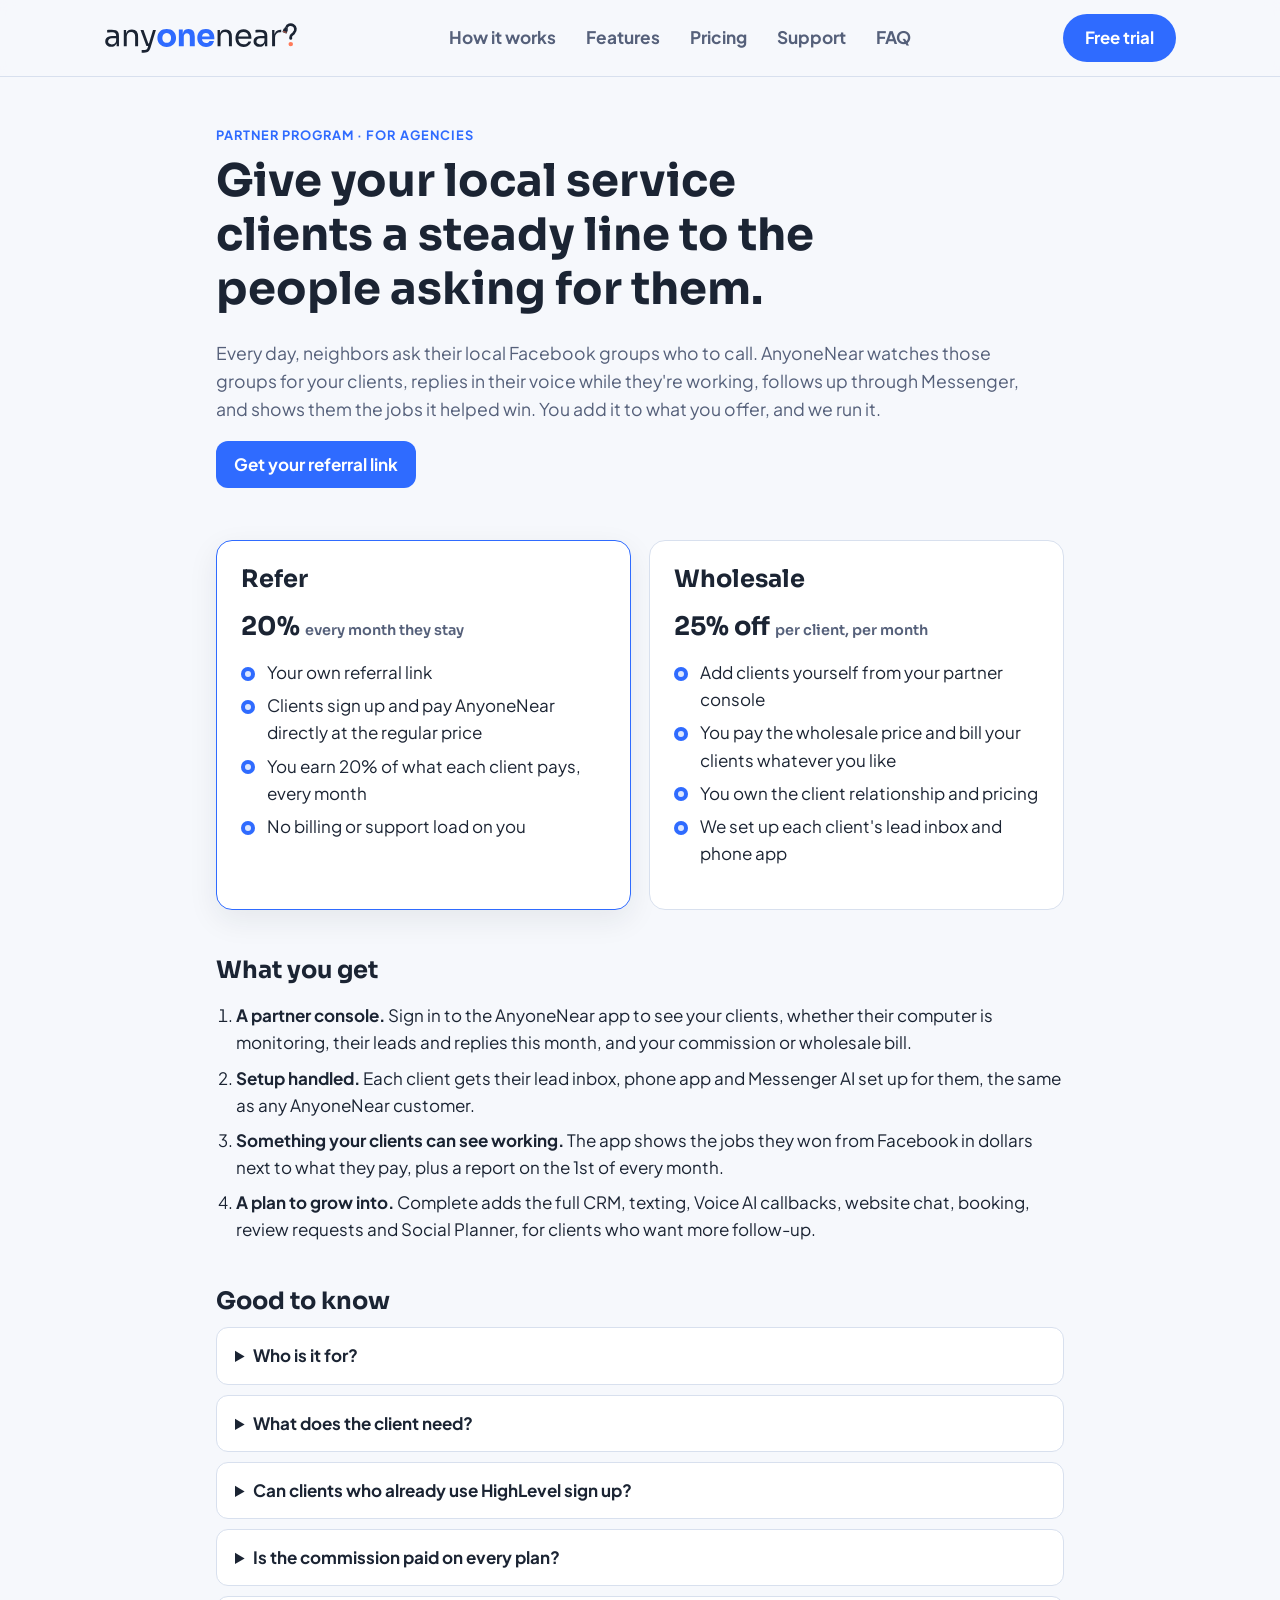
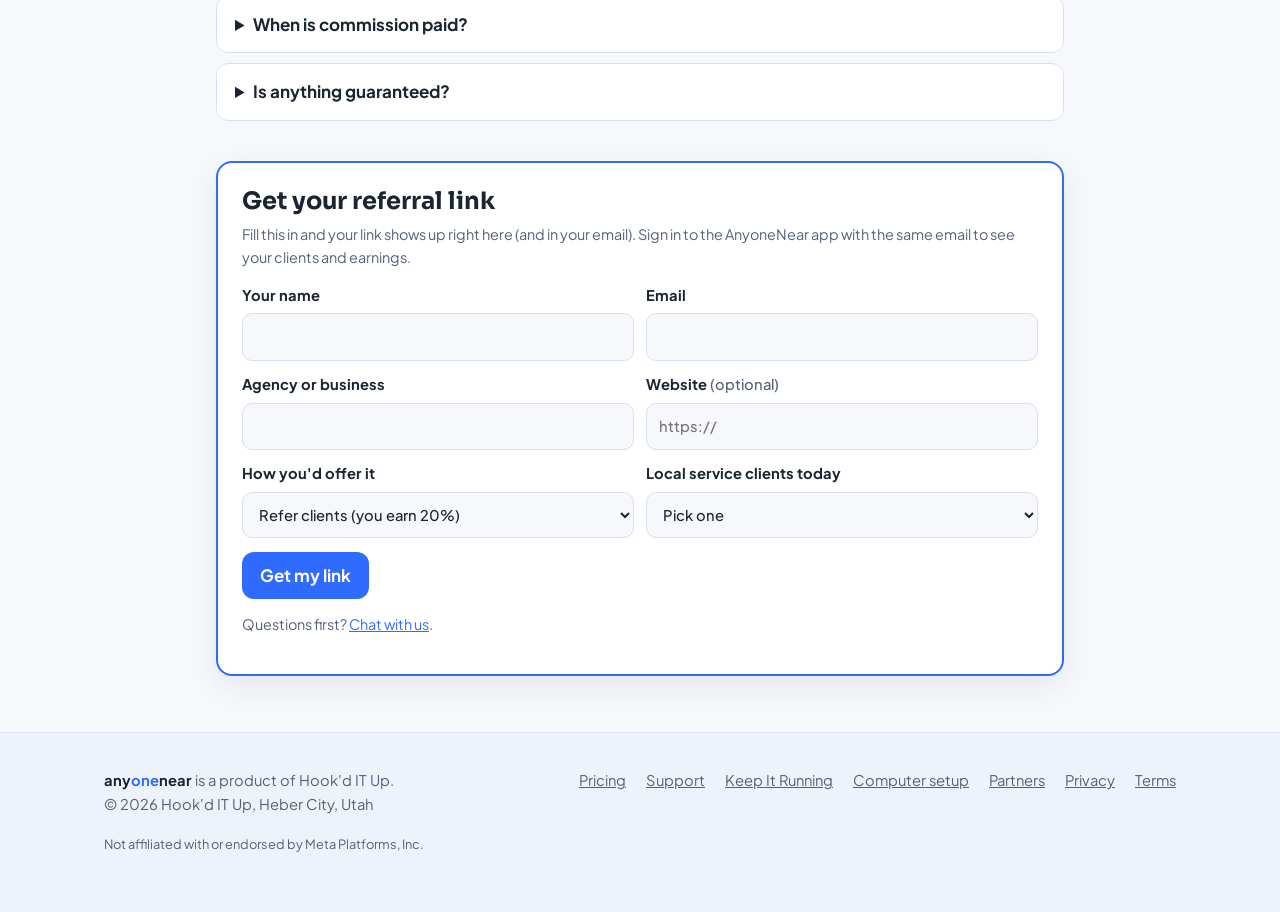
<file: partners/index.html>
<!DOCTYPE html>
<html lang="en">
<head>
<meta charset="utf-8">
<meta name="viewport" content="width=device-width, initial-scale=1">
<title>Partner Program | AnyoneNear</title>
<meta name="description" content="Agencies: offer AnyoneNear to your local service clients. Refer them and earn 20% every month they stay, or buy wholesale and bill them yourself.">
<meta name="robots" content="noindex">
<link rel="icon" href="../logo.svg" type="image/svg+xml">
<link rel="icon" href="../favicon-32.png" sizes="32x32" type="image/png">
<link rel="apple-touch-icon" href="../apple-touch-icon.png">
<link rel="preconnect" href="https://fonts.googleapis.com">
<link rel="preconnect" href="https://fonts.gstatic.com" crossorigin>
<link href="https://fonts.googleapis.com/css2?family=Sora:wght@600;700&family=Plus+Jakarta+Sans:wght@400;500;600;700&display=swap" rel="stylesheet">
<style>
:root{--bg:#f6f8fc;--surface:#fff;--surface-2:#eef2fa;--text:#1b2433;--muted:#55607a;--border:#d8e0ee;--accent:#2f6bff;--accent-hover:#1f55e0;--accent-soft:#dce7ff;--on-accent:#fff;--highlight:#ff7a59;--ok:#1f7a4d;--radius:16px}
@media (prefers-color-scheme: dark){:root{--bg:#0e1422;--surface:#161e30;--surface-2:#1c2640;--text:#eaf0fa;--muted:#a3afc6;--border:#2a3550;--accent:#6e9bff;--accent-hover:#93b5ff;--accent-soft:#1a2a55;--on-accent:#0b1530;--highlight:#ff9a7f;--ok:#5fd39a}}
*,*::before,*::after{box-sizing:border-box}
body{margin:0;background:var(--bg);color:var(--text);font-family:"Plus Jakarta Sans",system-ui,-apple-system,"Segoe UI",Roboto,Arial,sans-serif;font-size:17px;line-height:1.6}
a{color:var(--accent)}a:hover{color:var(--accent-hover)}
:focus-visible{outline:3px solid var(--highlight);outline-offset:2px;border-radius:6px}
h1,h2,h3{font-family:"Sora","Plus Jakarta Sans",sans-serif;line-height:1.2;margin:0 0 .5em;text-wrap:balance}
h1{font-size:clamp(2rem,4.5vw,2.8rem)}h2{font-size:1.5rem;margin-top:0}h3{font-size:1.1rem}
.wrap{max-width:880px;margin:0 auto;padding-inline:16px}
.hero{padding-block:48px 24px}
.eyebrow{font-size:.8rem;font-weight:700;letter-spacing:.08em;text-transform:uppercase;color:var(--accent);margin:0 0 10px}
.lead{font-size:1.1rem;color:var(--muted);max-width:62ch}
.grid{display:grid;gap:18px;margin-block:28px}
@media (min-width:760px){.grid{grid-template-columns:1fr 1fr}}
.card{background:var(--surface);border:1px solid var(--border);border-radius:var(--radius);padding:24px}
.card.pick{border-color:var(--accent);box-shadow:0 10px 30px rgba(27,36,51,.08)}
.price{font-family:"Sora",sans-serif;font-weight:700;font-size:1.6rem;margin:4px 0 8px}
.price small{font-size:.9rem;color:var(--muted);font-weight:600}
ul.checks{list-style:none;padding:0;margin:12px 0 18px}
ul.checks li{padding-left:26px;position:relative;margin:6px 0}
ul.checks li::before{content:"";position:absolute;left:0;top:.45em;width:14px;height:14px;border-radius:50%;background:var(--accent-soft);box-shadow:inset 0 0 0 4px var(--accent)}
.btn{display:inline-flex;align-items:center;justify-content:center;gap:8px;min-height:46px;padding:10px 18px;border-radius:12px;font-weight:700;text-decoration:none;border:0;cursor:pointer;font:inherit;font-weight:700}
.btn-primary{background:var(--accent);color:var(--on-accent)}.btn-primary:hover{background:var(--accent-hover);color:var(--on-accent)}
.btn-ghost{background:var(--accent-soft);color:var(--text)}.btn-ghost:hover{color:var(--text);filter:brightness(.97)}
.btns{display:flex;flex-wrap:wrap;gap:10px}
.note{font-size:.9rem;color:var(--muted)}
section{padding-block:18px 8px}
ol.steps{padding-left:1.2em}ol.steps li{margin:8px 0}
details{background:var(--surface);border:1px solid var(--border);border-radius:12px;padding:14px 18px;margin:10px 0}
summary{cursor:pointer;font-weight:700}
.why{background:var(--surface-2);border-radius:var(--radius);padding:20px 24px;margin-block:18px}
footer{padding-block:32px;color:var(--muted);font-size:.9rem;border-top:1px solid var(--border);margin-top:32px}
code{background:var(--surface-2);padding:1px 6px;border-radius:6px;font-size:.9em}
.join{background:var(--surface);border:2px solid var(--accent);border-radius:var(--radius);padding:24px;margin-block:22px;box-shadow:0 10px 30px rgba(27,36,51,.08);scroll-margin-top:90px}
.fgrid{display:grid;gap:12px;margin:14px 0}
@media (min-width:640px){.fgrid{grid-template-columns:1fr 1fr}}
.join label{display:flex;flex-direction:column;gap:6px;font-weight:700;font-size:.92rem}
.join .opt{font-weight:500;color:var(--muted)}
.join input,.join select{font:inherit;font-weight:500;padding:11px 12px;border:1px solid var(--border);border-radius:10px;background:var(--bg);color:var(--text);min-height:46px}
.join input:focus,.join select:focus{outline:2px solid var(--accent);outline-offset:1px}
.hp{position:absolute;left:-9999px;width:1px;height:1px;overflow:hidden}
.pf-err{color:#c2412d;font-weight:600;margin:10px 0 0}
.pf-done{margin-top:6px}
.linkbox{display:flex;gap:8px;margin:6px 0 10px}
.linkbox input{flex:1;min-width:0;font-weight:700;color:var(--accent)}
</style>
<link rel="stylesheet" href="/shared.css">
<script src="/analytics.js" defer></script>
</head>
<body>
<header class="an-hdr"><div class="an-hdr-in">
  <a class="an-brand" href="/" aria-label="AnyoneNear home"><picture><source srcset="/wordmark-white.svg" media="(prefers-color-scheme: dark)"><img src="/wordmark-night.svg" alt="AnyoneNear" width="193" height="32"></picture></a>
  <nav aria-label="Main"><ul>
    <li><a href="/#how">How it works</a></li>
    <li><a href="/#features">Features</a></li>
    <li><a href="/#pricing">Pricing</a></li>
      <li><a href="/support/">Support</a></li>
    <li><a href="/#faq">FAQ</a></li>
  </ul></nav>
  <a class="an-cta" href="/#join">Free trial</a>
</div></header>

<main class="wrap">
  <div class="hero">
    <p class="eyebrow">Partner program · For agencies</p>
    <h1>Give your local service clients a steady line to the people asking for them.</h1>
    <p class="lead">Every day, neighbors ask their local Facebook groups who to call. AnyoneNear watches those groups for your clients, replies in their voice while they're working, follows up through Messenger, and shows them the jobs it helped win. You add it to what you offer, and we run it.</p>
    <div class="btns" style="margin-top:16px"><a class="btn btn-primary" href="#join">Get your referral link</a></div>
  </div>

  <div class="grid">
    <div class="card pick">
      <h2>Refer</h2>
      <p class="price">20% <small>every month they stay</small></p>
      <ul class="checks">
        <li>Your own referral link</li>
        <li>Clients sign up and pay AnyoneNear directly at the regular price</li>
        <li>You earn 20% of what each client pays, every month</li>
        <li>No billing or support load on you</li>
      </ul>
    </div>
    <div class="card">
      <h2>Wholesale</h2>
      <p class="price">25% off <small>per client, per month</small></p>
      <ul class="checks">
        <li>Add clients yourself from your partner console</li>
        <li>You pay the wholesale price and bill your clients whatever you like</li>
        <li>You own the client relationship and pricing</li>
        <li>We set up each client's lead inbox and phone app</li>
      </ul>
    </div>
  </div>

  <section>
    <h2>What you get</h2>
    <ol class="steps">
      <li><strong>A partner console.</strong> Sign in to the AnyoneNear app to see your clients, whether their computer is monitoring, their leads and replies this month, and your commission or wholesale bill.</li>
      <li><strong>Setup handled.</strong> Each client gets their lead inbox, phone app and Messenger AI set up for them, the same as any AnyoneNear customer.</li>
      <li><strong>Something your clients can see working.</strong> The app shows the jobs they won from Facebook in dollars next to what they pay, plus a report on the 1st of every month.</li>
      <li><strong>A plan to grow into.</strong> Complete adds the full CRM, texting, Voice AI callbacks, website chat, booking, review requests and Social Planner, for clients who want more follow-up.</li>
    </ol>
  </section>

  <section>
    <h2>Good to know</h2>
    <details><summary>Who is it for?</summary><p>Local service businesses that get work from their community: HVAC, plumbing, roofing, electrical, landscaping, painting and similar trades.</p></details>
    <details><summary>What does the client need?</summary><p>A dedicated computer that stays on, awake and online 24/7, with Chrome open, and membership in their local Facebook groups. Facebook only allows this from the client's own login on their own computer, so monitoring runs there and stops when that computer is off. The free <a href="/computer-setup/">computer setup guide</a> covers it, or we can do it with <a href="/keep-running/">Keep It Running</a>.</p></details>
    <details><summary>Can clients who already use HighLevel sign up?</summary><p>Yes. Each client gets their own AnyoneNear lead inbox, separate from any HighLevel account they already have. Connecting AnyoneNear to accounts under your own HighLevel agency isn't available yet.</p></details>
    <details><summary>Is the commission paid on every plan?</summary><p>Yes: 20% of the client's AnyoneNear plan, Starter, Pro or Complete. One-time extras aren't included.</p></details>
    <details><summary>When is commission paid?</summary><p>Monthly, on the 1st. Each month's commission becomes payable once that client renews the following month, so a refunded or charged-back payment never earns commission. Your partner console shows what's waiting for a renewal, what's due on the 1st, and what you've been paid.</p></details>
    <details><summary>Is anything guaranteed?</summary><p>No. AnyoneNear replies at a human pace, within limits that help protect each client's Facebook account, so it can't promise to be first or to win any particular job. What it does is work for your clients while they're working.</p></details>
  </section>

  <section id="join" class="join">
    <h2>Get your referral link</h2>
    <p class="note" style="margin-top:-4px">Fill this in and your link shows up right here (and in your email). Sign in to the AnyoneNear app with the same email to see your clients and earnings.</p>
    <form id="partner-form" novalidate>
      <div class="fgrid">
        <label>Your name<input name="name" autocomplete="name" required></label>
        <label>Email<input name="email" type="email" autocomplete="email" required></label>
        <label>Agency or business<input name="agency" autocomplete="organization"></label>
        <label><span>Website <span class="opt">(optional)</span></span><input name="website" type="url" inputmode="url" placeholder="https://"></label>
        <label>How you'd offer it<select name="model"><option value="referral">Refer clients (you earn 20%)</option><option value="wholesale">Resell it (wholesale)</option><option value="both">Both</option></select></label>
        <label>Local service clients today<select name="clients"><option value="">Pick one</option><option>1–5</option><option>6–20</option><option>21–50</option><option>50+</option></select></label>
      </div>
      <label class="hp" aria-hidden="true">Company<input name="company" tabindex="-1" autocomplete="off"></label>
      <p class="note" id="pf-wholesale" hidden>Referral links start right away. Wholesale (adding and billing clients yourself) is reviewed first; we'll email you when it's on.</p>
      <div class="btns"><button class="btn btn-primary" type="submit" id="pf-go">Get my link</button></div>
      <p class="pf-err" id="pf-err" role="alert" hidden></p>
    </form>
    <div id="pf-done" class="pf-done" hidden>
      <p class="eyebrow" style="margin-bottom:6px">You're in</p>
      <h3 style="margin:0 0 8px">Your referral link</h3>
      <div class="linkbox"><input id="pf-link" readonly><button class="btn btn-primary" type="button" id="pf-copy">Copy</button></div>
      <p class="note" id="pf-next">Share it with your clients. When they start AnyoneNear through it, you earn 20% of what they pay, every month they stay. We've emailed it to you too. To see your clients and earnings, sign in to the <a href="https://anyonenear-app.vercel.app/">AnyoneNear app</a> with this email.</p>
    </div>
    <p class="note" style="margin-top:14px">Questions first? <a href="#" data-chat-open>Chat with us</a>.</p>
  </section>
</main>

<footer class="an-ftr"><div class="an-ftr-in">
  <div class="an-foot">
    <div>
      <strong style="color:var(--text)">any<span style="color:var(--accent)">one</span>near</strong> is a product of Hook'd IT Up.<br>
      &copy; 2026 Hook'd IT Up, Heber City, Utah
    </div>
    <nav aria-label="Footer"><ul>
      <li><a href="/#pricing">Pricing</a></li>
      <li><a href="/support/">Support</a></li>
      <li><a href="/keep-running/">Keep It Running</a></li>
      <li><a href="/computer-setup/">Computer setup</a></li>
      <li><a href="/partners/">Partners</a></li>
      <li><a href="/privacy.html">Privacy</a></li>
      <li><a href="/terms.html">Terms</a></li>
    </ul></nav>
  </div>
  <p class="disclaimer">Not affiliated with or endorsed by Meta Platforms, Inc.</p>
</div></footer>
<script>
  // "Chat with us" buttons open the chat widget (bottom right). Without it, the FAQ.
  document.querySelectorAll("[data-chat-open]").forEach(function(b){
    b.addEventListener("click", function(e){
      var w = window.leadConnector && window.leadConnector.chatWidget;
      if (w && typeof w.openWidget === "function") { e.preventDefault(); w.openWidget(); }
    });
  });
</script>
<script>
  // Partner signup (functions/partner-signup): the link comes back at once.
  (function(){
    var f = document.getElementById("partner-form");
    if (!f) return;
    var model = f.elements.model, note = document.getElementById("pf-wholesale"), err = document.getElementById("pf-err"), go = document.getElementById("pf-go");
    model.addEventListener("change", function(){ note.hidden = model.value === "referral"; });
    f.addEventListener("submit", function(e){
      e.preventDefault(); err.hidden = true;
      var d = {}; ["name","email","agency","website","model","clients","company"].forEach(function(k){ d[k] = (f.elements[k].value || "").trim(); });
      if (!d.name) { err.textContent = "Enter your name."; err.hidden = false; f.elements.name.focus(); return; }
      if (!/^[^\s@]+@[^\s@]+\.[^\s@]+$/.test(d.email)) { err.textContent = "Enter a valid email."; err.hidden = false; f.elements.email.focus(); return; }
      if (d.website && !/^https?:\/\//i.test(d.website)) d.website = "https://" + d.website;
      go.disabled = true; go.textContent = "Getting your link…";
      fetch("https://citzcbytydvrrqxbzkli.supabase.co/functions/v1/partner-signup", { method: "POST", headers: { "Content-Type": "application/json" }, body: JSON.stringify(d) })
        .then(function(r){ return r.json().then(function(j){ return { ok: r.ok, j: j }; }); })
        .then(function(res){
          if (!res.ok || !res.j.ok) throw new Error(res.j.error || "Something went wrong. Try again in a minute.");
          document.getElementById("pf-link").value = res.j.link;
          if (res.j.existing) document.getElementById("pf-next").insertAdjacentHTML("afterbegin", "You already had a link with this email, so here it is again. ");
          else if (res.j.wholesalePending) document.getElementById("pf-next").insertAdjacentHTML("beforeend", " You asked about wholesale too: we'll review it and email you when you can add clients yourself.");
          f.hidden = true; document.getElementById("pf-done").hidden = false;
          document.getElementById("pf-link").select();
        })
        .catch(function(x){ err.textContent = x.message; err.hidden = false; go.disabled = false; go.textContent = "Get my link"; });
    });
    document.getElementById("pf-copy").addEventListener("click", function(){
      var i = document.getElementById("pf-link"), b = this;
      (navigator.clipboard ? navigator.clipboard.writeText(i.value) : Promise.reject()).catch(function(){ i.select(); document.execCommand("copy"); })
        .finally(function(){ b.textContent = "Copied ✓"; setTimeout(function(){ b.textContent = "Copy"; }, 2000); });
    });
  })();
</script>
<!-- Website chat (HighLevel Conversation AI agent "AnyoneNear Website Chat", master sub-account) -->
<script src="https://widgets.leadconnectorhq.com/loader.js" data-resources-url="https://widgets.leadconnectorhq.com/chat-widget/loader.js" data-widget-id="6ac586773571432bfc4807aa" defer></script>
</body>
</html>
</file>
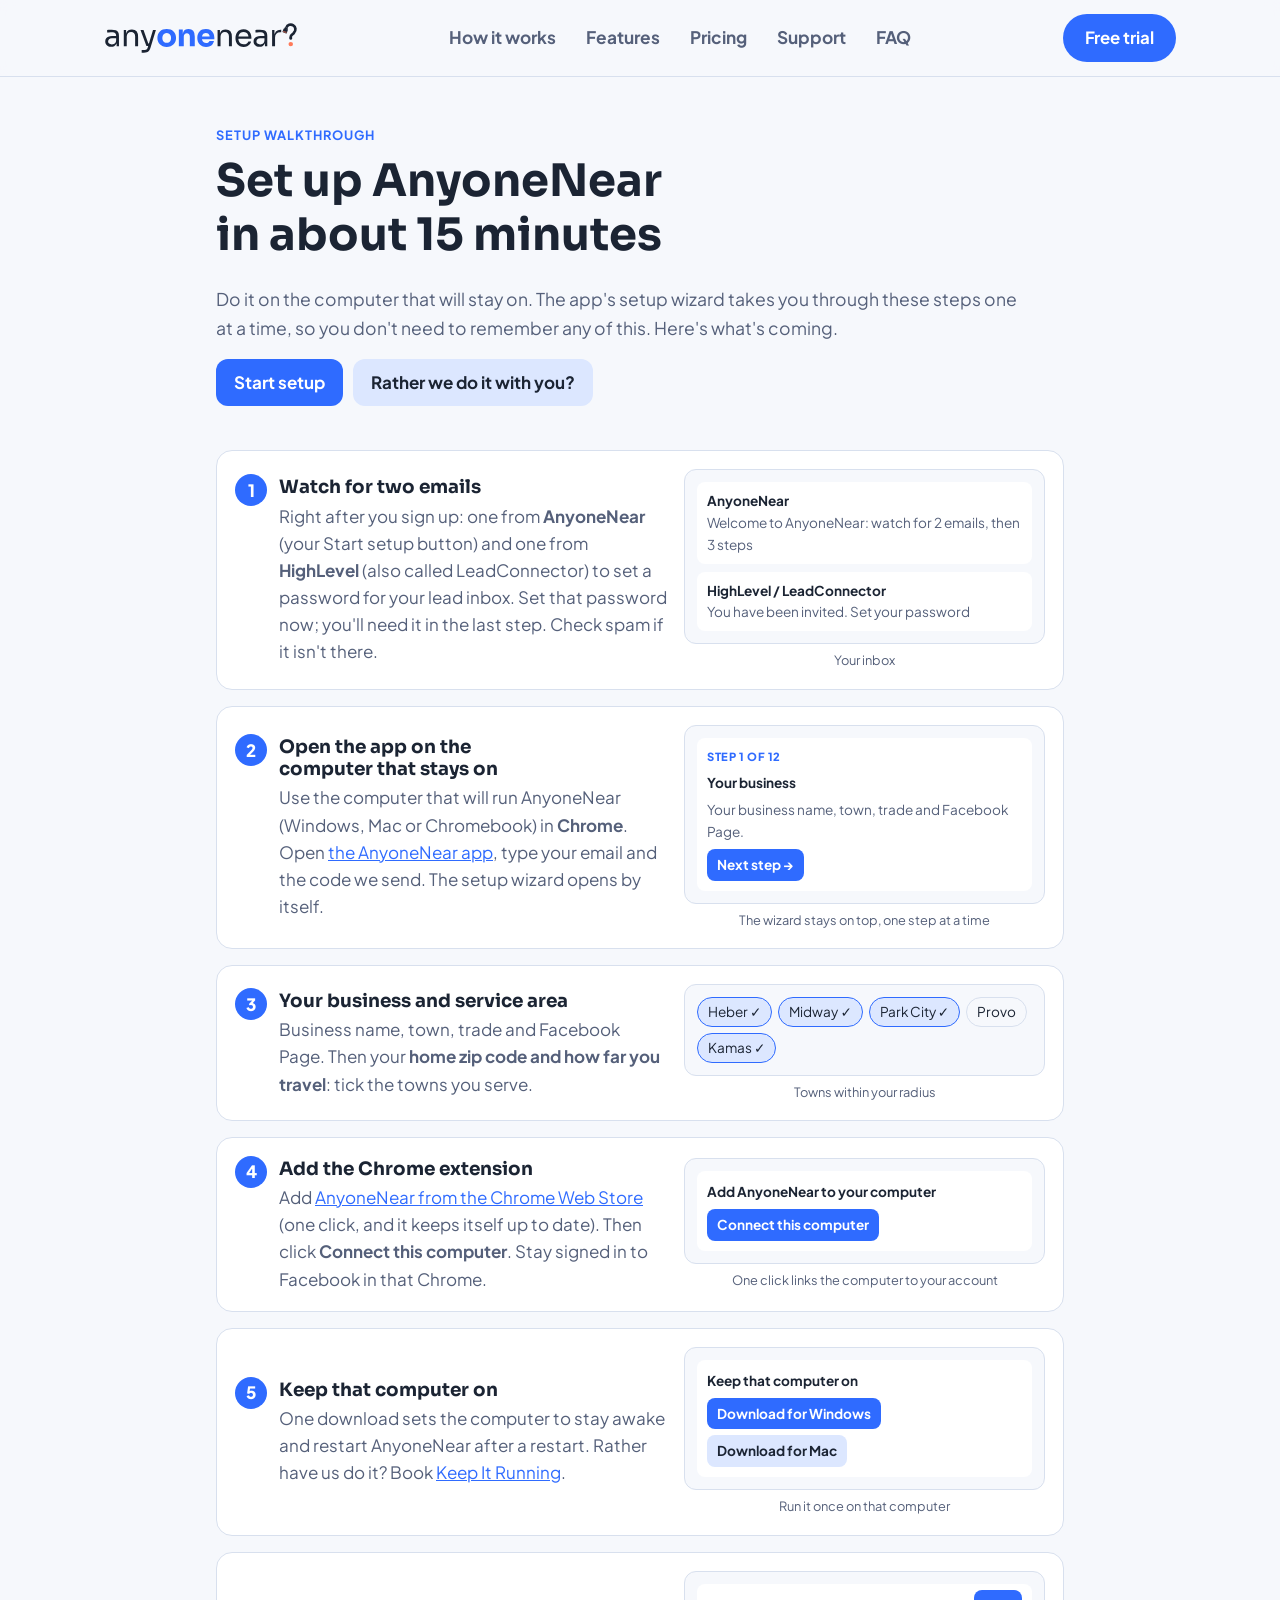
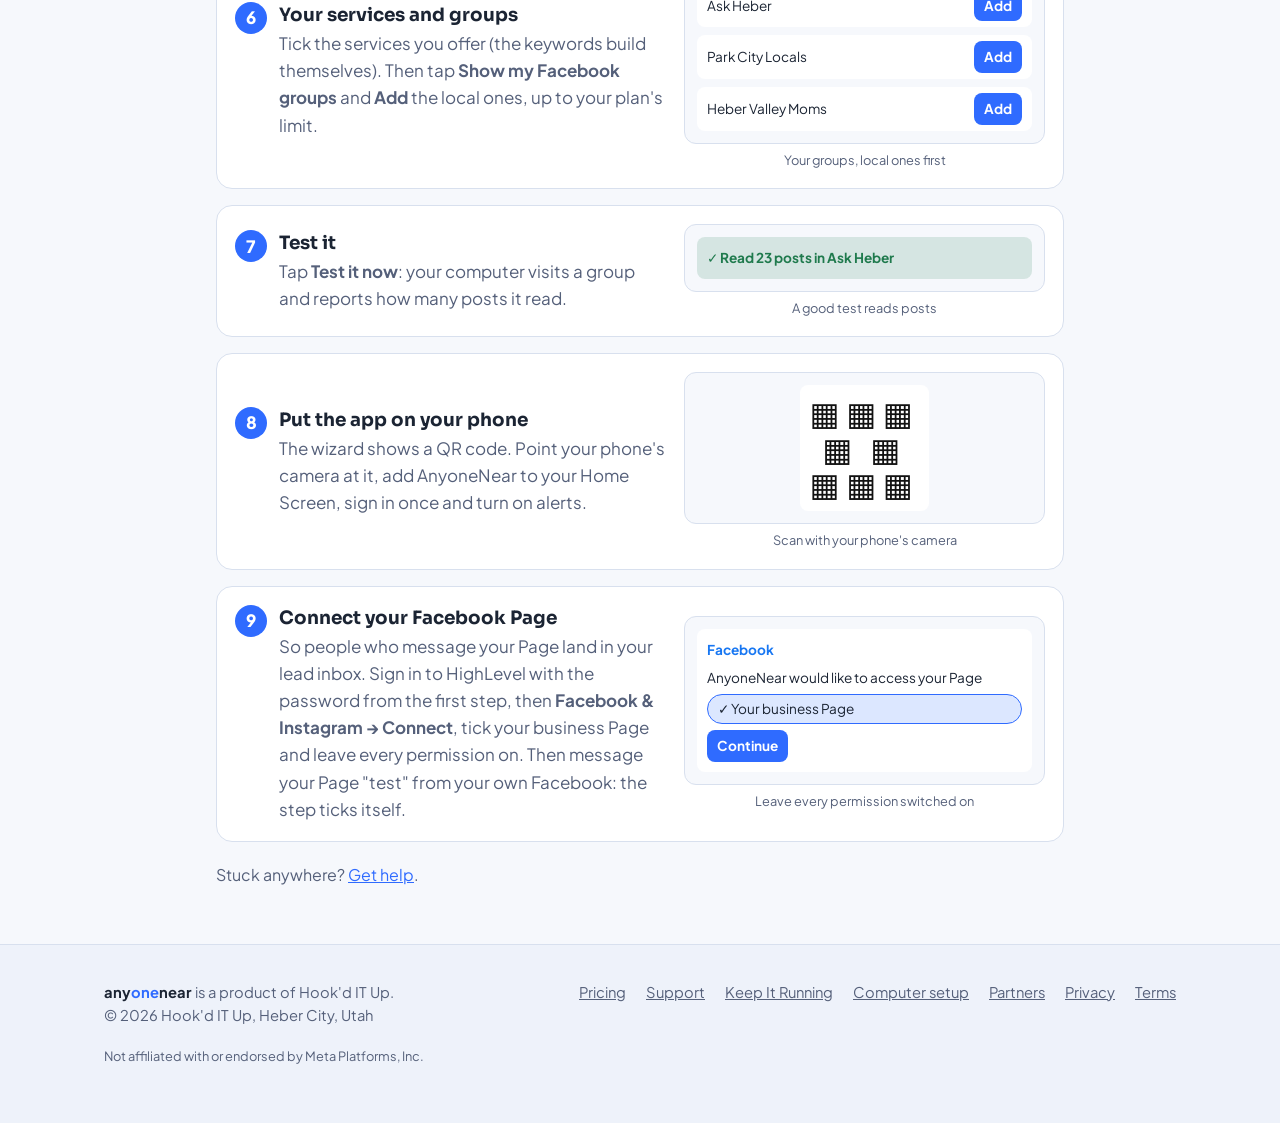
<file: start/index.html>
<!DOCTYPE html>
<html lang="en">
<head>
<meta charset="utf-8">
<meta name="viewport" content="width=device-width, initial-scale=1">
<title>AnyoneNear Setup Walkthrough</title>
<meta name="description" content="Every AnyoneNear setup step, in order, with what each screen looks like. About 15 minutes.">
<link rel="canonical" href="https://anyonenear.hookditup.com/start/">
<meta name="robots" content="noindex">
<meta property="og:type" content="website">
<meta property="og:site_name" content="AnyoneNear">
<meta property="og:url" content="https://anyonenear.hookditup.com/start/">
<meta property="og:title" content="AnyoneNear Setup Walkthrough">
<meta property="og:description" content="Every AnyoneNear setup step, in order, with what each screen looks like. About 15 minutes.">
<meta property="og:image" content="https://anyonenear.hookditup.com/og.png">
<meta property="og:image:width" content="1200">
<meta property="og:image:height" content="630">
<meta property="og:image:alt" content="AnyoneNear: Your next customer is asking in a Facebook group right now.">
<meta name="twitter:card" content="summary_large_image">
<meta name="twitter:title" content="AnyoneNear Setup Walkthrough">
<meta name="twitter:description" content="Every AnyoneNear setup step, in order, with what each screen looks like. About 15 minutes.">
<meta name="twitter:image" content="https://anyonenear.hookditup.com/og.png">
<link rel="icon" href="../logo.svg" type="image/svg+xml">
<link rel="icon" href="../favicon-32.png" sizes="32x32" type="image/png">
<link rel="apple-touch-icon" href="../apple-touch-icon.png">
<link rel="preconnect" href="https://fonts.googleapis.com">
<link rel="preconnect" href="https://fonts.gstatic.com" crossorigin>
<link href="https://fonts.googleapis.com/css2?family=Sora:wght@600;700&family=Plus+Jakarta+Sans:wght@400;500;600;700&display=swap" rel="stylesheet">
<style>
:root{--bg:#f6f8fc;--surface:#fff;--surface-2:#eef2fa;--text:#1b2433;--muted:#55607a;--border:#d8e0ee;--accent:#2f6bff;--accent-hover:#1f55e0;--accent-soft:#dce7ff;--on-accent:#fff;--highlight:#ff7a59;--ok:#1f7a4d;--radius:16px}
@media (prefers-color-scheme: dark){:root{--bg:#0e1422;--surface:#161e30;--surface-2:#1c2640;--text:#eaf0fa;--muted:#a3afc6;--border:#2a3550;--accent:#6e9bff;--accent-hover:#93b5ff;--accent-soft:#1a2a55;--on-accent:#0b1530;--highlight:#ff9a7f;--ok:#5fd39a}}
*,*::before,*::after{box-sizing:border-box}
body{margin:0;background:var(--bg);color:var(--text);font-family:"Plus Jakarta Sans",system-ui,-apple-system,"Segoe UI",Roboto,Arial,sans-serif;font-size:17px;line-height:1.6}
a{color:var(--accent)}a:hover{color:var(--accent-hover)}
:focus-visible{outline:3px solid var(--highlight);outline-offset:2px;border-radius:6px}
h1,h2,h3{font-family:"Sora","Plus Jakarta Sans",sans-serif;line-height:1.2;margin:0 0 .5em;text-wrap:balance}
h1{font-size:clamp(2rem,4.5vw,2.8rem)}h2{font-size:1.5rem;margin-top:0}h3{font-size:1.1rem}
.wrap{max-width:880px;margin:0 auto;padding-inline:16px}
.hero{padding-block:48px 24px}
.eyebrow{font-size:.8rem;font-weight:700;letter-spacing:.08em;text-transform:uppercase;color:var(--accent);margin:0 0 10px}
.lead{font-size:1.1rem;color:var(--muted);max-width:62ch}
.grid{display:grid;gap:18px;margin-block:28px}
@media (min-width:760px){.grid{grid-template-columns:1fr 1fr}}
.card{background:var(--surface);border:1px solid var(--border);border-radius:var(--radius);padding:24px}
.card.pick{border-color:var(--accent);box-shadow:0 10px 30px rgba(27,36,51,.08)}
.price{font-family:"Sora",sans-serif;font-weight:700;font-size:1.6rem;margin:4px 0 8px}
.price small{font-size:.9rem;color:var(--muted);font-weight:600}
ul.checks{list-style:none;padding:0;margin:12px 0 18px}
ul.checks li{padding-left:26px;position:relative;margin:6px 0}
ul.checks li::before{content:"";position:absolute;left:0;top:.45em;width:14px;height:14px;border-radius:50%;background:var(--accent-soft);box-shadow:inset 0 0 0 4px var(--accent)}
.btn{display:inline-flex;align-items:center;justify-content:center;gap:8px;min-height:46px;padding:10px 18px;border-radius:12px;font-weight:700;text-decoration:none;border:0;cursor:pointer;font:inherit;font-weight:700}
.btn-primary{background:var(--accent);color:var(--on-accent)}.btn-primary:hover{background:var(--accent-hover);color:var(--on-accent)}
.btn-ghost{background:var(--accent-soft);color:var(--text)}.btn-ghost:hover{color:var(--text);filter:brightness(.97)}
.btns{display:flex;flex-wrap:wrap;gap:10px}
.note{font-size:.9rem;color:var(--muted)}
section{padding-block:18px 8px}
ol.steps{padding-left:1.2em}ol.steps li{margin:8px 0}
details{background:var(--surface);border:1px solid var(--border);border-radius:12px;padding:14px 18px;margin:10px 0}
summary{cursor:pointer;font-weight:700}
.why{background:var(--surface-2);border-radius:var(--radius);padding:20px 24px;margin-block:18px}
footer{padding-block:32px;color:var(--muted);font-size:.9rem;border-top:1px solid var(--border);margin-top:32px}
code{background:var(--surface-2);padding:1px 6px;border-radius:6px;font-size:.9em}
</style>
<link rel="stylesheet" href="/shared.css">
<script src="/analytics.js" defer></script>
<link rel="stylesheet" href="/shared.css">
<script src="/analytics.js" defer></script>
<style>
.wlist{list-style:none;padding:0;margin:20px 0;display:grid;gap:16px}
.ws{display:grid;gap:16px;background:var(--surface);border:1px solid var(--border);border-radius:16px;padding:18px}
@media (min-width:760px){.ws{grid-template-columns:1.2fr 1fr;align-items:center}}
.wt{display:flex;gap:12px}.wt h2{font-size:1.15rem;margin:2px 0 4px}.wt p{margin:0;color:var(--muted)}
.n{flex:none;width:32px;height:32px;border-radius:50%;background:var(--accent);color:var(--on-accent);font-weight:800;display:flex;align-items:center;justify-content:center}
.mock{margin:0}.mock figcaption{font-size:.8rem;color:var(--muted);margin-top:6px;text-align:center}
.mock-in{background:var(--bg);border:1px solid var(--border);border-radius:12px;padding:12px;display:grid;gap:8px;font-size:.85rem}
.mail{display:grid;background:var(--surface);border-radius:8px;padding:8px 10px}.mail span{color:var(--muted)}
.bar{display:grid;gap:6px;background:var(--surface);border-radius:8px;padding:10px}.bar i{color:var(--muted);font-style:normal}
.pill{font-size:.7rem;font-weight:800;color:var(--accent);letter-spacing:.05em}
.btnm{display:inline-block;justify-self:start;background:var(--accent);color:var(--on-accent);border-radius:8px;padding:5px 10px;font-weight:700}.btnm.alt{background:var(--accent-soft);color:var(--text)}
.chips{display:flex;flex-wrap:wrap;gap:6px}.c{border:1px solid var(--border);border-radius:99px;padding:3px 10px}.c.on{border-color:var(--accent);background:var(--accent-soft)}
.row2{display:flex;justify-content:space-between;align-items:center;background:var(--surface);border-radius:8px;padding:6px 10px}
.ok{background:color-mix(in srgb,var(--ok) 15%,transparent);color:var(--ok);border-radius:8px;padding:10px;font-weight:700}
.qr{font-size:2rem;line-height:1.1;text-align:center;letter-spacing:.2em;background:#fff;color:#111;border-radius:8px;padding:10px;justify-self:center}
.fb{display:grid;gap:6px;background:var(--surface);border-radius:8px;padding:10px}.fb b{color:#1877f2}
</style>
</head>
<body>
<header class="an-hdr"><div class="an-hdr-in">
  <a class="an-brand" href="/" aria-label="AnyoneNear home"><picture><source srcset="/wordmark-white.svg" media="(prefers-color-scheme: dark)"><img src="/wordmark-night.svg" alt="AnyoneNear" width="193" height="32"></picture></a>
  <nav aria-label="Main"><ul>
    <li><a href="/#how">How it works</a></li>
    <li><a href="/#features">Features</a></li>
    <li><a href="/#pricing">Pricing</a></li>
      <li><a href="/support/">Support</a></li>
    <li><a href="/#faq">FAQ</a></li>
  </ul></nav>
  <a class="an-cta" href="/#join">Free trial</a>
</div></header>

<main class="wrap">
  <section class="hero">
    <p class="eyebrow">Setup walkthrough</p>
    <h1>Set up AnyoneNear in about 15 minutes</h1>
    <p class="lead">Do it on the computer that will stay on. The app's setup wizard takes you through these steps one at a time, so you don't need to remember any of this. Here's what's coming.</p>
    <div class="btns"><a class="btn btn-primary" href="https://anyonenear-app.vercel.app/">Start setup</a><a class="btn btn-ghost" href="/keep-running/">Rather we do it with you?</a></div>
  </section>
  <ol class="wlist">
    <li class="ws"><div class="wt"><span class="n">1</span><div><h2>Watch for two emails</h2><p>Right after you sign up: one from <b>AnyoneNear</b> (your Start setup button) and one from <b>HighLevel</b> (also called LeadConnector) to set a password for your lead inbox. Set that password now; you'll need it in the last step. Check spam if it isn't there.</p></div></div><figure class="mock"><div class="mock-in"><div class="mail"><b>AnyoneNear</b><span>Welcome to AnyoneNear: watch for 2 emails, then 3 steps</span></div><div class="mail"><b>HighLevel / LeadConnector</b><span>You have been invited. Set your password</span></div></div><figcaption>Your inbox</figcaption></figure></li>
    <li class="ws"><div class="wt"><span class="n">2</span><div><h2>Open the app on the computer that stays on</h2><p>Use the computer that will run AnyoneNear (Windows, Mac or Chromebook) in <b>Chrome</b>. Open <a href="https://anyonenear-app.vercel.app/">the AnyoneNear app</a>, type your email and the code we send. The setup wizard opens by itself.</p></div></div><figure class="mock"><div class="mock-in"><div class="bar"><span class="pill">STEP 1 OF 12</span><b>Your business</b><i>Your business name, town, trade and Facebook Page.</i><span class="btnm">Next step &rarr;</span></div></div><figcaption>The wizard stays on top, one step at a time</figcaption></figure></li>
    <li class="ws"><div class="wt"><span class="n">3</span><div><h2>Your business and service area</h2><p>Business name, town, trade and Facebook Page. Then your <b>home zip code and how far you travel</b>: tick the towns you serve.</p></div></div><figure class="mock"><div class="mock-in"><div class="chips"><span class="c on">Heber &#10003;</span><span class="c on">Midway &#10003;</span><span class="c on">Park City &#10003;</span><span class="c">Provo</span><span class="c on">Kamas &#10003;</span></div></div><figcaption>Towns within your radius</figcaption></figure></li>
    <li class="ws"><div class="wt"><span class="n">4</span><div><h2>Add the Chrome extension</h2><p>Add <a href="https://chromewebstore.google.com/detail/ghdfkkegebedmfamdkjkgogkdocgppoc" target="_blank" rel="noopener">AnyoneNear from the Chrome Web Store</a> (one click, and it keeps itself up to date). Then click <b>Connect this computer</b>. Stay signed in to Facebook in that Chrome.</p></div></div><figure class="mock"><div class="mock-in"><div class="bar"><b>Add AnyoneNear to your computer</b><span class="btnm">Connect this computer</span></div></div><figcaption>One click links the computer to your account</figcaption></figure></li>
    <li class="ws"><div class="wt"><span class="n">5</span><div><h2>Keep that computer on</h2><p>One download sets the computer to stay awake and restart AnyoneNear after a restart. Rather have us do it? Book <a href="/keep-running/">Keep It Running</a>.</p></div></div><figure class="mock"><div class="mock-in"><div class="bar"><b>Keep that computer on</b><span class="btnm">Download for Windows</span><span class="btnm alt">Download for Mac</span></div></div><figcaption>Run it once on that computer</figcaption></figure></li>
    <li class="ws"><div class="wt"><span class="n">6</span><div><h2>Your services and groups</h2><p>Tick the services you offer (the keywords build themselves). Then tap <b>Show my Facebook groups</b> and <b>Add</b> the local ones, up to your plan's limit.</p></div></div><figure class="mock"><div class="mock-in"><div class="row2"><span>Ask Heber</span><span class="btnm">Add</span></div><div class="row2"><span>Park City Locals</span><span class="btnm">Add</span></div><div class="row2"><span>Heber Valley Moms</span><span class="btnm">Add</span></div></div><figcaption>Your groups, local ones first</figcaption></figure></li>
    <li class="ws"><div class="wt"><span class="n">7</span><div><h2>Test it</h2><p>Tap <b>Test it now</b>: your computer visits a group and reports how many posts it read.</p></div></div><figure class="mock"><div class="mock-in"><div class="ok">&#10003; Read 23 posts in Ask Heber</div></div><figcaption>A good test reads posts</figcaption></figure></li>
    <li class="ws"><div class="wt"><span class="n">8</span><div><h2>Put the app on your phone</h2><p>The wizard shows a QR code. Point your phone's camera at it, add AnyoneNear to your Home Screen, sign in once and turn on alerts.</p></div></div><figure class="mock"><div class="mock-in"><div class="qr">&#9638;&#9638;&#9638;<br>&#9638; &#9638;<br>&#9638;&#9638;&#9638;</div></div><figcaption>Scan with your phone's camera</figcaption></figure></li>
    <li class="ws"><div class="wt"><span class="n">9</span><div><h2>Connect your Facebook Page</h2><p>So people who message your Page land in your lead inbox. Sign in to HighLevel with the password from the first step, then <b>Facebook &amp; Instagram &rarr; Connect</b>, tick your business Page and leave every permission on. Then message your Page "test" from your own Facebook: the step ticks itself.</p></div></div><figure class="mock"><div class="mock-in"><div class="fb"><b>Facebook</b><span>AnyoneNear would like to access your Page</span><span class="c on">&#10003; Your business Page</span><span class="btnm">Continue</span></div></div><figcaption>Leave every permission switched on</figcaption></figure></li>
  </ol>
  <p class="lead" style="font-size:1rem">Stuck anywhere? <a href="/support/">Get help</a>.</p>
</main>

<footer class="an-ftr"><div class="an-ftr-in">
  <div class="an-foot">
    <div>
      <strong style="color:var(--text)">any<span style="color:var(--accent)">one</span>near</strong> is a product of Hook'd IT Up.<br>
      &copy; 2026 Hook'd IT Up, Heber City, Utah
    </div>
    <nav aria-label="Footer"><ul>
      <li><a href="/#pricing">Pricing</a></li>
      <li><a href="/support/">Support</a></li>
      <li><a href="/keep-running/">Keep It Running</a></li>
      <li><a href="/computer-setup/">Computer setup</a></li>
      <li><a href="/partners/">Partners</a></li>
      <li><a href="/privacy.html">Privacy</a></li>
      <li><a href="/terms.html">Terms</a></li>
    </ul></nav>
  </div>
  <p class="disclaimer">Not affiliated with or endorsed by Meta Platforms, Inc.</p>
</div></footer>
</body>
</html>
</file>
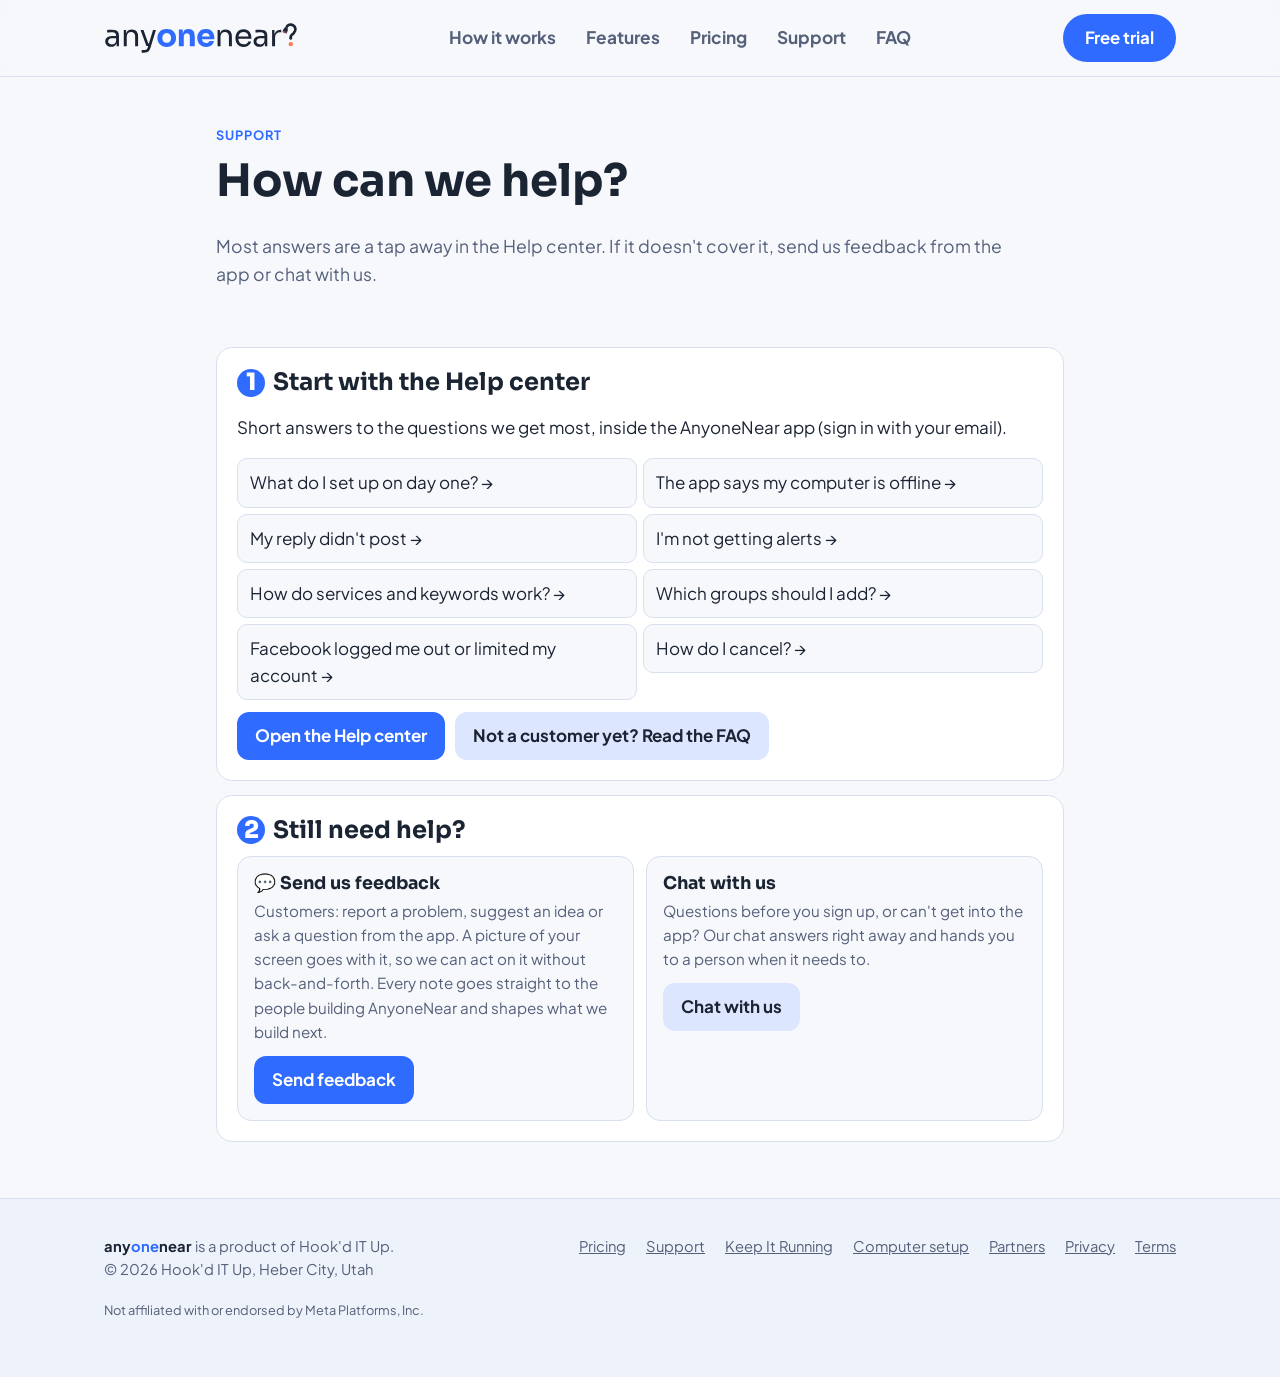
<file: support/index.html>
<!DOCTYPE html>
<html lang="en">
<head>
<meta charset="utf-8">
<meta name="viewport" content="width=device-width, initial-scale=1">
<title>AnyoneNear Support</title>
<meta name="description" content="Answers first: the AnyoneNear Help center. Still stuck? Send feedback from the app or chat with us.">
<link rel="canonical" href="https://anyonenear.hookditup.com/support/">
<meta name="robots" content="noindex">
<meta property="og:type" content="website">
<meta property="og:site_name" content="AnyoneNear">
<meta property="og:url" content="https://anyonenear.hookditup.com/support/">
<meta property="og:title" content="AnyoneNear Support">
<meta property="og:description" content="Answers first: the AnyoneNear Help center. Still stuck? Send feedback from the app or chat with us.">
<meta property="og:image" content="https://anyonenear.hookditup.com/og.png">
<meta property="og:image:width" content="1200">
<meta property="og:image:height" content="630">
<meta property="og:image:alt" content="AnyoneNear: Your next customer is asking in a Facebook group right now.">
<meta name="twitter:card" content="summary_large_image">
<meta name="twitter:title" content="AnyoneNear Support">
<meta name="twitter:description" content="Answers first: the AnyoneNear Help center. Still stuck? Send feedback from the app or chat with us.">
<meta name="twitter:image" content="https://anyonenear.hookditup.com/og.png">
<link rel="icon" href="../logo.svg" type="image/svg+xml">
<link rel="icon" href="../favicon-32.png" sizes="32x32" type="image/png">
<link rel="apple-touch-icon" href="../apple-touch-icon.png">
<link rel="preconnect" href="https://fonts.googleapis.com">
<link rel="preconnect" href="https://fonts.gstatic.com" crossorigin>
<link href="https://fonts.googleapis.com/css2?family=Sora:wght@600;700&family=Plus+Jakarta+Sans:wght@400;500;600;700&display=swap" rel="stylesheet">
<style>
:root{--bg:#f6f8fc;--surface:#fff;--surface-2:#eef2fa;--text:#1b2433;--muted:#55607a;--border:#d8e0ee;--accent:#2f6bff;--accent-hover:#1f55e0;--accent-soft:#dce7ff;--on-accent:#fff;--highlight:#ff7a59;--ok:#1f7a4d;--radius:16px}
@media (prefers-color-scheme: dark){:root{--bg:#0e1422;--surface:#161e30;--surface-2:#1c2640;--text:#eaf0fa;--muted:#a3afc6;--border:#2a3550;--accent:#6e9bff;--accent-hover:#93b5ff;--accent-soft:#1a2a55;--on-accent:#0b1530;--highlight:#ff9a7f;--ok:#5fd39a}}
*,*::before,*::after{box-sizing:border-box}
body{margin:0;background:var(--bg);color:var(--text);font-family:"Plus Jakarta Sans",system-ui,-apple-system,"Segoe UI",Roboto,Arial,sans-serif;font-size:17px;line-height:1.6}
a{color:var(--accent)}a:hover{color:var(--accent-hover)}
:focus-visible{outline:3px solid var(--highlight);outline-offset:2px;border-radius:6px}
h1,h2,h3{font-family:"Sora","Plus Jakarta Sans",sans-serif;line-height:1.2;margin:0 0 .5em;text-wrap:balance}
h1{font-size:clamp(2rem,4.5vw,2.8rem)}h2{font-size:1.5rem;margin-top:0}h3{font-size:1.1rem}
.wrap{max-width:880px;margin:0 auto;padding-inline:16px}
.hero{padding-block:48px 24px}
.eyebrow{font-size:.8rem;font-weight:700;letter-spacing:.08em;text-transform:uppercase;color:var(--accent);margin:0 0 10px}
.lead{font-size:1.1rem;color:var(--muted);max-width:62ch}
.grid{display:grid;gap:18px;margin-block:28px}
@media (min-width:760px){.grid{grid-template-columns:1fr 1fr}}
.card{background:var(--surface);border:1px solid var(--border);border-radius:var(--radius);padding:24px}
.card.pick{border-color:var(--accent);box-shadow:0 10px 30px rgba(27,36,51,.08)}
.price{font-family:"Sora",sans-serif;font-weight:700;font-size:1.6rem;margin:4px 0 8px}
.price small{font-size:.9rem;color:var(--muted);font-weight:600}
ul.checks{list-style:none;padding:0;margin:12px 0 18px}
ul.checks li{padding-left:26px;position:relative;margin:6px 0}
ul.checks li::before{content:"";position:absolute;left:0;top:.45em;width:14px;height:14px;border-radius:50%;background:var(--accent-soft);box-shadow:inset 0 0 0 4px var(--accent)}
.btn{display:inline-flex;align-items:center;justify-content:center;gap:8px;min-height:46px;padding:10px 18px;border-radius:12px;font-weight:700;text-decoration:none;border:0;cursor:pointer;font:inherit;font-weight:700}
.btn-primary{background:var(--accent);color:var(--on-accent)}.btn-primary:hover{background:var(--accent-hover);color:var(--on-accent)}
.btn-ghost{background:var(--accent-soft);color:var(--text)}.btn-ghost:hover{color:var(--text);filter:brightness(.97)}
.btns{display:flex;flex-wrap:wrap;gap:10px}
.note{font-size:.9rem;color:var(--muted)}
section{padding-block:18px 8px}
ol.steps{padding-left:1.2em}ol.steps li{margin:8px 0}
details{background:var(--surface);border:1px solid var(--border);border-radius:12px;padding:14px 18px;margin:10px 0}
summary{cursor:pointer;font-weight:700}
.why{background:var(--surface-2);border-radius:var(--radius);padding:20px 24px;margin-block:18px}
footer{padding-block:32px;color:var(--muted);font-size:.9rem;border-top:1px solid var(--border);margin-top:32px}
code{background:var(--surface-2);padding:1px 6px;border-radius:6px;font-size:.9em}
</style>
<link rel="stylesheet" href="/shared.css">
<script src="/analytics.js" defer></script>
<style>
.steps2{display:grid;gap:14px;margin:18px 0}
.step2{background:var(--surface);border:1px solid var(--border);border-radius:16px;padding:20px}
.step2 .n{display:inline-flex;width:28px;height:28px;border-radius:50%;background:var(--accent);color:var(--on-accent);font-weight:800;align-items:center;justify-content:center;margin-right:8px}
.arts{list-style:none;padding:0;margin:12px 0 4px;display:grid;gap:6px}
@media (min-width:640px){.arts{grid-template-columns:1fr 1fr}}
.arts a{display:block;padding:10px 12px;border:1px solid var(--border);border-radius:10px;text-decoration:none;color:var(--text);background:var(--bg)}
.arts a:hover{border-color:var(--accent)}
.two{display:grid;gap:12px;margin-top:12px}
@media (min-width:640px){.two{grid-template-columns:1fr 1fr}}
.opt{border:1px solid var(--border);border-radius:14px;padding:16px;background:var(--bg)}
.opt h3{margin:0 0 4px}.opt p{margin:0 0 12px;color:var(--muted);font-size:.95rem}
</style>
</head>
<body>
<header class="an-hdr"><div class="an-hdr-in">
  <a class="an-brand" href="/" aria-label="AnyoneNear home"><picture><source srcset="/wordmark-white.svg" media="(prefers-color-scheme: dark)"><img src="/wordmark-night.svg" alt="AnyoneNear" width="193" height="32"></picture></a>
  <nav aria-label="Main"><ul>
    <li><a href="/#how">How it works</a></li>
    <li><a href="/#features">Features</a></li>
    <li><a href="/#pricing">Pricing</a></li>
      <li><a href="/support/">Support</a></li>
    <li><a href="/#faq">FAQ</a></li>
  </ul></nav>
  <a class="an-cta" href="/#join">Free trial</a>
</div></header>

<main class="wrap">
  <section class="hero">
    <p class="eyebrow">Support</p>
    <h1>How can we help?</h1>
    <p class="lead">Most answers are a tap away in the Help center. If it doesn't cover it, send us feedback from the app or chat with us.</p>
  </section>

  <div class="steps2">
    <section class="step2">
      <h2><span class="n">1</span>Start with the Help center</h2>
      <p>Short answers to the questions we get most, inside the AnyoneNear app (sign in with your email).</p>
      <ul class="arts">
        <li><a href="https://anyonenear-app.vercel.app/#/help/first-day">What do I set up on day one? →</a></li>
        <li><a href="https://anyonenear-app.vercel.app/#/help/offline">The app says my computer is offline →</a></li>
        <li><a href="https://anyonenear-app.vercel.app/#/help/not-posted">My reply didn't post →</a></li>
        <li><a href="https://anyonenear-app.vercel.app/#/help/push">I'm not getting alerts →</a></li>
        <li><a href="https://anyonenear-app.vercel.app/#/help/services">How do services and keywords work? →</a></li>
        <li><a href="https://anyonenear-app.vercel.app/#/help/groups">Which groups should I add? →</a></li>
        <li><a href="https://anyonenear-app.vercel.app/#/help/fb-blocked">Facebook logged me out or limited my account →</a></li>
        <li><a href="https://anyonenear-app.vercel.app/#/help/cancel">How do I cancel? →</a></li>
      </ul>
      <div class="btns" style="margin-top:12px"><a class="btn btn-primary" href="https://anyonenear-app.vercel.app/#/help">Open the Help center</a><a class="btn btn-ghost" href="/#faq">Not a customer yet? Read the FAQ</a></div>
    </section>

    <section class="step2">
      <h2><span class="n">2</span>Still need help?</h2>
      <div class="two">
        <div class="opt"><h3>💬 Send us feedback</h3><p>Customers: report a problem, suggest an idea or ask a question from the app. A picture of your screen goes with it, so we can act on it without back-and-forth. Every note goes straight to the people building AnyoneNear and shapes what we build next.</p>
          <a class="btn btn-primary" href="https://anyonenear-app.vercel.app/#/feedback">Send feedback</a></div>
        <div class="opt"><h3>Chat with us</h3><p>Questions before you sign up, or can't get into the app? Our chat answers right away and hands you to a person when it needs to.</p>
          <a class="btn btn-ghost" href="#" data-chat-open>Chat with us</a></div>
      </div>
    </section>
  </div>
</main>

<footer class="an-ftr"><div class="an-ftr-in">
  <div class="an-foot">
    <div>
      <strong style="color:var(--text)">any<span style="color:var(--accent)">one</span>near</strong> is a product of Hook'd IT Up.<br>
      &copy; 2026 Hook'd IT Up, Heber City, Utah
    </div>
    <nav aria-label="Footer"><ul>
      <li><a href="/#pricing">Pricing</a></li>
      <li><a href="/support/">Support</a></li>
      <li><a href="/keep-running/">Keep It Running</a></li>
      <li><a href="/computer-setup/">Computer setup</a></li>
      <li><a href="/partners/">Partners</a></li>
      <li><a href="/privacy.html">Privacy</a></li>
      <li><a href="/terms.html">Terms</a></li>
    </ul></nav>
  </div>
  <p class="disclaimer">Not affiliated with or endorsed by Meta Platforms, Inc.</p>
</div></footer>
<script>
  // The chat widget opens on the button; until it has loaded, the button says so.
  document.querySelectorAll("[data-chat-open]").forEach(function (b) {
    b.addEventListener("click", function (e) {
      e.preventDefault();
      var w = window.leadConnector && window.leadConnector.chatWidget;
      if (w && typeof w.openWidget === "function") w.openWidget();
      else b.textContent = "Chat is loading, try again in a moment";
    });
  });
</script>
<!-- Website chat (HighLevel Conversation AI agent "AnyoneNear Website Chat", master sub-account) -->
<script src="https://widgets.leadconnectorhq.com/loader.js" data-resources-url="https://widgets.leadconnectorhq.com/chat-widget/loader.js" data-widget-id="6ac586773571432bfc4807aa" defer></script>
</body>
</html>
</file>
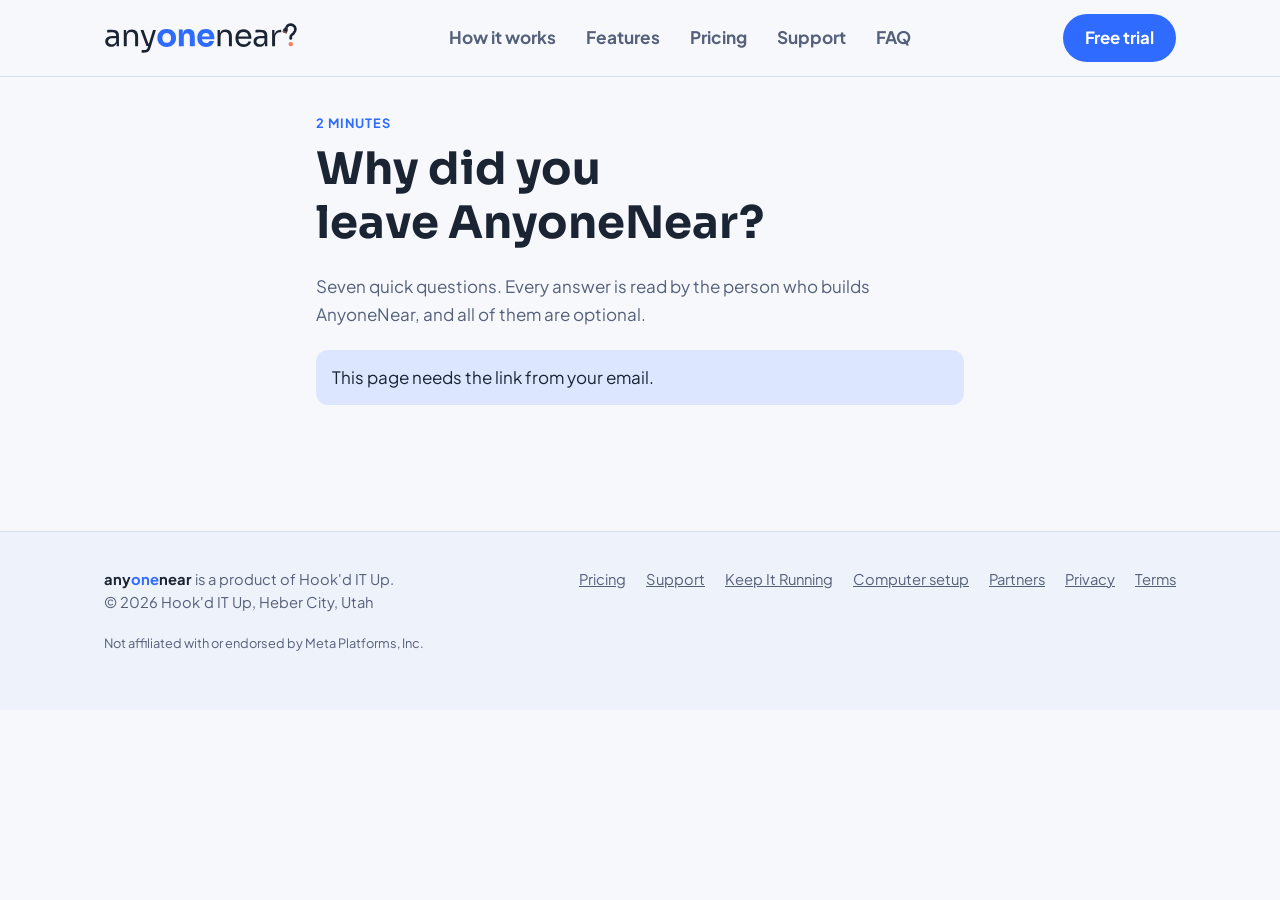
<file: survey/index.html>
<!DOCTYPE html>
<html lang="en">
<head>
<meta charset="utf-8">
<meta name="viewport" content="width=device-width, initial-scale=1">
<title>AnyoneNear: 2 quick questions</title>
<meta name="description" content="Tell us why you left AnyoneNear, in about 2 minutes.">
<meta name="robots" content="noindex">
<link rel="icon" href="../logo.svg" type="image/svg+xml">
<link rel="icon" href="../favicon-32.png" sizes="32x32" type="image/png">
<link rel="apple-touch-icon" href="../apple-touch-icon.png">
<link rel="preconnect" href="https://fonts.googleapis.com">
<link rel="preconnect" href="https://fonts.gstatic.com" crossorigin>
<link href="https://fonts.googleapis.com/css2?family=Sora:wght@600;700&family=Plus+Jakarta+Sans:wght@400;500;600;700&display=swap" rel="stylesheet">
<style>
:root{--bg:#f6f8fc;--surface:#fff;--surface-2:#eef2fa;--text:#1b2433;--muted:#55607a;--border:#d8e0ee;--accent:#2f6bff;--accent-hover:#1f55e0;--accent-soft:#dce7ff;--on-accent:#fff;--highlight:#ff7a59;--ok:#1f7a4d;--radius:16px}
@media (prefers-color-scheme: dark){:root{--bg:#0e1422;--surface:#161e30;--surface-2:#1c2640;--text:#eaf0fa;--muted:#a3afc6;--border:#2a3550;--accent:#6e9bff;--accent-hover:#93b5ff;--accent-soft:#1a2a55;--on-accent:#0b1530;--highlight:#ff9a7f;--ok:#5fd39a}}
*,*::before,*::after{box-sizing:border-box}
body{margin:0;background:var(--bg);color:var(--text);font-family:"Plus Jakarta Sans",system-ui,-apple-system,"Segoe UI",Roboto,Arial,sans-serif;font-size:17px;line-height:1.6}
a{color:var(--accent)}a:hover{color:var(--accent-hover)}
:focus-visible{outline:3px solid var(--highlight);outline-offset:2px;border-radius:6px}
h1,h2,h3{font-family:"Sora","Plus Jakarta Sans",sans-serif;line-height:1.2;margin:0 0 .5em;text-wrap:balance}
h1{font-size:clamp(2rem,4.5vw,2.8rem)}h2{font-size:1.5rem;margin-top:0}h3{font-size:1.1rem}
.wrap{max-width:880px;margin:0 auto;padding-inline:16px}
.hero{padding-block:48px 24px}
.eyebrow{font-size:.8rem;font-weight:700;letter-spacing:.08em;text-transform:uppercase;color:var(--accent);margin:0 0 10px}
.lead{font-size:1.1rem;color:var(--muted);max-width:62ch}
.grid{display:grid;gap:18px;margin-block:28px}
@media (min-width:760px){.grid{grid-template-columns:1fr 1fr}}
.card{background:var(--surface);border:1px solid var(--border);border-radius:var(--radius);padding:24px}
.card.pick{border-color:var(--accent);box-shadow:0 10px 30px rgba(27,36,51,.08)}
.price{font-family:"Sora",sans-serif;font-weight:700;font-size:1.6rem;margin:4px 0 8px}
.price small{font-size:.9rem;color:var(--muted);font-weight:600}
ul.checks{list-style:none;padding:0;margin:12px 0 18px}
ul.checks li{padding-left:26px;position:relative;margin:6px 0}
ul.checks li::before{content:"";position:absolute;left:0;top:.45em;width:14px;height:14px;border-radius:50%;background:var(--accent-soft);box-shadow:inset 0 0 0 4px var(--accent)}
.btn{display:inline-flex;align-items:center;justify-content:center;gap:8px;min-height:46px;padding:10px 18px;border-radius:12px;font-weight:700;text-decoration:none;border:0;cursor:pointer;font:inherit;font-weight:700}
.btn-primary{background:var(--accent);color:var(--on-accent)}.btn-primary:hover{background:var(--accent-hover);color:var(--on-accent)}
.btn-ghost{background:var(--accent-soft);color:var(--text)}.btn-ghost:hover{color:var(--text);filter:brightness(.97)}
.btns{display:flex;flex-wrap:wrap;gap:10px}
.note{font-size:.9rem;color:var(--muted)}
section{padding-block:18px 8px}
ol.steps{padding-left:1.2em}ol.steps li{margin:8px 0}
details{background:var(--surface);border:1px solid var(--border);border-radius:12px;padding:14px 18px;margin:10px 0}
summary{cursor:pointer;font-weight:700}
.why{background:var(--surface-2);border-radius:var(--radius);padding:20px 24px;margin-block:18px}
footer{padding-block:32px;color:var(--muted);font-size:.9rem;border-top:1px solid var(--border);margin-top:32px}
code{background:var(--surface-2);padding:1px 6px;border-radius:6px;font-size:.9em}

/* Survey (2026-10-25) */
.q{background:var(--surface);border:1px solid var(--border);border-radius:16px;padding:18px 18px 14px;margin:0 0 14px}
.q h2{font-size:1.05rem;margin:0 0 4px}.q .hint{color:var(--muted);font-size:.9rem;margin:0 0 10px}
.opt{display:flex;gap:10px;align-items:flex-start;padding:6px 0;font-size:.97rem;cursor:pointer}
.opt input{margin-top:5px;accent-color:var(--accent)}
textarea,input[type=text]{width:100%;font:inherit;font-size:.97rem;color:var(--text);background:var(--bg);border:1px solid var(--border);border-radius:10px;padding:10px 12px}
.pills{display:flex;flex-wrap:wrap;gap:8px}
.pills label{border:1px solid var(--border);border-radius:999px;padding:6px 14px;cursor:pointer;font-size:.95rem;background:var(--bg)}
.pills input{position:absolute;opacity:0;pointer-events:none}
.pills input:checked + span{color:var(--on-accent)}
.pills label:has(input:checked){background:var(--accent);border-color:var(--accent);color:var(--on-accent)}
.pills label:has(input:focus-visible){outline:3px solid var(--highlight);outline-offset:2px}
.nps{display:grid;grid-template-columns:repeat(11,minmax(0,1fr));gap:6px}
.nps label{text-align:center;padding:8px 0;border-radius:10px}
.nps-ends{display:flex;justify-content:space-between;color:var(--muted);font-size:.8rem;margin-top:4px}
.btn{display:inline-block;background:var(--accent);color:var(--on-accent);border:0;border-radius:12px;padding:13px 22px;font:inherit;font-weight:700;cursor:pointer}
.btn:hover{background:var(--accent-hover)}.btn[disabled]{opacity:.6;cursor:default}
.msg{background:var(--accent-soft);border-radius:12px;padding:14px 16px;margin:0 0 14px}
@media (max-width:520px){.nps{grid-template-columns:repeat(6,minmax(0,1fr))}}
</style>
<link rel="stylesheet" href="/shared.css">
<script src="/analytics.js" defer></script>
<style>
.steps2{display:grid;gap:14px;margin:18px 0}
.step2{background:var(--surface);border:1px solid var(--border);border-radius:16px;padding:20px}
.step2 .n{display:inline-flex;width:28px;height:28px;border-radius:50%;background:var(--accent);color:var(--on-accent);font-weight:800;align-items:center;justify-content:center;margin-right:8px}
.arts{list-style:none;padding:0;margin:12px 0 4px;display:grid;gap:6px}
@media (min-width:640px){.arts{grid-template-columns:1fr 1fr}}
.arts a{display:block;padding:10px 12px;border:1px solid var(--border);border-radius:10px;text-decoration:none;color:var(--text);background:var(--bg)}
.arts a:hover{border-color:var(--accent)}
.two{display:grid;gap:12px;margin-top:12px}
@media (min-width:640px){.two{grid-template-columns:1fr 1fr}}
.opt{border:1px solid var(--border);border-radius:14px;padding:16px;background:var(--bg)}
.opt h3{margin:0 0 4px}.opt p{margin:0 0 12px;color:var(--muted);font-size:.95rem}

/* Survey (2026-10-25) */
.q{background:var(--surface);border:1px solid var(--border);border-radius:16px;padding:18px 18px 14px;margin:0 0 14px}
.q h2{font-size:1.05rem;margin:0 0 4px}.q .hint{color:var(--muted);font-size:.9rem;margin:0 0 10px}
.opt{display:flex;gap:10px;align-items:flex-start;padding:6px 0;font-size:.97rem;cursor:pointer}
.opt input{margin-top:5px;accent-color:var(--accent)}
textarea,input[type=text]{width:100%;font:inherit;font-size:.97rem;color:var(--text);background:var(--bg);border:1px solid var(--border);border-radius:10px;padding:10px 12px}
.pills{display:flex;flex-wrap:wrap;gap:8px}
.pills label{border:1px solid var(--border);border-radius:999px;padding:6px 14px;cursor:pointer;font-size:.95rem;background:var(--bg)}
.pills input{position:absolute;opacity:0;pointer-events:none}
.pills input:checked + span{color:var(--on-accent)}
.pills label:has(input:checked){background:var(--accent);border-color:var(--accent);color:var(--on-accent)}
.pills label:has(input:focus-visible){outline:3px solid var(--highlight);outline-offset:2px}
.nps{display:grid;grid-template-columns:repeat(11,minmax(0,1fr));gap:6px}
.nps label{text-align:center;padding:8px 0;border-radius:10px}
.nps-ends{display:flex;justify-content:space-between;color:var(--muted);font-size:.8rem;margin-top:4px}
.btn{display:inline-block;background:var(--accent);color:var(--on-accent);border:0;border-radius:12px;padding:13px 22px;font:inherit;font-weight:700;cursor:pointer}
.btn:hover{background:var(--accent-hover)}.btn[disabled]{opacity:.6;cursor:default}
.msg{background:var(--accent-soft);border-radius:12px;padding:14px 16px;margin:0 0 14px}
@media (max-width:520px){.nps{grid-template-columns:repeat(6,minmax(0,1fr))}}
</style>
</head>
<body>
<header class="an-hdr"><div class="an-hdr-in">
  <a class="an-brand" href="/" aria-label="AnyoneNear home"><picture><source srcset="/wordmark-white.svg" media="(prefers-color-scheme: dark)"><img src="/wordmark-night.svg" alt="AnyoneNear" width="193" height="32"></picture></a>
  <nav aria-label="Main"><ul>
    <li><a href="/#how">How it works</a></li>
    <li><a href="/#features">Features</a></li>
    <li><a href="/#pricing">Pricing</a></li>
      <li><a href="/support/">Support</a></li>
    <li><a href="/#faq">FAQ</a></li>
  </ul></nav>
  <a class="an-cta" href="/#join">Free trial</a>
</div></header>

<main class="wrap" style="max-width:680px;padding-block:36px 56px">
  <p class="eyebrow">2 minutes</p>
  <h1 id="s-h">Why did you leave AnyoneNear?</h1>
  <p style="color:var(--muted);margin:0 0 22px" id="s-lead">Seven quick questions. Every answer is read by the person who builds AnyoneNear, and all of them are optional.</p>
  <div id="s-msg" class="msg" hidden></div>
  <form id="s-form" hidden novalidate>
    <section class="q"><h2>1. Why did you cancel?</h2><p class="hint">Pick all that apply.</p>
      <label class="opt"><input type="checkbox" name="reasons" value="few_leads"> <span>Not enough leads</span></label><label class="opt"><input type="checkbox" name="reasons" value="wrong_leads"> <span>The leads weren't my kind of work</span></label><label class="opt"><input type="checkbox" name="reasons" value="price"> <span>Too expensive for what I got</span></label><label class="opt"><input type="checkbox" name="reasons" value="setup"> <span>Setup was too much hassle</span></label><label class="opt"><input type="checkbox" name="reasons" value="computer"> <span>Keeping a computer on was a problem</span></label><label class="opt"><input type="checkbox" name="reasons" value="fb_worry"> <span>Worried about my Facebook account</span></label><label class="opt"><input type="checkbox" name="reasons" value="no_time"> <span>Didn't have time to use it</span></label><label class="opt"><input type="checkbox" name="reasons" value="seasonal"> <span>Slow season / taking a break</span></label><label class="opt"><input type="checkbox" name="reasons" value="other_tool"> <span>Switching to something else</span></label><label class="opt"><input type="checkbox" name="reasons" value="just_trying"> <span>I was only trying it out</span></label><label class="opt"><input type="checkbox" name="reasons" value="other"> <span>Something else</span></label>
      <input type="text" id="s-other" maxlength="500" placeholder="Something else? Tell us (optional)" style="margin-top:6px">
    </section>
    <section class="q"><h2>2. What could we improve?</h2>
      <textarea id="s-improve" rows="3" maxlength="2000" placeholder="What got in the way, or what was missing"></textarea></section>
    <section class="q"><h2>3. What would have kept you?</h2>
      <textarea id="s-keep" rows="3" maxlength="2000" placeholder="A feature, a price, more help setting it up…"></textarea></section>
    <section class="q"><h2>4. What would you be willing to pay a month for a tool like this?</h2>
      <div class="pills" role="radiogroup"><label><input type="radio" name="pay" value="0"><span>Nothing</span></label><label><input type="radio" name="pay" value="lt50"><span>Under $50</span></label><label><input type="radio" name="pay" value="50"><span>$50–99</span></label><label><input type="radio" name="pay" value="100"><span>$100–149</span></label><label><input type="radio" name="pay" value="150"><span>$150–249</span></label><label><input type="radio" name="pay" value="250"><span>$250+</span></label></div></section>
    <section class="q"><h2>5. What did you like most?</h2>
      <textarea id="s-liked" rows="2" maxlength="2000" placeholder="Anything that worked well"></textarea></section>
    <section class="q"><h2>6. How likely are you to recommend AnyoneNear to another business owner?</h2>
      <div class="pills nps" role="radiogroup"><label><input type="radio" name="nps" value="0"><span>0</span></label><label><input type="radio" name="nps" value="1"><span>1</span></label><label><input type="radio" name="nps" value="2"><span>2</span></label><label><input type="radio" name="nps" value="3"><span>3</span></label><label><input type="radio" name="nps" value="4"><span>4</span></label><label><input type="radio" name="nps" value="5"><span>5</span></label><label><input type="radio" name="nps" value="6"><span>6</span></label><label><input type="radio" name="nps" value="7"><span>7</span></label><label><input type="radio" name="nps" value="8"><span>8</span></label><label><input type="radio" name="nps" value="9"><span>9</span></label><label><input type="radio" name="nps" value="10"><span>10</span></label></div>
      <div class="nps-ends"><span>Not at all</span><span>Very likely</span></div></section>
    <section class="q"><h2>7. May we follow up with you about your answers?</h2>
      <label class="opt"><input type="checkbox" id="s-contact"> <span>Yes, you can email me</span></label></section>
    <button class="btn" type="submit" id="s-send">Send my answers</button>
  </form>
</main>

<footer class="an-ftr"><div class="an-ftr-in">
  <div class="an-foot">
    <div>
      <strong style="color:var(--text)">any<span style="color:var(--accent)">one</span>near</strong> is a product of Hook'd IT Up.<br>
      &copy; 2026 Hook'd IT Up, Heber City, Utah
    </div>
    <nav aria-label="Footer"><ul>
      <li><a href="/#pricing">Pricing</a></li>
      <li><a href="/support/">Support</a></li>
      <li><a href="/keep-running/">Keep It Running</a></li>
      <li><a href="/computer-setup/">Computer setup</a></li>
      <li><a href="/partners/">Partners</a></li>
      <li><a href="/privacy.html">Privacy</a></li>
      <li><a href="/terms.html">Terms</a></li>
    </ul></nav>
  </div>
  <p class="disclaimer">Not affiliated with or endorsed by Meta Platforms, Inc.</p>
</div></footer>
<script>
(() => {
  const API = "https://citzcbytydvrrqxbzkli.supabase.co/functions/v1/exit-survey";
  const t = new URLSearchParams(location.search).get("t") || "";
  const form = document.getElementById("s-form"), msg = document.getElementById("s-msg");
  const say = (text) => { msg.textContent = text; msg.hidden = false; };
  if (!t) { say("This page needs the link from your email."); return; }
  fetch(`${API}?t=${encodeURIComponent(t)}`).then((r) => r.json()).then((d) => {
    if (!d.ok) return say(d.error || "This survey link isn't valid.");
    if (d.answered) return say("You've already answered. Thank you!");
    if (d.kind === "trial") {
      document.getElementById("s-h").textContent = "Why didn't you continue after your trial?";
      document.querySelector(".q h2").textContent = "1. Why didn't you continue?";
    }
    form.hidden = false;
  }).catch(() => say("Couldn't load the survey. Please try again in a moment."));
  form.addEventListener("submit", async (e) => {
    e.preventDefault();
    const v = (id) => document.getElementById(id).value.trim();
    const picked = (n) => document.querySelector(`input[name=${n}]:checked`)?.value ?? null;
    const answers = { reasons: [...form.querySelectorAll("input[name=reasons]:checked")].map((i) => i.value), other: v("s-other"),
      improve: v("s-improve"), keep: v("s-keep"), pay: picked("pay"), liked: v("s-liked"), nps: picked("nps"),
      contact: document.getElementById("s-contact").checked };
    const btn = document.getElementById("s-send"); btn.disabled = true;
    try {
      const r = await fetch(API, { method: "POST", headers: { "content-type": "application/json" }, body: JSON.stringify({ t, answers }) });
      const d = await r.json();
      if (!d.ok) { btn.disabled = false; return say(d.error || "Couldn't send. Please try again."); }
      form.hidden = true; document.getElementById("s-lead").hidden = true;
      document.getElementById("s-h").textContent = "Thank you";
      say("Your answers are in. They go straight to the person who builds AnyoneNear.");
      window.scrollTo({ top: 0, behavior: "smooth" });
    } catch { btn.disabled = false; say("Couldn't send. Please try again."); }
  });
})();
</script>
<!-- Website chat (HighLevel Conversation AI agent "AnyoneNear Website Chat", master sub-account) -->

</body>
</html>
</file>
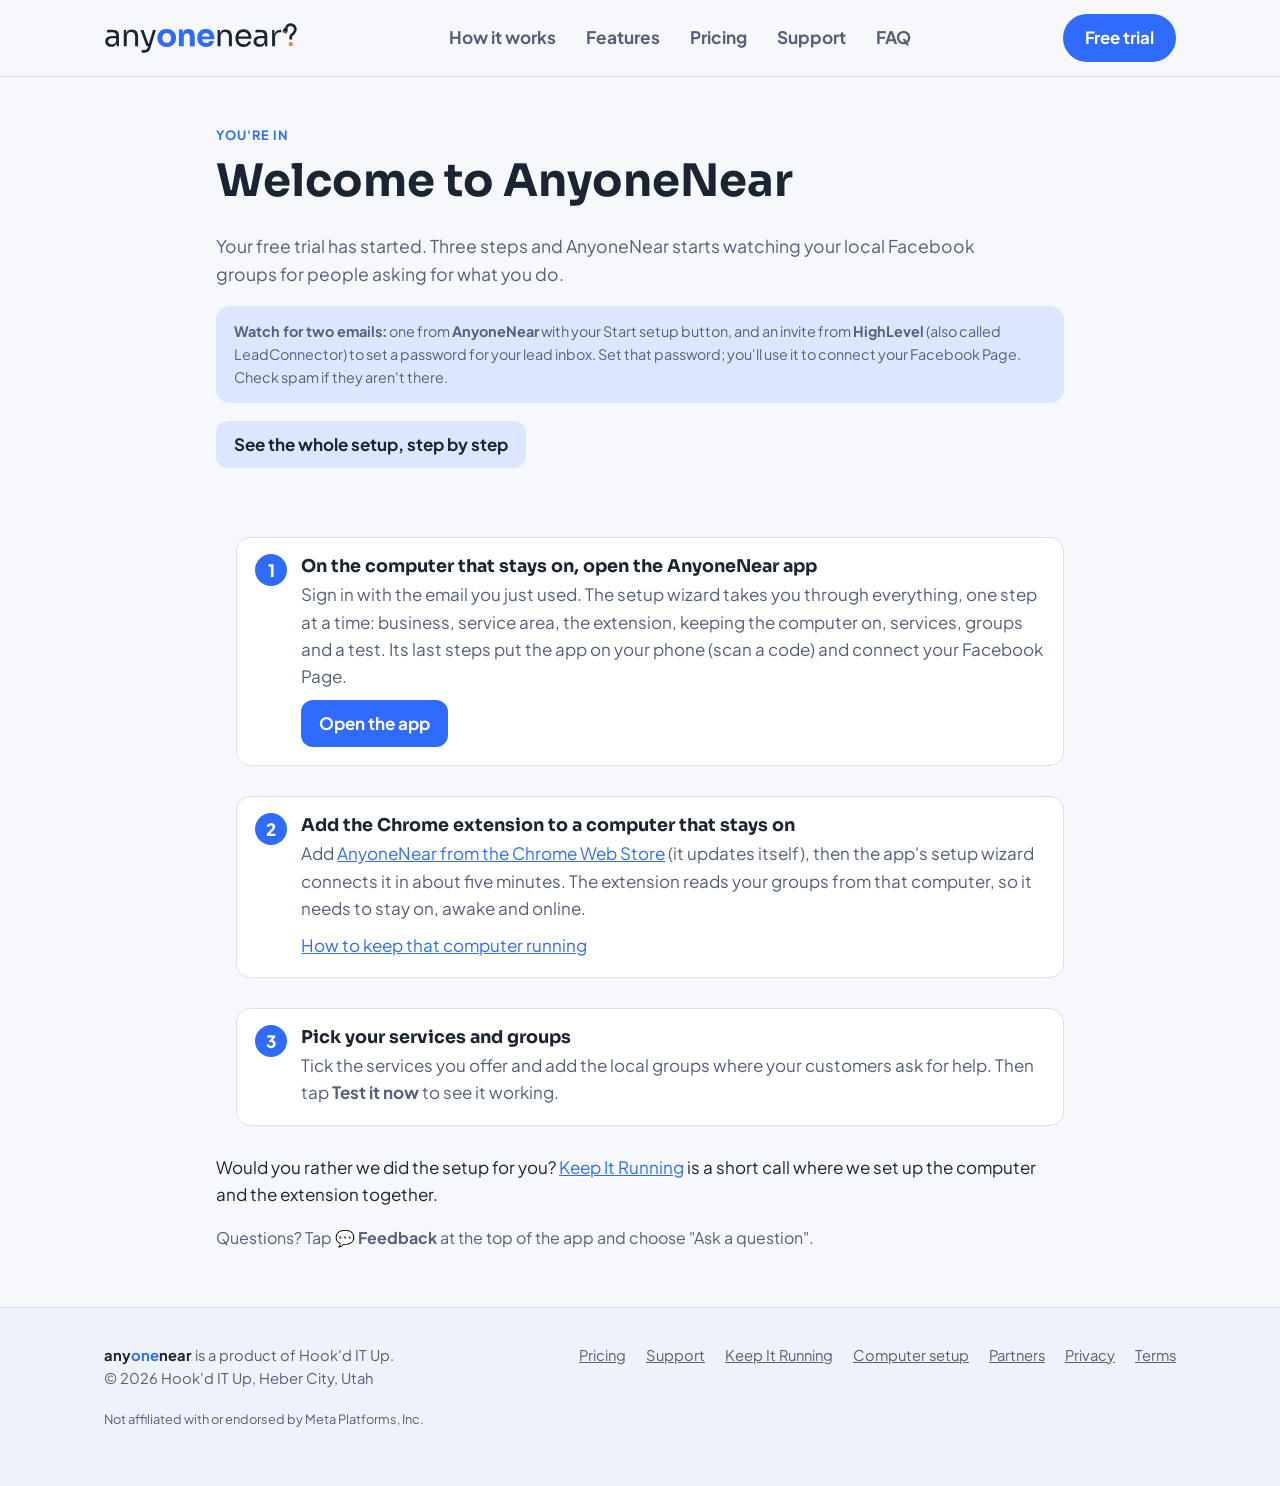
<file: welcome/index.html>
<!DOCTYPE html>
<html lang="en">
<head>
<meta charset="utf-8">
<meta name="viewport" content="width=device-width, initial-scale=1">
<title>Welcome to AnyoneNear</title>
<meta name="description" content="You are in. Three steps and AnyoneNear starts watching your local Facebook groups.">
<link rel="canonical" href="https://anyonenear.hookditup.com/welcome/">
<meta name="robots" content="noindex">
<meta property="og:type" content="website">
<meta property="og:site_name" content="AnyoneNear">
<meta property="og:url" content="https://anyonenear.hookditup.com/welcome/">
<meta property="og:title" content="Welcome to AnyoneNear">
<meta property="og:description" content="Done-for-you setup: we set up your computer so AnyoneNear can keep watching your local groups through the day, test it, and watch your uptime for 30 days.">
<meta property="og:image" content="https://anyonenear.hookditup.com/og.png">
<meta property="og:image:width" content="1200">
<meta property="og:image:height" content="630">
<meta property="og:image:alt" content="AnyoneNear: Your next customer is asking in a Facebook group right now.">
<meta name="twitter:card" content="summary_large_image">
<meta name="twitter:title" content="Welcome to AnyoneNear">
<meta name="twitter:description" content="Done-for-you setup: we set up your computer so AnyoneNear can keep watching your local groups through the day, test it, and watch your uptime for 30 days.">
<meta name="twitter:image" content="https://anyonenear.hookditup.com/og.png">
<link rel="icon" href="../logo.svg" type="image/svg+xml">
<link rel="icon" href="../favicon-32.png" sizes="32x32" type="image/png">
<link rel="apple-touch-icon" href="../apple-touch-icon.png">
<link rel="preconnect" href="https://fonts.googleapis.com">
<link rel="preconnect" href="https://fonts.gstatic.com" crossorigin>
<link href="https://fonts.googleapis.com/css2?family=Sora:wght@600;700&family=Plus+Jakarta+Sans:wght@400;500;600;700&display=swap" rel="stylesheet">
<style>
:root{--bg:#f6f8fc;--surface:#fff;--surface-2:#eef2fa;--text:#1b2433;--muted:#55607a;--border:#d8e0ee;--accent:#2f6bff;--accent-hover:#1f55e0;--accent-soft:#dce7ff;--on-accent:#fff;--highlight:#ff7a59;--ok:#1f7a4d;--radius:16px}
@media (prefers-color-scheme: dark){:root{--bg:#0e1422;--surface:#161e30;--surface-2:#1c2640;--text:#eaf0fa;--muted:#a3afc6;--border:#2a3550;--accent:#6e9bff;--accent-hover:#93b5ff;--accent-soft:#1a2a55;--on-accent:#0b1530;--highlight:#ff9a7f;--ok:#5fd39a}}
*,*::before,*::after{box-sizing:border-box}
body{margin:0;background:var(--bg);color:var(--text);font-family:"Plus Jakarta Sans",system-ui,-apple-system,"Segoe UI",Roboto,Arial,sans-serif;font-size:17px;line-height:1.6}
a{color:var(--accent)}a:hover{color:var(--accent-hover)}
:focus-visible{outline:3px solid var(--highlight);outline-offset:2px;border-radius:6px}
h1,h2,h3{font-family:"Sora","Plus Jakarta Sans",sans-serif;line-height:1.2;margin:0 0 .5em;text-wrap:balance}
h1{font-size:clamp(2rem,4.5vw,2.8rem)}h2{font-size:1.5rem;margin-top:0}h3{font-size:1.1rem}
.wrap{max-width:880px;margin:0 auto;padding-inline:16px}
.hero{padding-block:48px 24px}
.eyebrow{font-size:.8rem;font-weight:700;letter-spacing:.08em;text-transform:uppercase;color:var(--accent);margin:0 0 10px}
.lead{font-size:1.1rem;color:var(--muted);max-width:62ch}
.grid{display:grid;gap:18px;margin-block:28px}
@media (min-width:760px){.grid{grid-template-columns:1fr 1fr}}
.card{background:var(--surface);border:1px solid var(--border);border-radius:var(--radius);padding:24px}
.card.pick{border-color:var(--accent);box-shadow:0 10px 30px rgba(27,36,51,.08)}
.price{font-family:"Sora",sans-serif;font-weight:700;font-size:1.6rem;margin:4px 0 8px}
.price small{font-size:.9rem;color:var(--muted);font-weight:600}
ul.checks{list-style:none;padding:0;margin:12px 0 18px}
ul.checks li{padding-left:26px;position:relative;margin:6px 0}
ul.checks li::before{content:"";position:absolute;left:0;top:.45em;width:14px;height:14px;border-radius:50%;background:var(--accent-soft);box-shadow:inset 0 0 0 4px var(--accent)}
.btn{display:inline-flex;align-items:center;justify-content:center;gap:8px;min-height:46px;padding:10px 18px;border-radius:12px;font-weight:700;text-decoration:none;border:0;cursor:pointer;font:inherit;font-weight:700}
.btn-primary{background:var(--accent);color:var(--on-accent)}.btn-primary:hover{background:var(--accent-hover);color:var(--on-accent)}
.btn-ghost{background:var(--accent-soft);color:var(--text)}.btn-ghost:hover{color:var(--text);filter:brightness(.97)}
.btns{display:flex;flex-wrap:wrap;gap:10px}
.note{font-size:.9rem;color:var(--muted)}
section{padding-block:18px 8px}
ol.steps{padding-left:1.2em}ol.steps li{margin:8px 0}
details{background:var(--surface);border:1px solid var(--border);border-radius:12px;padding:14px 18px;margin:10px 0}
summary{cursor:pointer;font-weight:700}
.why{background:var(--surface-2);border-radius:var(--radius);padding:20px 24px;margin-block:18px}
footer{padding-block:32px;color:var(--muted);font-size:.9rem;border-top:1px solid var(--border);margin-top:32px}
code{background:var(--surface-2);padding:1px 6px;border-radius:6px;font-size:.9em}
</style>
<link rel="stylesheet" href="/shared.css">
<script src="/analytics.js" defer></script>
<style>
.steps{counter-reset:s;list-style:none;padding:0;margin:20px 0;display:grid;gap:14px}
.steps li{counter-increment:s;position:relative;padding:18px 18px 18px 64px;background:var(--surface);border:1px solid var(--border);border-radius:14px}
.steps li::before{content:counter(s);position:absolute;left:18px;top:16px;width:32px;height:32px;border-radius:50%;background:var(--accent);color:var(--on-accent);font-weight:800;display:flex;align-items:center;justify-content:center}
.steps h3{margin:0 0 4px}.steps p{margin:0;color:var(--muted)}
.note{background:var(--accent-soft);border-radius:14px;padding:14px 18px;margin:18px 0}
.book{background:var(--surface);border:1px solid var(--border);border-radius:16px;padding:16px;margin-top:12px}
.book iframe{width:100%;min-height:680px;border:0;overflow:hidden;display:block}
</style>
</head>
<body>
<header class="an-hdr"><div class="an-hdr-in">
  <a class="an-brand" href="/" aria-label="AnyoneNear home"><picture><source srcset="/wordmark-white.svg" media="(prefers-color-scheme: dark)"><img src="/wordmark-night.svg" alt="AnyoneNear" width="193" height="32"></picture></a>
  <nav aria-label="Main"><ul>
    <li><a href="/#how">How it works</a></li>
    <li><a href="/#features">Features</a></li>
    <li><a href="/#pricing">Pricing</a></li>
      <li><a href="/support/">Support</a></li>
    <li><a href="/#faq">FAQ</a></li>
  </ul></nav>
  <a class="an-cta" href="/#join">Free trial</a>
</div></header>

<main class="wrap">
  <section class="hero">
    <p class="eyebrow">You're in</p>
    <h1 id="hi">Welcome to AnyoneNear</h1>
    <p class="lead">Your free trial has started. Three steps and AnyoneNear starts watching your local Facebook groups for people asking for what you do.</p>
    <div class="note"><b>Watch for two emails:</b> one from <b>AnyoneNear</b> with your Start setup button, and an invite from <b>HighLevel</b> (also called LeadConnector) to set a password for your lead inbox. Set that password; you'll use it to connect your Facebook Page. Check spam if they aren't there.</div>
    <p><a class="btn btn-ghost" href="/start/">See the whole setup, step by step</a></p>
  </section>

  <ol class="steps">
    <li><h3>On the computer that stays on, open the AnyoneNear app</h3><p>Sign in with the email you just used. The setup wizard takes you through everything, one step at a time: business, service area, the extension, keeping the computer on, services, groups and a test. Its last steps put the app on your phone (scan a code) and connect your Facebook Page.</p>
      <p style="margin-top:10px"><a class="btn btn-primary" id="app-link" href="https://anyonenear-app.vercel.app/">Open the app</a></p></li>
    <li><h3>Add the Chrome extension to a computer that stays on</h3><p>Add <a href="https://chromewebstore.google.com/detail/ghdfkkegebedmfamdkjkgogkdocgppoc">AnyoneNear from the Chrome Web Store</a> (it updates itself), then the app's setup wizard connects it in about five minutes. The extension reads your groups from that computer, so it needs to stay on, awake and online.</p>
      <p style="margin-top:10px"><a href="/computer-setup/">How to keep that computer running</a></p></li>
    <li><h3>Pick your services and groups</h3><p>Tick the services you offer and add the local groups where your customers ask for help. Then tap <b>Test it now</b> to see it working.</p></li>
  </ol>

  <section id="setup-call" hidden>
    <h2>Book your free setup call</h2>
    <p>As a founding member, <a href="/keep-running/">Keep It Running</a> is on us: a 30-minute screen share where we get AnyoneNear up and running with you. We set the computer it runs on to stay awake and keep watching your groups, connect your Facebook Page to your lead inbox, and run a test together. Have that computer ready, signed in to Facebook in Chrome.</p>
    <div class="book"><iframe title="Book your Keep It Running setup call" scrolling="no" id="Rb1tQfFCYVTBwJ0gIGB7_booking"></iframe></div>
  </section>
  <p id="kir-paid">Would you rather we did the setup for you? <a href="/keep-running/">Keep It Running</a> is a short call where we set up the computer and the extension together.</p>
  <p class="lead" style="font-size:1rem">Questions? Tap 💬 <b>Feedback</b> at the top of the app and choose "Ask a question".</p>
</main>

<footer class="an-ftr"><div class="an-ftr-in">
  <div class="an-foot">
    <div>
      <strong style="color:var(--text)">any<span style="color:var(--accent)">one</span>near</strong> is a product of Hook'd IT Up.<br>
      &copy; 2026 Hook'd IT Up, Heber City, Utah
    </div>
    <nav aria-label="Footer"><ul>
      <li><a href="/#pricing">Pricing</a></li>
      <li><a href="/support/">Support</a></li>
      <li><a href="/keep-running/">Keep It Running</a></li>
      <li><a href="/computer-setup/">Computer setup</a></li>
      <li><a href="/partners/">Partners</a></li>
      <li><a href="/privacy.html">Privacy</a></li>
      <li><a href="/terms.html">Terms</a></li>
    </ul></nav>
  </div>
  <p class="disclaimer">Not affiliated with or endorsed by Meta Platforms, Inc.</p>
</div></footer>
<script>
// The order page can pass the buyer's first name and email (?first_name=&email=).
(function () {
  try {
    var q = new URLSearchParams(location.search);
    var first = (q.get("first_name") || q.get("firstName") || "").trim().slice(0, 40);
    if (first) document.getElementById("hi").textContent = "Welcome to AnyoneNear, " + first;
    var email = (q.get("email") || "").trim();
    var okEmail = /^[^@\s]+@[^@\s]+$/.test(email);
    if (okEmail) document.getElementById("app-link").href = "https://anyonenear-app.vercel.app/?email=" + encodeURIComponent(email);
    // Founding members (?founding=1 from the founding checkout): book the free
    // Keep It Running call right here, with their name and email filled in.
    if (q.get("founding") === "1") {
      var src = "https://link.hookditup.com/widget/booking/Rb1tQfFCYVTBwJ0gIGB7";
      var pre = new URLSearchParams();
      if (first) pre.set("first_name", first);
      if (okEmail) pre.set("email", email);
      document.getElementById("Rb1tQfFCYVTBwJ0gIGB7_booking").src = src + (pre.toString() ? "?" + pre : "");
      document.getElementById("setup-call").hidden = false;
      document.getElementById("kir-paid").hidden = true;
      var s = document.createElement("script"); s.src = "https://link.hookditup.com/js/form_embed.js"; document.body.appendChild(s);
    }
  } catch (e) {}
})();
</script>
</body>
</html>
</file>
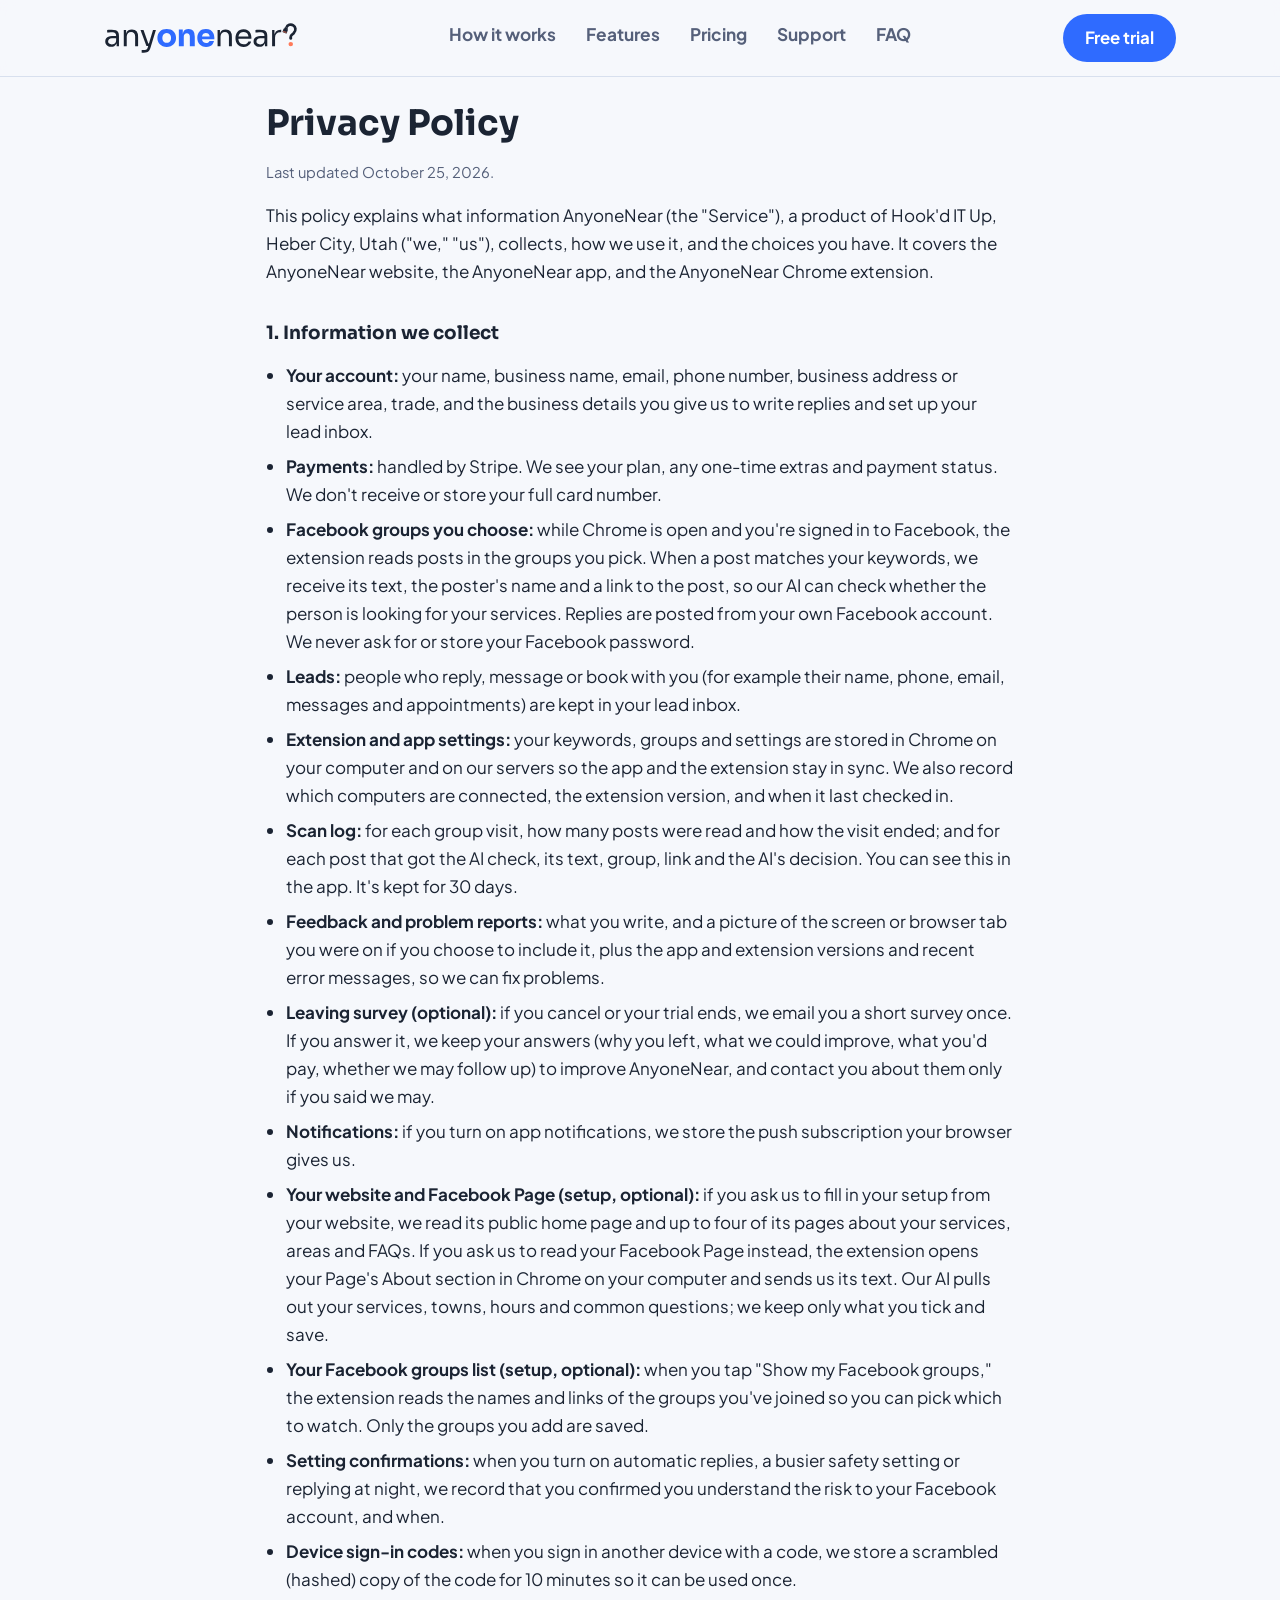
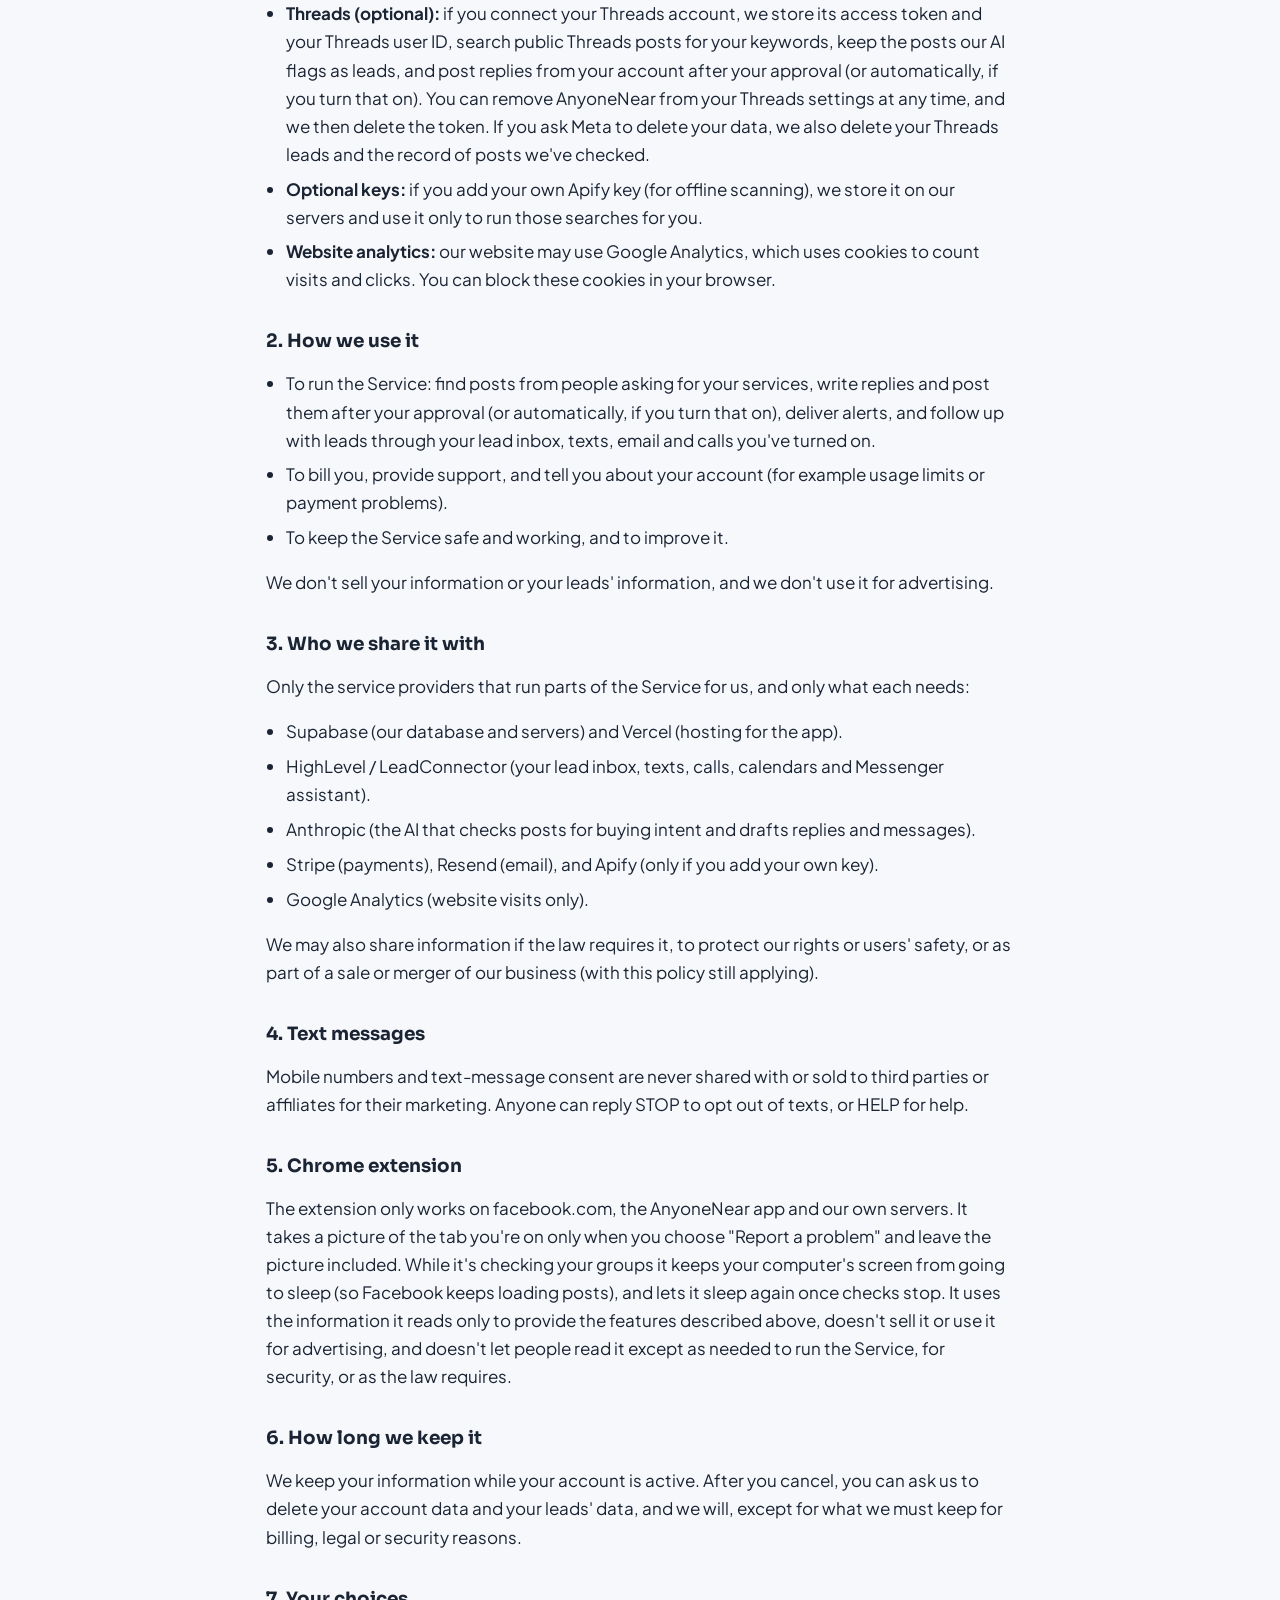
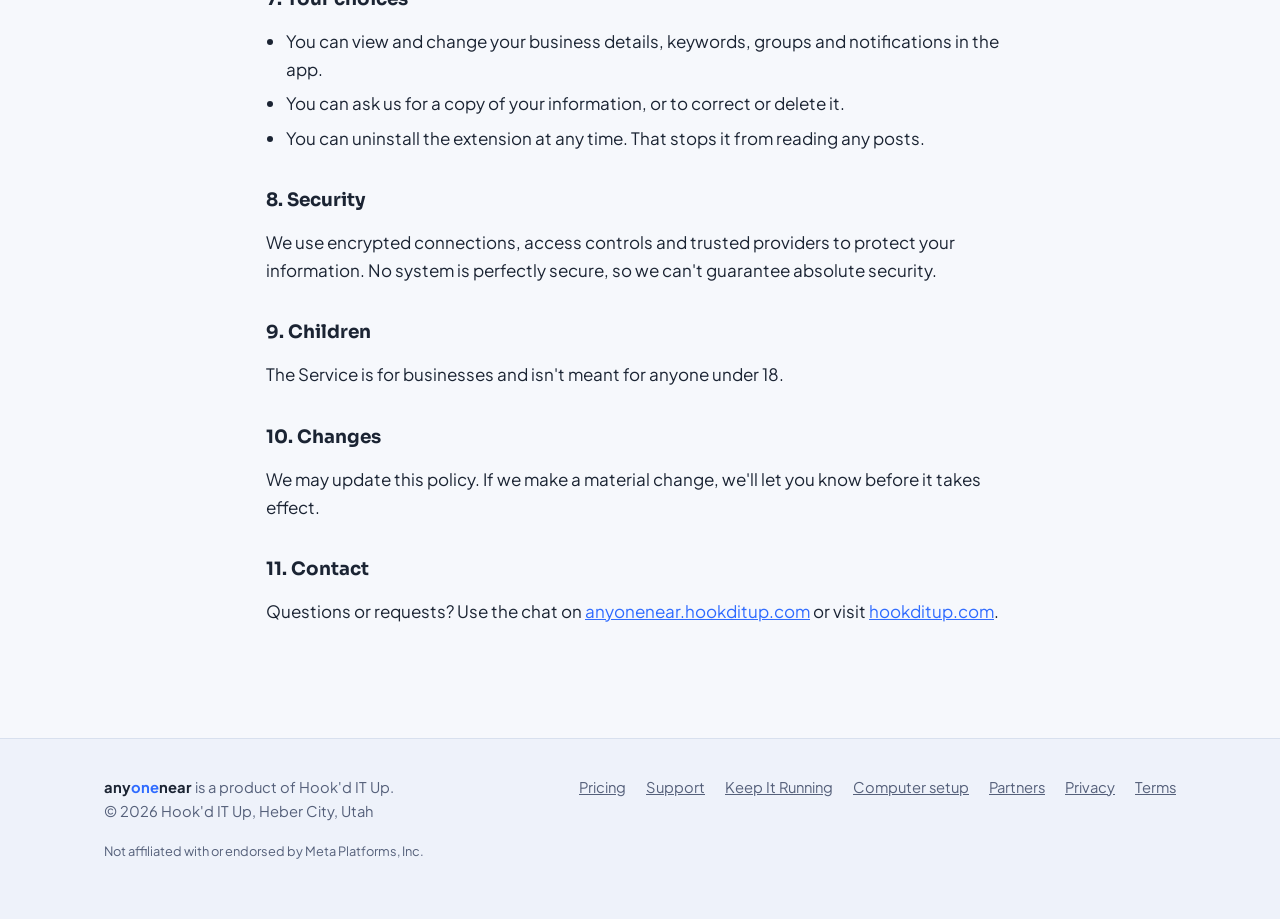
<file: privacy.html>
<!DOCTYPE html>
<html lang="en">
<head>
<meta charset="utf-8">
<meta name="viewport" content="width=device-width, initial-scale=1">
<title>Privacy Policy | AnyoneNear</title>
<meta name="robots" content="noindex">
<link rel="icon" href="logo.svg" type="image/svg+xml">
<link rel="preconnect" href="https://fonts.googleapis.com">
<link rel="preconnect" href="https://fonts.gstatic.com" crossorigin>
<link href="https://fonts.googleapis.com/css2?family=Sora:wght@600;700&family=Plus+Jakarta+Sans:wght@400;500;600;700;800&display=swap" rel="stylesheet">
<style>
:root{--bg:#f6f8fc;--surface:#fff;--surface-2:#eef2fa;--accent-hover:#1f55e0;--on-accent:#fff;--text:#1b2433;--muted:#55607a;--border:#d8e0ee;--accent:#2f6bff;--warn-bg:#fff4d6;--warn-text:#5a3b00;--warn-border:#e8a23a}
@media (prefers-color-scheme: dark){:root{--bg:#0e1422;--surface:#161e30;--surface-2:#1c2640;--accent-hover:#93b5ff;--on-accent:#0b1530;--text:#eaf0fa;--muted:#a3afc6;--border:#2a3550;--accent:#6e9bff;--warn-bg:#3a2a07;--warn-text:#ffe2a3;--warn-border:#f0b85c}}
*,*::before,*::after{box-sizing:border-box}
body{margin:0;background:var(--bg);color:var(--text);font-family:"Plus Jakarta Sans",system-ui,-apple-system,"Segoe UI",Roboto,Arial,sans-serif;font-size:17px;line-height:1.65;overflow-x:hidden}
a{color:var(--accent)}
:focus-visible{outline:3px solid var(--warn-border);outline-offset:2px}
.wrap{max-width:780px;margin:0 auto;padding:0 16px}
.brand{display:inline-flex;align-items:center;gap:10px;text-decoration:none;color:var(--text);font-family:"Sora",sans-serif;font-weight:800}
.brand img{width:36px;height:36px}
h1,h2{font-family:"Sora",sans-serif;line-height:1.25}
h1{font-size:clamp(1.5rem,5vw,2.2rem);margin:24px 0 8px}
h2{font-size:1.15rem;margin:36px 0 10px}
.meta{color:var(--muted);font-size:.92rem}
main{padding-bottom:40px}
ul{padding-left:1.2em}
li{margin-bottom:.4em}
footer{border-top:1px solid var(--border);padding:24px 0 40px;color:var(--muted);font-size:.9rem}
footer a{color:var(--muted)}
</style>
<link rel="stylesheet" href="/shared.css">
<script src="/analytics.js" defer></script>
</head>
<body>
<header class="an-hdr"><div class="an-hdr-in">
  <a class="an-brand" href="/" aria-label="AnyoneNear home"><picture><source srcset="/wordmark-white.svg" media="(prefers-color-scheme: dark)"><img src="/wordmark-night.svg" alt="AnyoneNear" width="193" height="32"></picture></a>
  <nav aria-label="Main"><ul>
    <li><a href="/#how">How it works</a></li>
    <li><a href="/#features">Features</a></li>
    <li><a href="/#pricing">Pricing</a></li>
      <li><a href="/support/">Support</a></li>
    <li><a href="/#faq">FAQ</a></li>
  </ul></nav>
  <a class="an-cta" href="/#join">Free trial</a>
</div></header>
<div class="wrap">

  <main>
    <h1>Privacy Policy</h1>
    <p class="meta">Last updated October 25, 2026.</p>

    <p>This policy explains what information AnyoneNear (the "Service"), a product of Hook'd IT Up, Heber City, Utah ("we," "us"), collects, how we use it, and the choices you have. It covers the AnyoneNear website, the AnyoneNear app, and the AnyoneNear Chrome extension.</p>

    <h2>1. Information we collect</h2>
    <ul>
      <li><strong>Your account:</strong> your name, business name, email, phone number, business address or service area, trade, and the business details you give us to write replies and set up your lead inbox.</li>
      <li><strong>Payments:</strong> handled by Stripe. We see your plan, any one-time extras and payment status. We don't receive or store your full card number.</li>
      <li><strong>Facebook groups you choose:</strong> while Chrome is open and you're signed in to Facebook, the extension reads posts in the groups you pick. When a post matches your keywords, we receive its text, the poster's name and a link to the post, so our AI can check whether the person is looking for your services. Replies are posted from your own Facebook account. We never ask for or store your Facebook password.</li>
      <li><strong>Leads:</strong> people who reply, message or book with you (for example their name, phone, email, messages and appointments) are kept in your lead inbox.</li>
      <li><strong>Extension and app settings:</strong> your keywords, groups and settings are stored in Chrome on your computer and on our servers so the app and the extension stay in sync. We also record which computers are connected, the extension version, and when it last checked in.</li>
      <li><strong>Scan log:</strong> for each group visit, how many posts were read and how the visit ended; and for each post that got the AI check, its text, group, link and the AI's decision. You can see this in the app. It's kept for 30 days.</li>
      <li><strong>Feedback and problem reports:</strong> what you write, and a picture of the screen or browser tab you were on if you choose to include it, plus the app and extension versions and recent error messages, so we can fix problems.</li>
      <li><strong>Leaving survey (optional):</strong> if you cancel or your trial ends, we email you a short survey once. If you answer it, we keep your answers (why you left, what we could improve, what you'd pay, whether we may follow up) to improve AnyoneNear, and contact you about them only if you said we may.</li>
      <li><strong>Notifications:</strong> if you turn on app notifications, we store the push subscription your browser gives us.</li>
      <li><strong>Your website and Facebook Page (setup, optional):</strong> if you ask us to fill in your setup from your website, we read its public home page and up to four of its pages about your services, areas and FAQs. If you ask us to read your Facebook Page instead, the extension opens your Page's About section in Chrome on your computer and sends us its text. Our AI pulls out your services, towns, hours and common questions; we keep only what you tick and save.</li>
      <li><strong>Your Facebook groups list (setup, optional):</strong> when you tap "Show my Facebook groups," the extension reads the names and links of the groups you've joined so you can pick which to watch. Only the groups you add are saved.</li>
      <li><strong>Setting confirmations:</strong> when you turn on automatic replies, a busier safety setting or replying at night, we record that you confirmed you understand the risk to your Facebook account, and when.</li>
      <li><strong>Device sign-in codes:</strong> when you sign in another device with a code, we store a scrambled (hashed) copy of the code for 10 minutes so it can be used once.</li>
      <li><strong>Threads (optional):</strong> if you connect your Threads account, we store its access token and your Threads user ID, search public Threads posts for your keywords, keep the posts our AI flags as leads, and post replies from your account after your approval (or automatically, if you turn that on). You can remove AnyoneNear from your Threads settings at any time, and we then delete the token. If you ask Meta to delete your data, we also delete your Threads leads and the record of posts we've checked.</li>
      <li><strong>Optional keys:</strong> if you add your own Apify key (for offline scanning), we store it on our servers and use it only to run those searches for you.</li>
      <li><strong>Website analytics:</strong> our website may use Google Analytics, which uses cookies to count visits and clicks. You can block these cookies in your browser.</li>
    </ul>

    <h2>2. How we use it</h2>
    <ul>
      <li>To run the Service: find posts from people asking for your services, write replies and post them after your approval (or automatically, if you turn that on), deliver alerts, and follow up with leads through your lead inbox, texts, email and calls you've turned on.</li>
      <li>To bill you, provide support, and tell you about your account (for example usage limits or payment problems).</li>
      <li>To keep the Service safe and working, and to improve it.</li>
    </ul>
    <p>We don't sell your information or your leads' information, and we don't use it for advertising.</p>

    <h2>3. Who we share it with</h2>
    <p>Only the service providers that run parts of the Service for us, and only what each needs:</p>
    <ul>
      <li>Supabase (our database and servers) and Vercel (hosting for the app).</li>
      <li>HighLevel / LeadConnector (your lead inbox, texts, calls, calendars and Messenger assistant).</li>
      <li>Anthropic (the AI that checks posts for buying intent and drafts replies and messages).</li>
      <li>Stripe (payments), Resend (email), and Apify (only if you add your own key).</li>
      <li>Google Analytics (website visits only).</li>
    </ul>
    <p>We may also share information if the law requires it, to protect our rights or users' safety, or as part of a sale or merger of our business (with this policy still applying).</p>

    <h2>4. Text messages</h2>
    <p>Mobile numbers and text-message consent are never shared with or sold to third parties or affiliates for their marketing. Anyone can reply STOP to opt out of texts, or HELP for help.</p>

    <h2>5. Chrome extension</h2>
    <p>The extension only works on facebook.com, the AnyoneNear app and our own servers. It takes a picture of the tab you're on only when you choose "Report a problem" and leave the picture included. While it's checking your groups it keeps your computer's screen from going to sleep (so Facebook keeps loading posts), and lets it sleep again once checks stop. It uses the information it reads only to provide the features described above, doesn't sell it or use it for advertising, and doesn't let people read it except as needed to run the Service, for security, or as the law requires.</p>

    <h2>6. How long we keep it</h2>
    <p>We keep your information while your account is active. After you cancel, you can ask us to delete your account data and your leads' data, and we will, except for what we must keep for billing, legal or security reasons.</p>

    <h2>7. Your choices</h2>
    <ul>
      <li>You can view and change your business details, keywords, groups and notifications in the app.</li>
      <li>You can ask us for a copy of your information, or to correct or delete it.</li>
      <li>You can uninstall the extension at any time. That stops it from reading any posts.</li>
    </ul>

    <h2>8. Security</h2>
    <p>We use encrypted connections, access controls and trusted providers to protect your information. No system is perfectly secure, so we can't guarantee absolute security.</p>

    <h2>9. Children</h2>
    <p>The Service is for businesses and isn't meant for anyone under 18.</p>

    <h2>10. Changes</h2>
    <p>We may update this policy. If we make a material change, we'll let you know before it takes effect.</p>

    <h2>11. Contact</h2>
    <p>Questions or requests? Use the chat on <a href="https://anyonenear.hookditup.com/">anyonenear.hookditup.com</a> or visit <a href="https://hookditup.com/">hookditup.com</a>.</p>
  </main>
</div>

<footer class="an-ftr"><div class="an-ftr-in">
  <div class="an-foot">
    <div>
      <strong style="color:var(--text)">any<span style="color:var(--accent)">one</span>near</strong> is a product of Hook'd IT Up.<br>
      &copy; 2026 Hook'd IT Up, Heber City, Utah
    </div>
    <nav aria-label="Footer"><ul>
      <li><a href="/#pricing">Pricing</a></li>
      <li><a href="/support/">Support</a></li>
      <li><a href="/keep-running/">Keep It Running</a></li>
      <li><a href="/computer-setup/">Computer setup</a></li>
      <li><a href="/partners/">Partners</a></li>
      <li><a href="/privacy.html">Privacy</a></li>
      <li><a href="/terms.html">Terms</a></li>
    </ul></nav>
  </div>
  <p class="disclaimer">Not affiliated with or endorsed by Meta Platforms, Inc.</p>
</div></footer>
<!-- Website chat (HighLevel Conversation AI agent "AnyoneNear Website Chat", master sub-account) -->
<script src="https://widgets.leadconnectorhq.com/loader.js" data-resources-url="https://widgets.leadconnectorhq.com/chat-widget/loader.js" data-widget-id="6ac586773571432bfc4807aa" defer></script>
</body>
</html>
</file>
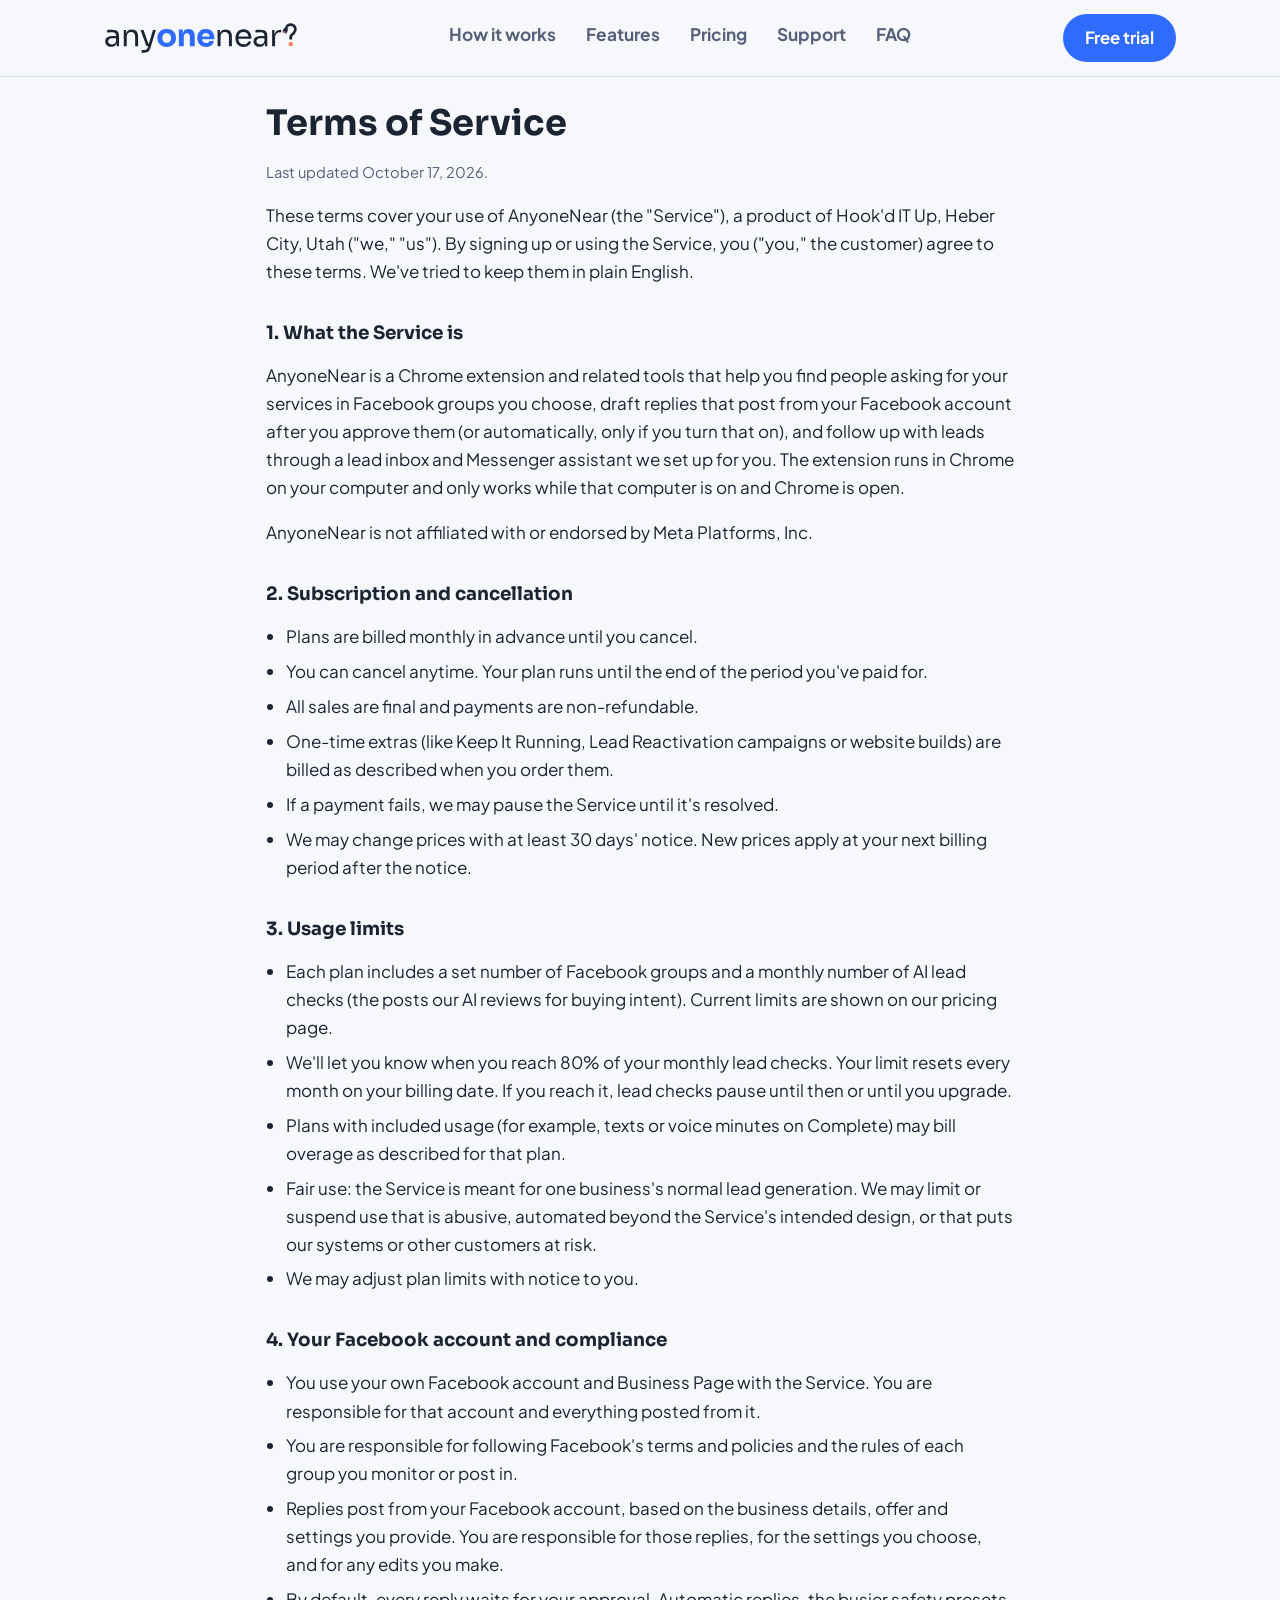
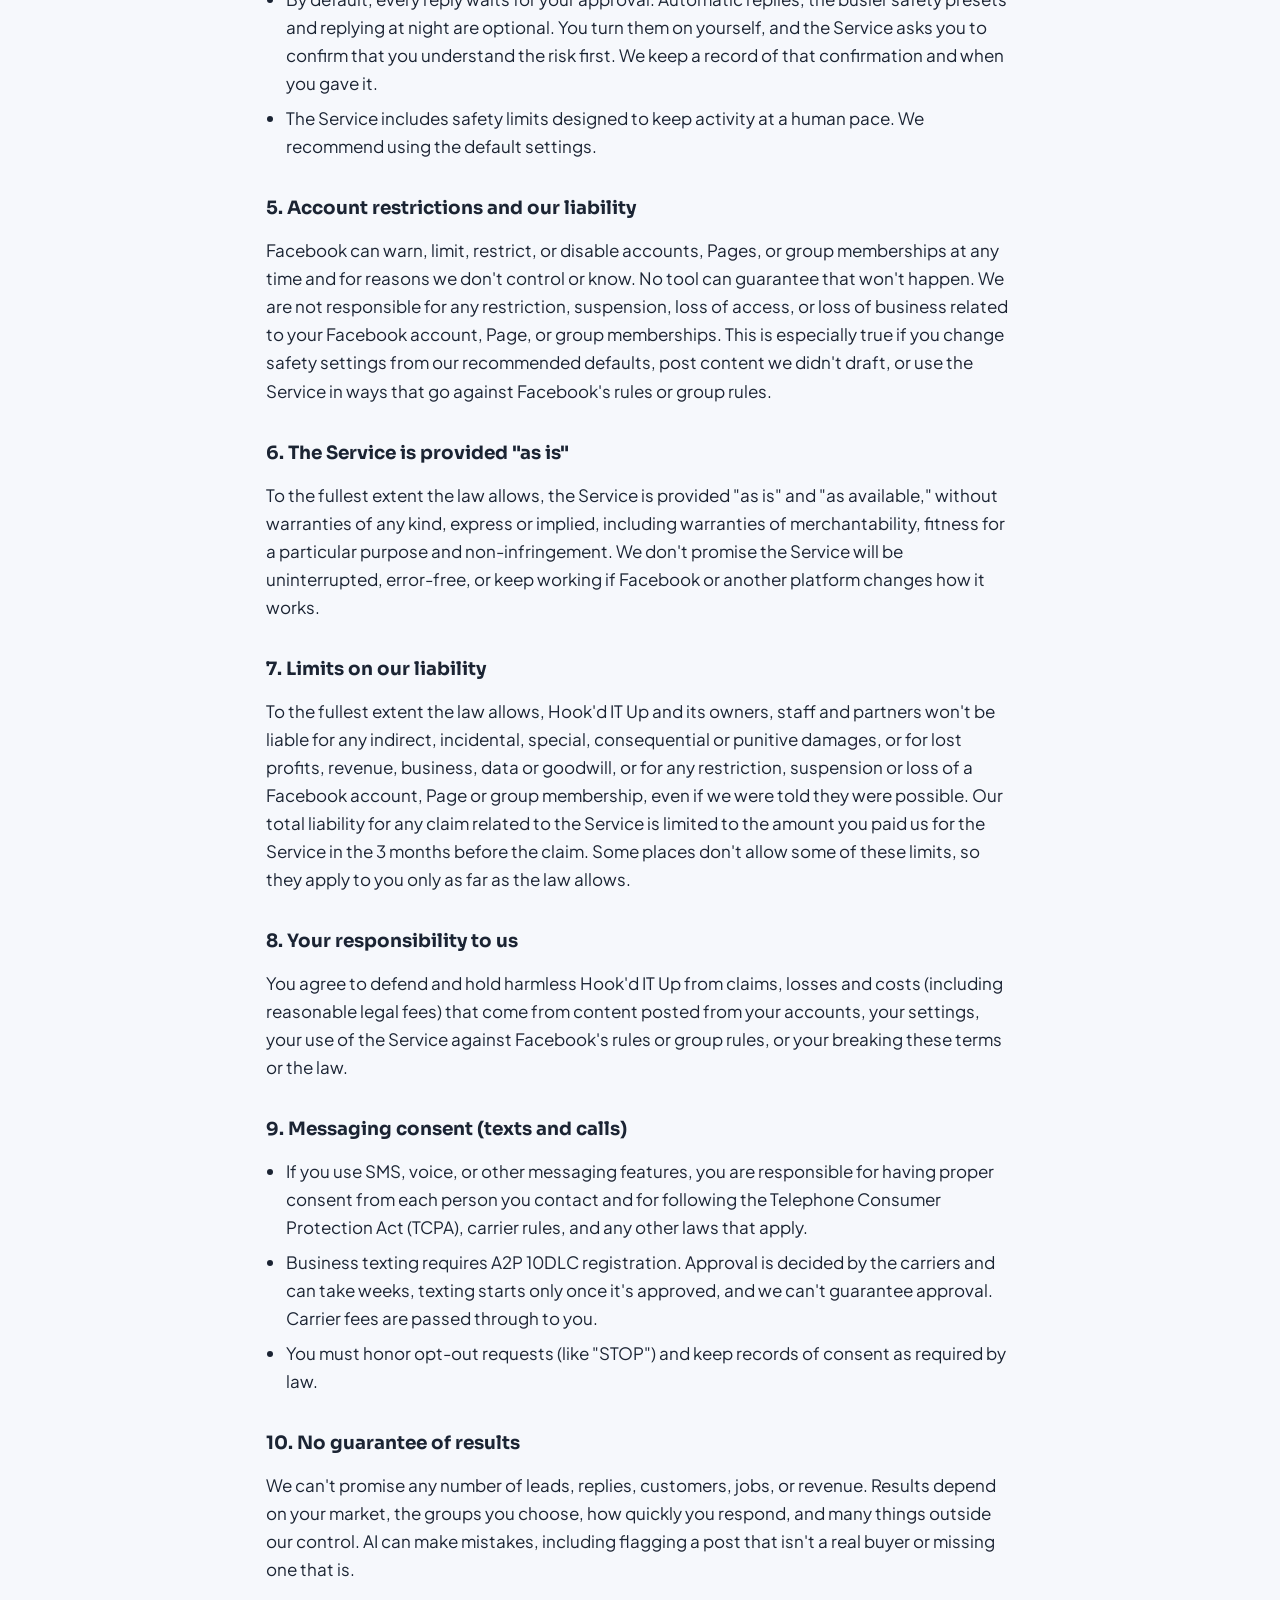
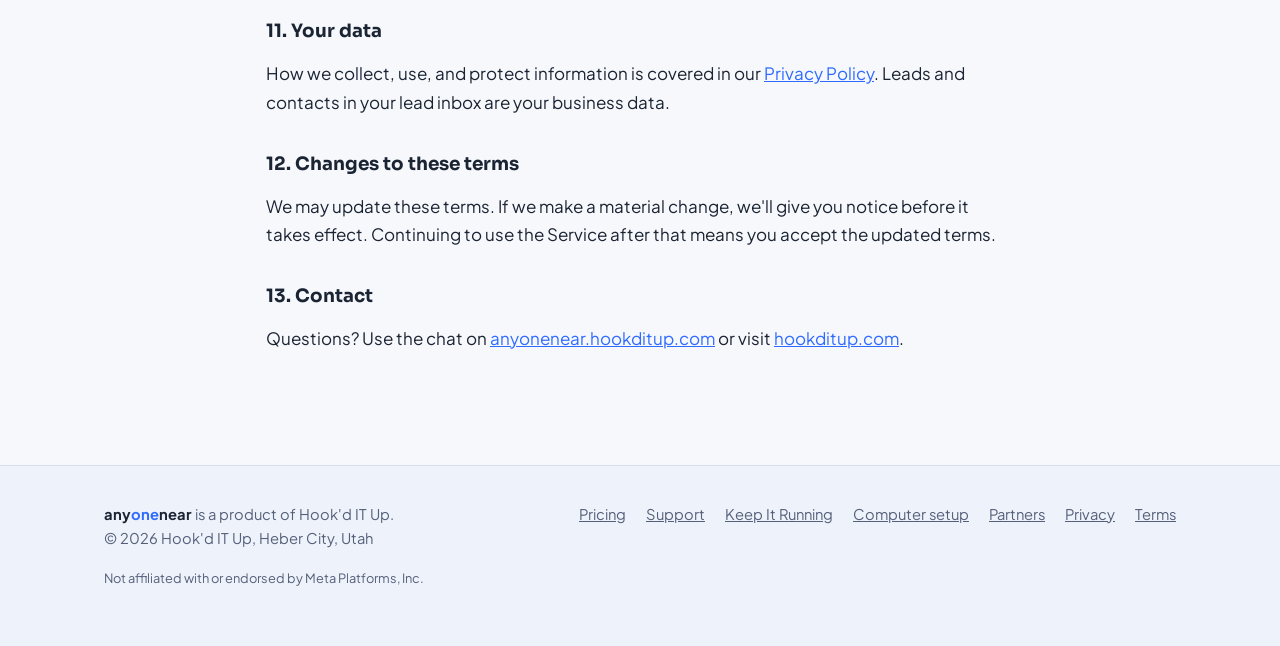
<file: terms.html>
<!DOCTYPE html>
<html lang="en">
<head>
<meta charset="utf-8">
<meta name="viewport" content="width=device-width, initial-scale=1">
<title>Terms of Service | AnyoneNear</title>
<meta name="robots" content="noindex">
<link rel="icon" href="logo.svg" type="image/svg+xml">
<link rel="preconnect" href="https://fonts.googleapis.com">
<link rel="preconnect" href="https://fonts.gstatic.com" crossorigin>
<link href="https://fonts.googleapis.com/css2?family=Sora:wght@600;700&family=Plus+Jakarta+Sans:wght@400;500;600;700;800&display=swap" rel="stylesheet">
<style>
:root{--bg:#f6f8fc;--surface:#fff;--surface-2:#eef2fa;--accent-hover:#1f55e0;--on-accent:#fff;--text:#1b2433;--muted:#55607a;--border:#d8e0ee;--accent:#2f6bff;--warn-bg:#fff4d6;--warn-text:#5a3b00;--warn-border:#e8a23a}
@media (prefers-color-scheme: dark){:root{--bg:#0e1422;--surface:#161e30;--surface-2:#1c2640;--accent-hover:#93b5ff;--on-accent:#0b1530;--text:#eaf0fa;--muted:#a3afc6;--border:#2a3550;--accent:#6e9bff;--warn-bg:#3a2a07;--warn-text:#ffe2a3;--warn-border:#f0b85c}}
*,*::before,*::after{box-sizing:border-box}
body{margin:0;background:var(--bg);color:var(--text);font-family:"Plus Jakarta Sans",system-ui,-apple-system,"Segoe UI",Roboto,Arial,sans-serif;font-size:17px;line-height:1.65;overflow-x:hidden}
a{color:var(--accent)}
:focus-visible{outline:3px solid var(--warn-border);outline-offset:2px}
.wrap{max-width:780px;margin:0 auto;padding:0 16px}
.brand{display:inline-flex;align-items:center;gap:10px;text-decoration:none;color:var(--text);font-family:"Sora",sans-serif;font-weight:800}
.brand img{width:36px;height:36px}
h1,h2{font-family:"Sora",sans-serif;line-height:1.25}
h1{font-size:clamp(1.5rem,5vw,2.2rem);margin:24px 0 8px}
h2{font-size:1.15rem;margin:36px 0 10px}
.meta{color:var(--muted);font-size:.92rem}
main{padding-bottom:40px}
ul{padding-left:1.2em}
li{margin-bottom:.4em}
footer{border-top:1px solid var(--border);padding:24px 0 40px;color:var(--muted);font-size:.9rem}
footer a{color:var(--muted)}
</style>
<link rel="stylesheet" href="/shared.css">
<script src="/analytics.js" defer></script>
</head>
<body>
<header class="an-hdr"><div class="an-hdr-in">
  <a class="an-brand" href="/" aria-label="AnyoneNear home"><picture><source srcset="/wordmark-white.svg" media="(prefers-color-scheme: dark)"><img src="/wordmark-night.svg" alt="AnyoneNear" width="193" height="32"></picture></a>
  <nav aria-label="Main"><ul>
    <li><a href="/#how">How it works</a></li>
    <li><a href="/#features">Features</a></li>
    <li><a href="/#pricing">Pricing</a></li>
      <li><a href="/support/">Support</a></li>
    <li><a href="/#faq">FAQ</a></li>
  </ul></nav>
  <a class="an-cta" href="/#join">Free trial</a>
</div></header>
<div class="wrap">

  <main>
    <h1>Terms of Service</h1>
    <p class="meta">Last updated October 17, 2026.</p>

    <p>These terms cover your use of AnyoneNear (the "Service"), a product of Hook'd IT Up, Heber City, Utah ("we," "us"). By signing up or using the Service, you ("you," the customer) agree to these terms. We've tried to keep them in plain English.</p>

    <h2>1. What the Service is</h2>
    <p>AnyoneNear is a Chrome extension and related tools that help you find people asking for your services in Facebook groups you choose, draft replies that post from your Facebook account after you approve them (or automatically, only if you turn that on), and follow up with leads through a lead inbox and Messenger assistant we set up for you. The extension runs in Chrome on your computer and only works while that computer is on and Chrome is open.</p>
    <p>AnyoneNear is not affiliated with or endorsed by Meta Platforms, Inc.</p>

    <h2>2. Subscription and cancellation</h2>
    <ul>
      <li>Plans are billed monthly in advance until you cancel.</li>
      <li>You can cancel anytime. Your plan runs until the end of the period you've paid for.</li>
      <li>All sales are final and payments are non-refundable.</li>
      <li>One-time extras (like Keep It Running, Lead Reactivation campaigns or website builds) are billed as described when you order them.</li>
      <li>If a payment fails, we may pause the Service until it's resolved.</li>
      <li>We may change prices with at least 30 days' notice. New prices apply at your next billing period after the notice.</li>
    </ul>

    <h2>3. Usage limits</h2>
    <ul>
      <li>Each plan includes a set number of Facebook groups and a monthly number of AI lead checks (the posts our AI reviews for buying intent). Current limits are shown on our pricing page.</li>
      <li>We'll let you know when you reach 80% of your monthly lead checks. Your limit resets every month on your billing date. If you reach it, lead checks pause until then or until you upgrade.</li>
      <li>Plans with included usage (for example, texts or voice minutes on Complete) may bill overage as described for that plan.</li>
      <li>Fair use: the Service is meant for one business's normal lead generation. We may limit or suspend use that is abusive, automated beyond the Service's intended design, or that puts our systems or other customers at risk.</li>
      <li>We may adjust plan limits with notice to you.</li>
    </ul>

    <h2>4. Your Facebook account and compliance</h2>
    <ul>
      <li>You use your own Facebook account and Business Page with the Service. You are responsible for that account and everything posted from it.</li>
      <li>You are responsible for following Facebook's terms and policies and the rules of each group you monitor or post in.</li>
      <li>Replies post from your Facebook account, based on the business details, offer and settings you provide. You are responsible for those replies, for the settings you choose, and for any edits you make.</li>
      <li>By default, every reply waits for your approval. Automatic replies, the busier safety presets and replying at night are optional. You turn them on yourself, and the Service asks you to confirm that you understand the risk first. We keep a record of that confirmation and when you gave it.</li>
      <li>The Service includes safety limits designed to keep activity at a human pace. We recommend using the default settings.</li>
    </ul>

    <h2>5. Account restrictions and our liability</h2>
    <p>Facebook can warn, limit, restrict, or disable accounts, Pages, or group memberships at any time and for reasons we don't control or know. No tool can guarantee that won't happen. We are not responsible for any restriction, suspension, loss of access, or loss of business related to your Facebook account, Page, or group memberships. This is especially true if you change safety settings from our recommended defaults, post content we didn't draft, or use the Service in ways that go against Facebook's rules or group rules.</p>

    <h2>6. The Service is provided "as is"</h2>
    <p>To the fullest extent the law allows, the Service is provided "as is" and "as available," without warranties of any kind, express or implied, including warranties of merchantability, fitness for a particular purpose and non-infringement. We don't promise the Service will be uninterrupted, error-free, or keep working if Facebook or another platform changes how it works.</p>

    <h2>7. Limits on our liability</h2>
    <p>To the fullest extent the law allows, Hook'd IT Up and its owners, staff and partners won't be liable for any indirect, incidental, special, consequential or punitive damages, or for lost profits, revenue, business, data or goodwill, or for any restriction, suspension or loss of a Facebook account, Page or group membership, even if we were told they were possible. Our total liability for any claim related to the Service is limited to the amount you paid us for the Service in the 3 months before the claim. Some places don't allow some of these limits, so they apply to you only as far as the law allows.</p>

    <h2>8. Your responsibility to us</h2>
    <p>You agree to defend and hold harmless Hook'd IT Up from claims, losses and costs (including reasonable legal fees) that come from content posted from your accounts, your settings, your use of the Service against Facebook's rules or group rules, or your breaking these terms or the law.</p>

    <h2>9. Messaging consent (texts and calls)</h2>
    <ul>
      <li>If you use SMS, voice, or other messaging features, you are responsible for having proper consent from each person you contact and for following the Telephone Consumer Protection Act (TCPA), carrier rules, and any other laws that apply.</li>
      <li>Business texting requires A2P 10DLC registration. Approval is decided by the carriers and can take weeks, texting starts only once it's approved, and we can't guarantee approval. Carrier fees are passed through to you.</li>
      <li>You must honor opt-out requests (like "STOP") and keep records of consent as required by law.</li>
    </ul>

    <h2>10. No guarantee of results</h2>
    <p>We can't promise any number of leads, replies, customers, jobs, or revenue. Results depend on your market, the groups you choose, how quickly you respond, and many things outside our control. AI can make mistakes, including flagging a post that isn't a real buyer or missing one that is.</p>

    <h2>11. Your data</h2>
    <p>How we collect, use, and protect information is covered in our <a href="/privacy.html">Privacy Policy</a>. Leads and contacts in your lead inbox are your business data.</p>

    <h2>12. Changes to these terms</h2>
    <p>We may update these terms. If we make a material change, we'll give you notice before it takes effect. Continuing to use the Service after that means you accept the updated terms.</p>

    <h2>13. Contact</h2>
    <p>Questions? Use the chat on <a href="https://anyonenear.hookditup.com/">anyonenear.hookditup.com</a> or visit <a href="https://hookditup.com/">hookditup.com</a>.</p>
  </main>
</div>

<footer class="an-ftr"><div class="an-ftr-in">
  <div class="an-foot">
    <div>
      <strong style="color:var(--text)">any<span style="color:var(--accent)">one</span>near</strong> is a product of Hook'd IT Up.<br>
      &copy; 2026 Hook'd IT Up, Heber City, Utah
    </div>
    <nav aria-label="Footer"><ul>
      <li><a href="/#pricing">Pricing</a></li>
      <li><a href="/support/">Support</a></li>
      <li><a href="/keep-running/">Keep It Running</a></li>
      <li><a href="/computer-setup/">Computer setup</a></li>
      <li><a href="/partners/">Partners</a></li>
      <li><a href="/privacy.html">Privacy</a></li>
      <li><a href="/terms.html">Terms</a></li>
    </ul></nav>
  </div>
  <p class="disclaimer">Not affiliated with or endorsed by Meta Platforms, Inc.</p>
</div></footer>
<!-- Website chat (HighLevel Conversation AI agent "AnyoneNear Website Chat", master sub-account) -->
<script src="https://widgets.leadconnectorhq.com/loader.js" data-resources-url="https://widgets.leadconnectorhq.com/chat-widget/loader.js" data-widget-id="6ac586773571432bfc4807aa" defer></script>
</body>
</html>
</file>
<file: shared.css>
/* Header and footer shared by the sub-pages (keep-running, partners, terms),
   matching the homepage's. Each page defines the colour variables. */
.an-hdr{position:sticky;top:0;z-index:50;background:var(--bg);background:color-mix(in srgb,var(--bg) 88%,transparent);backdrop-filter:saturate(1.4) blur(8px);border-bottom:1px solid var(--border)}
.an-hdr-in{max-width:1120px;margin:0 auto;padding:0 16px;display:flex;align-items:center;justify-content:space-between;gap:12px;min-height:76px}
@media (min-width:640px){.an-hdr-in{padding:0 24px}}
.an-brand img{height:32px;width:auto;display:block}
.an-hdr ul{display:none;list-style:none;margin:0;padding:0;gap:30px}
.an-hdr ul a{color:var(--muted);text-decoration:none;font-weight:700;font-size:1.08rem}
.an-hdr ul a:hover{color:var(--accent)}
@media (min-width:860px){.an-hdr ul{display:flex}}
.an-cta{display:inline-flex;align-items:center;min-height:48px;padding:10px 22px;border-radius:999px;font-weight:700;font-size:1.05rem;text-decoration:none;background:var(--accent);color:var(--on-accent)}
.an-cta{white-space:nowrap}
@media (max-width:480px){.an-cta{min-height:42px;padding:8px 16px;font-size:.95rem}.an-brand img{height:28px}}
.an-cta:hover{background:var(--accent-hover);color:var(--on-accent)}
.an-ftr{background:var(--surface-2);border-top:1px solid var(--border);padding:36px 0 44px;margin-top:56px;font-size:.92rem;color:var(--muted)}
.an-ftr-in{max-width:1120px;margin:0 auto;padding:0 16px}
@media (min-width:640px){.an-ftr-in{padding:0 24px}}
.an-foot{display:flex;flex-direction:column;gap:14px}
@media (min-width:760px){.an-foot{flex-direction:row;justify-content:space-between;align-items:flex-start}}
.an-foot ul{list-style:none;margin:0;padding:0;display:flex;flex-wrap:wrap;gap:8px 20px}
.an-foot a{color:var(--muted)}
.an-foot a:hover{color:var(--accent)}
.an-ftr .disclaimer{font-size:.8rem;margin-top:18px}
</file>
